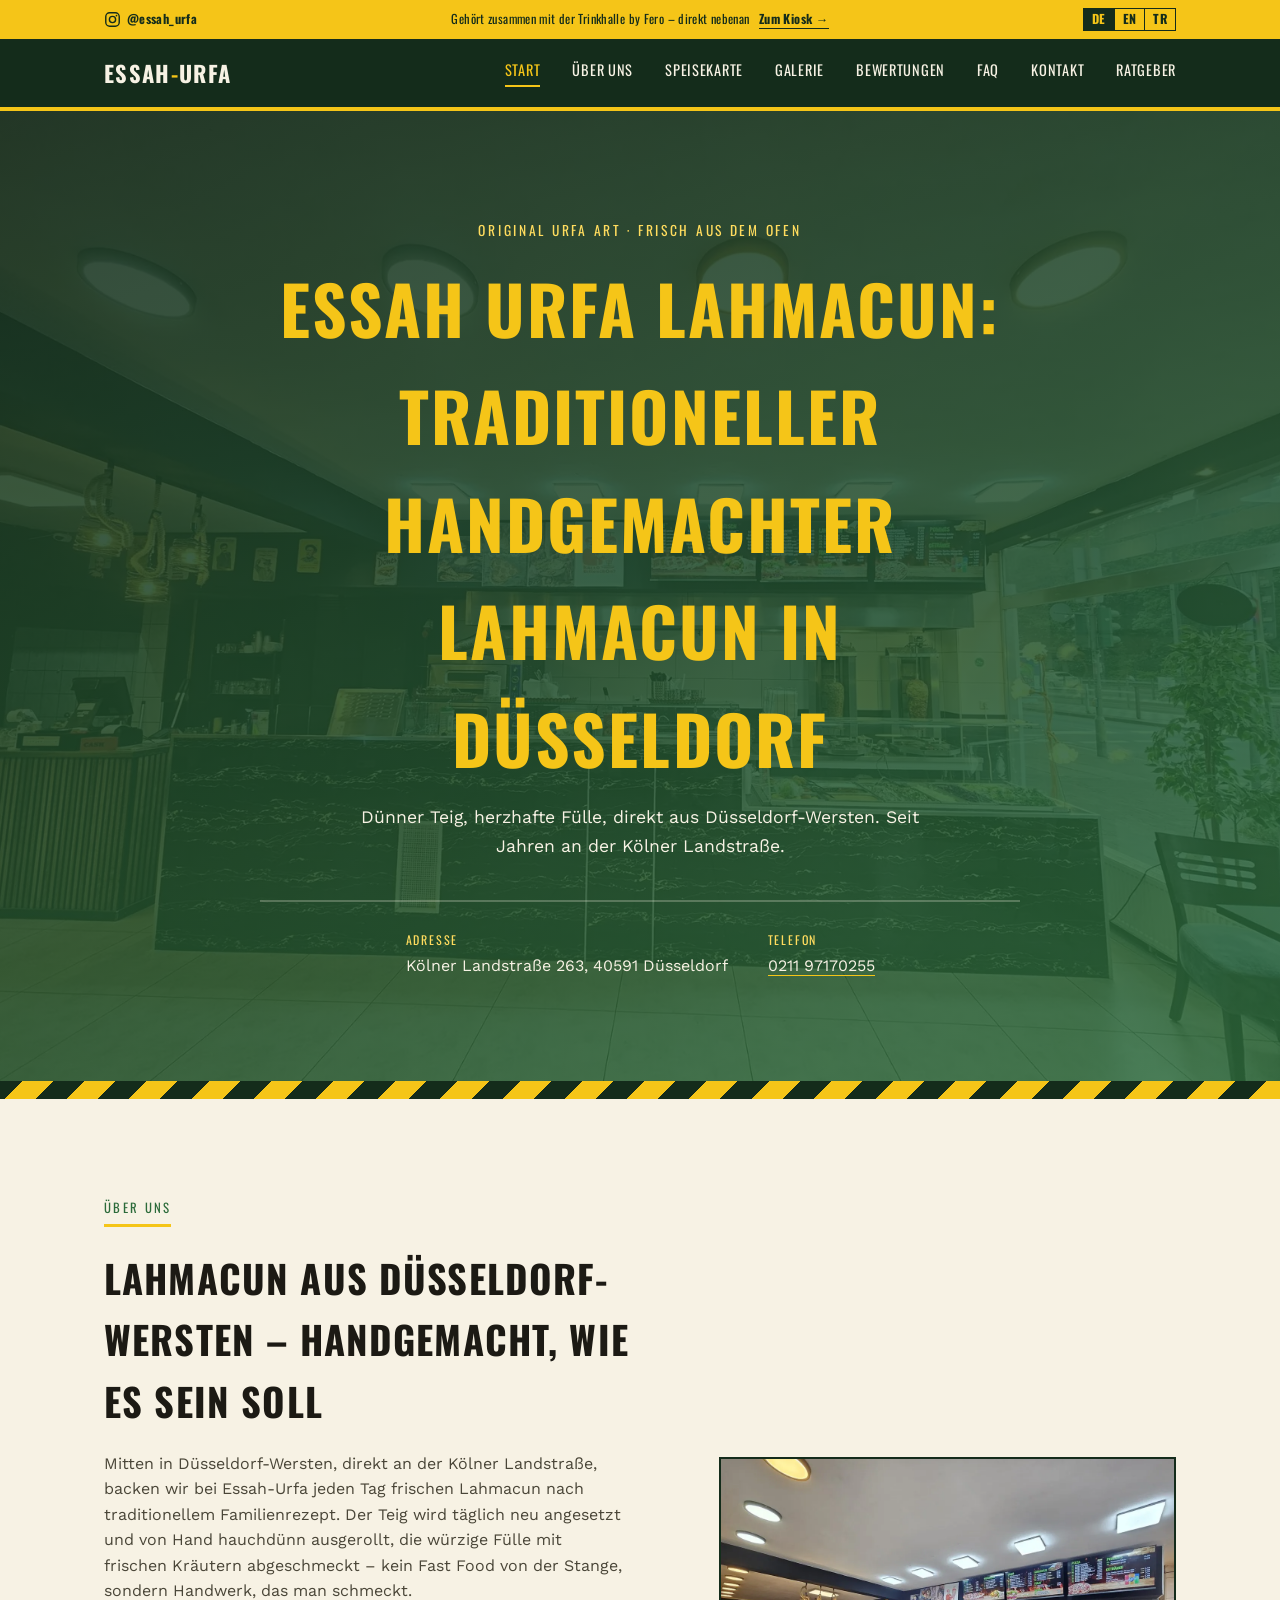
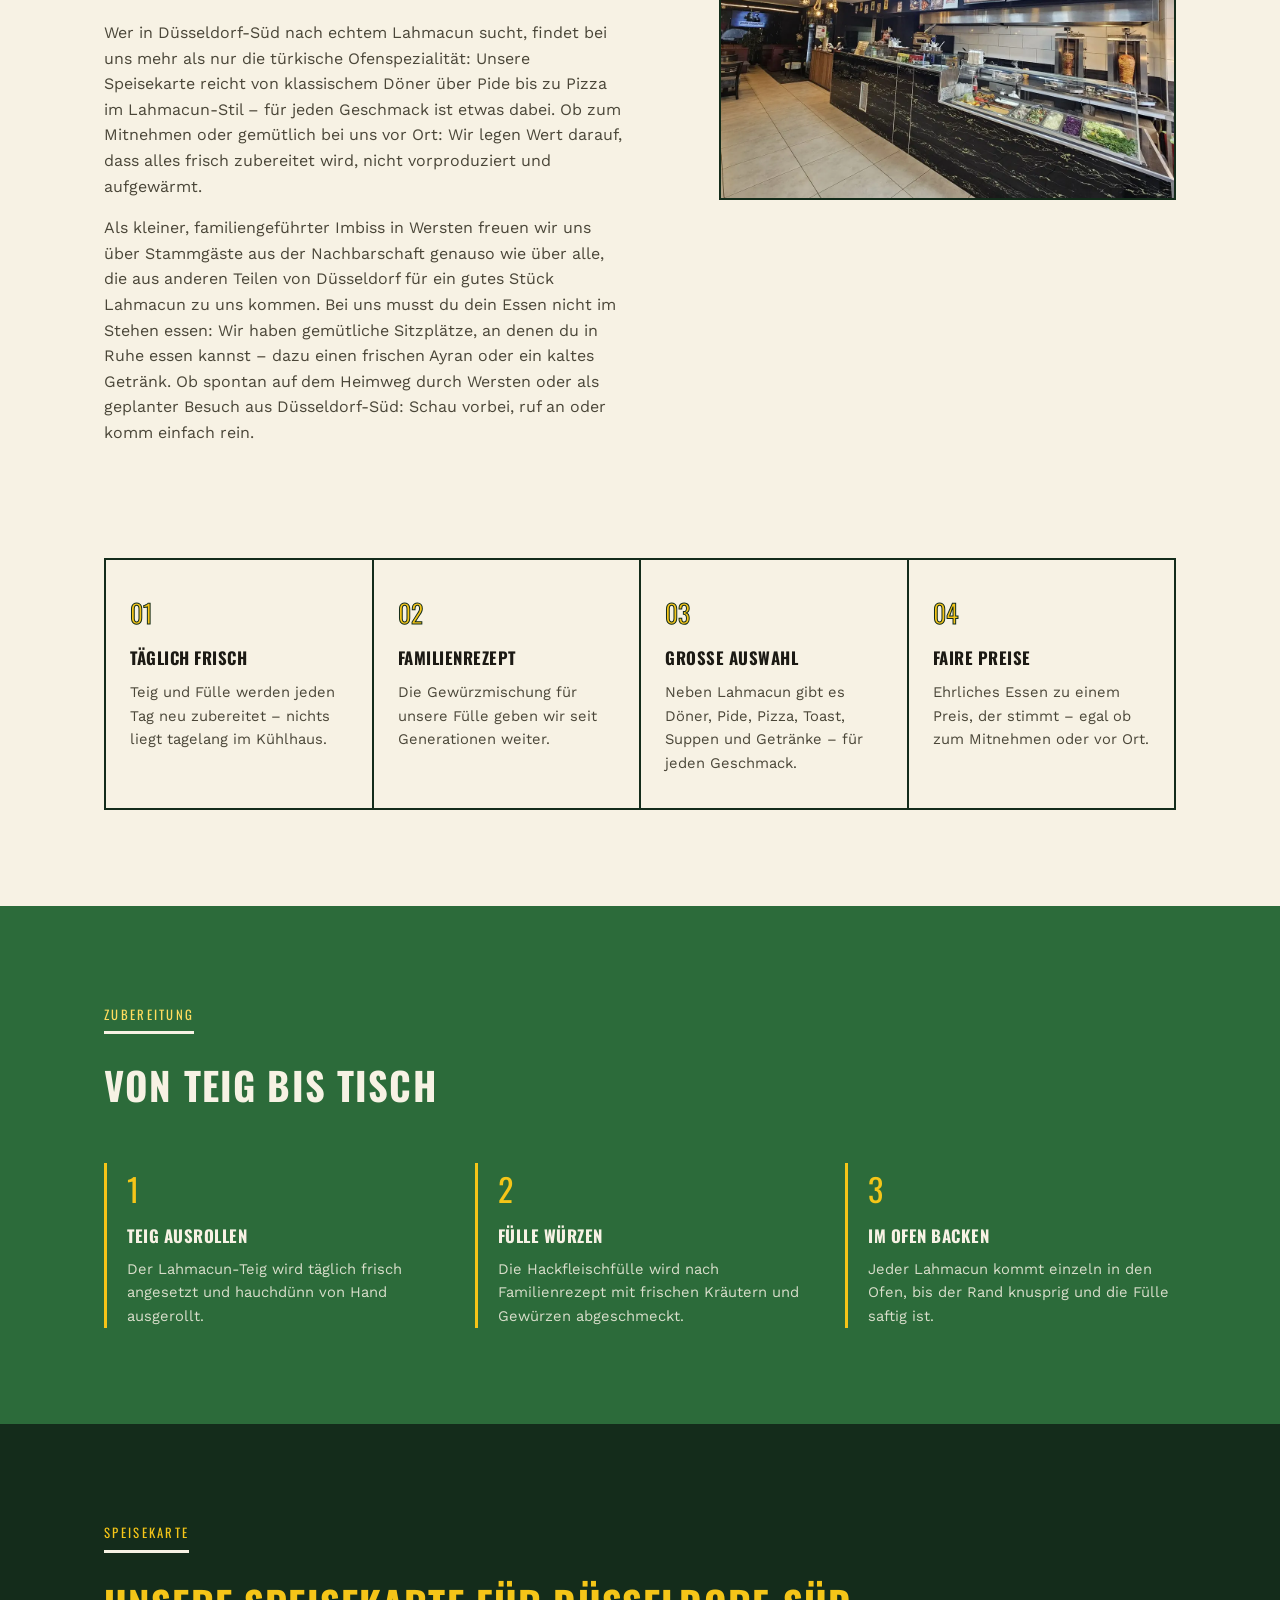
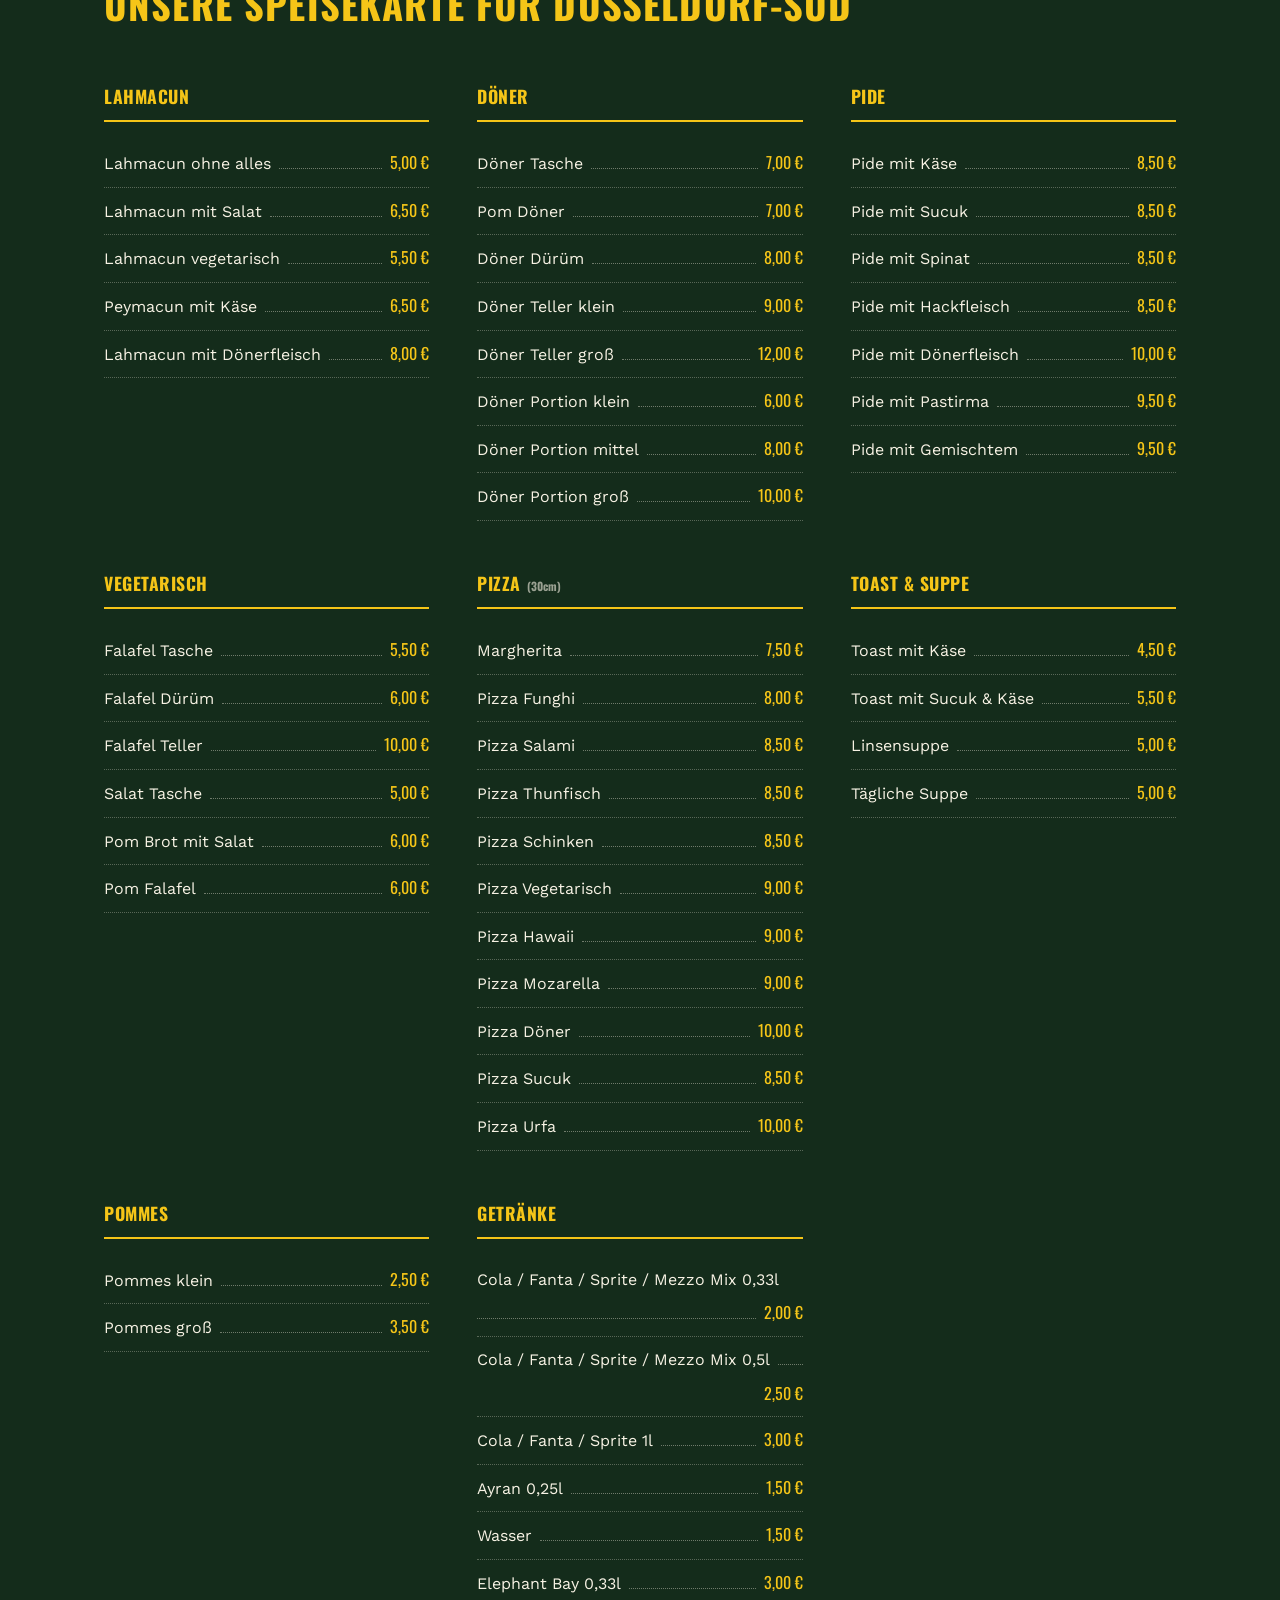
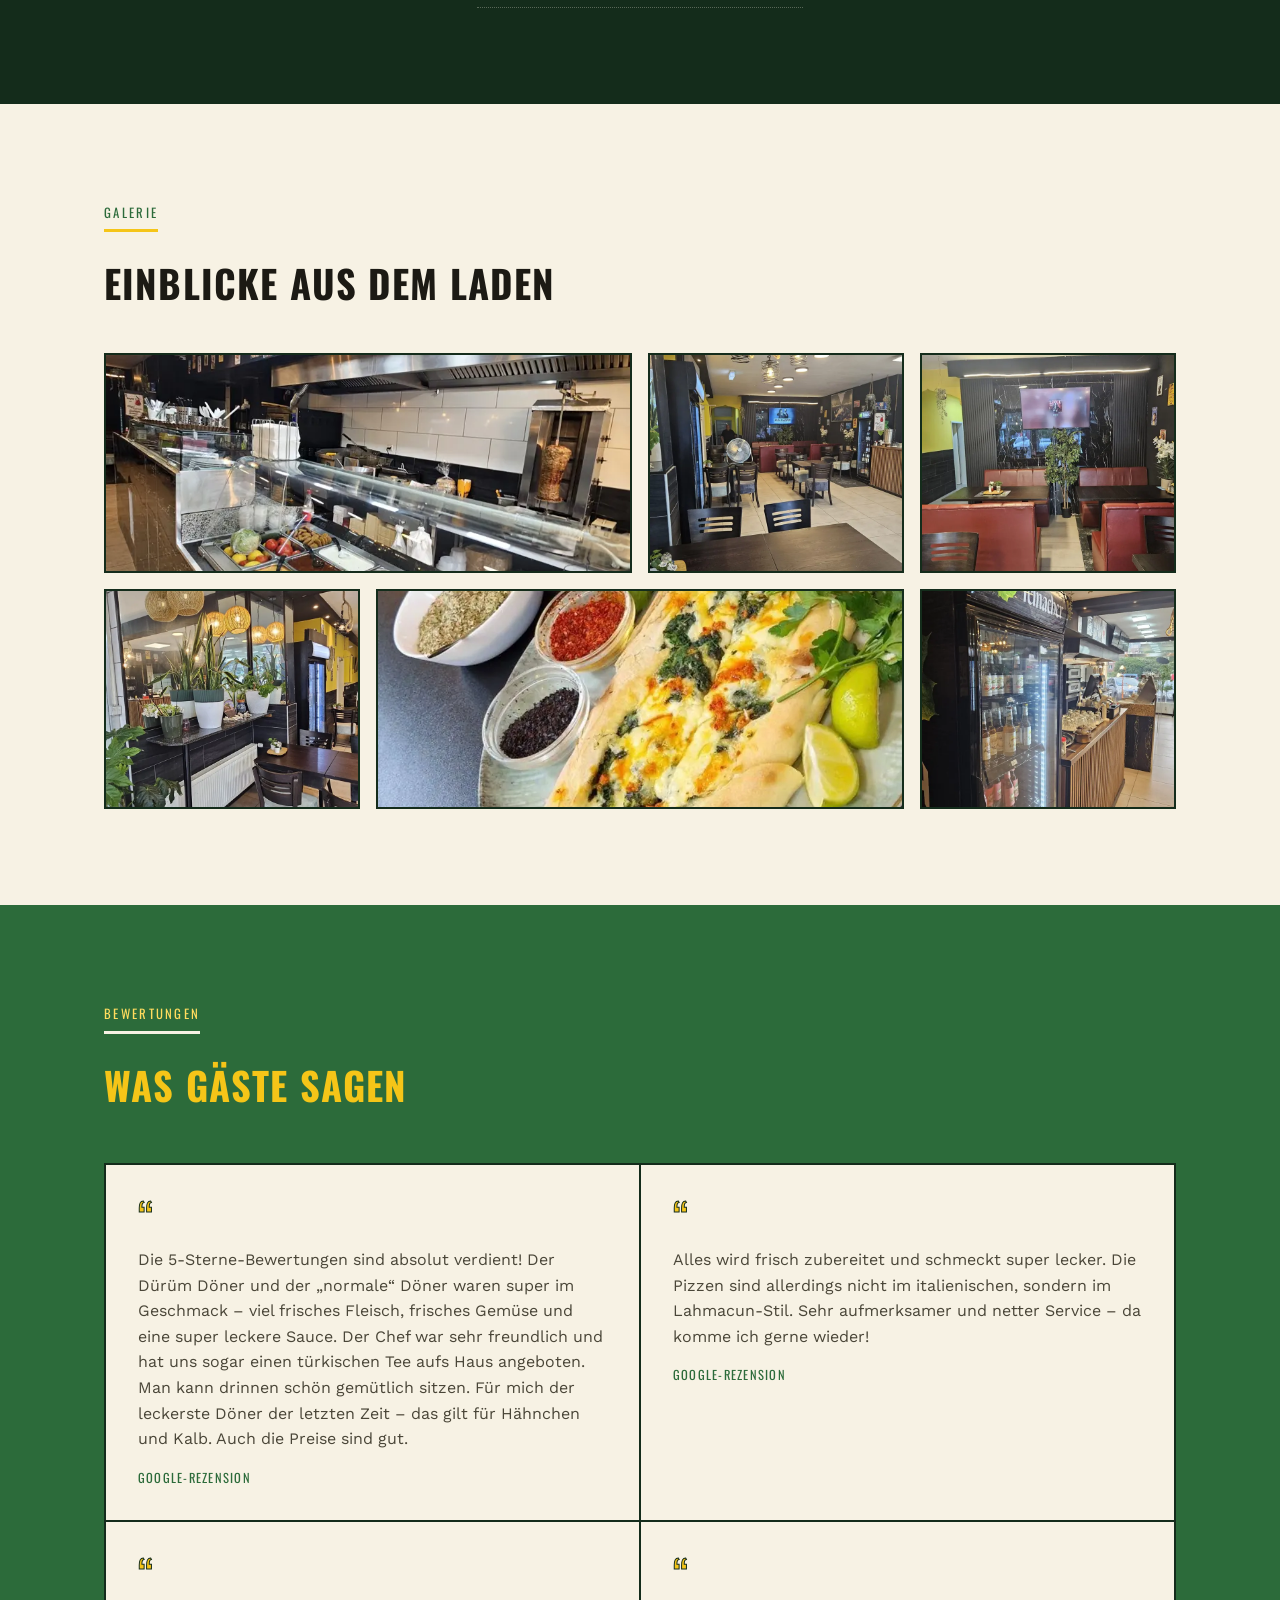
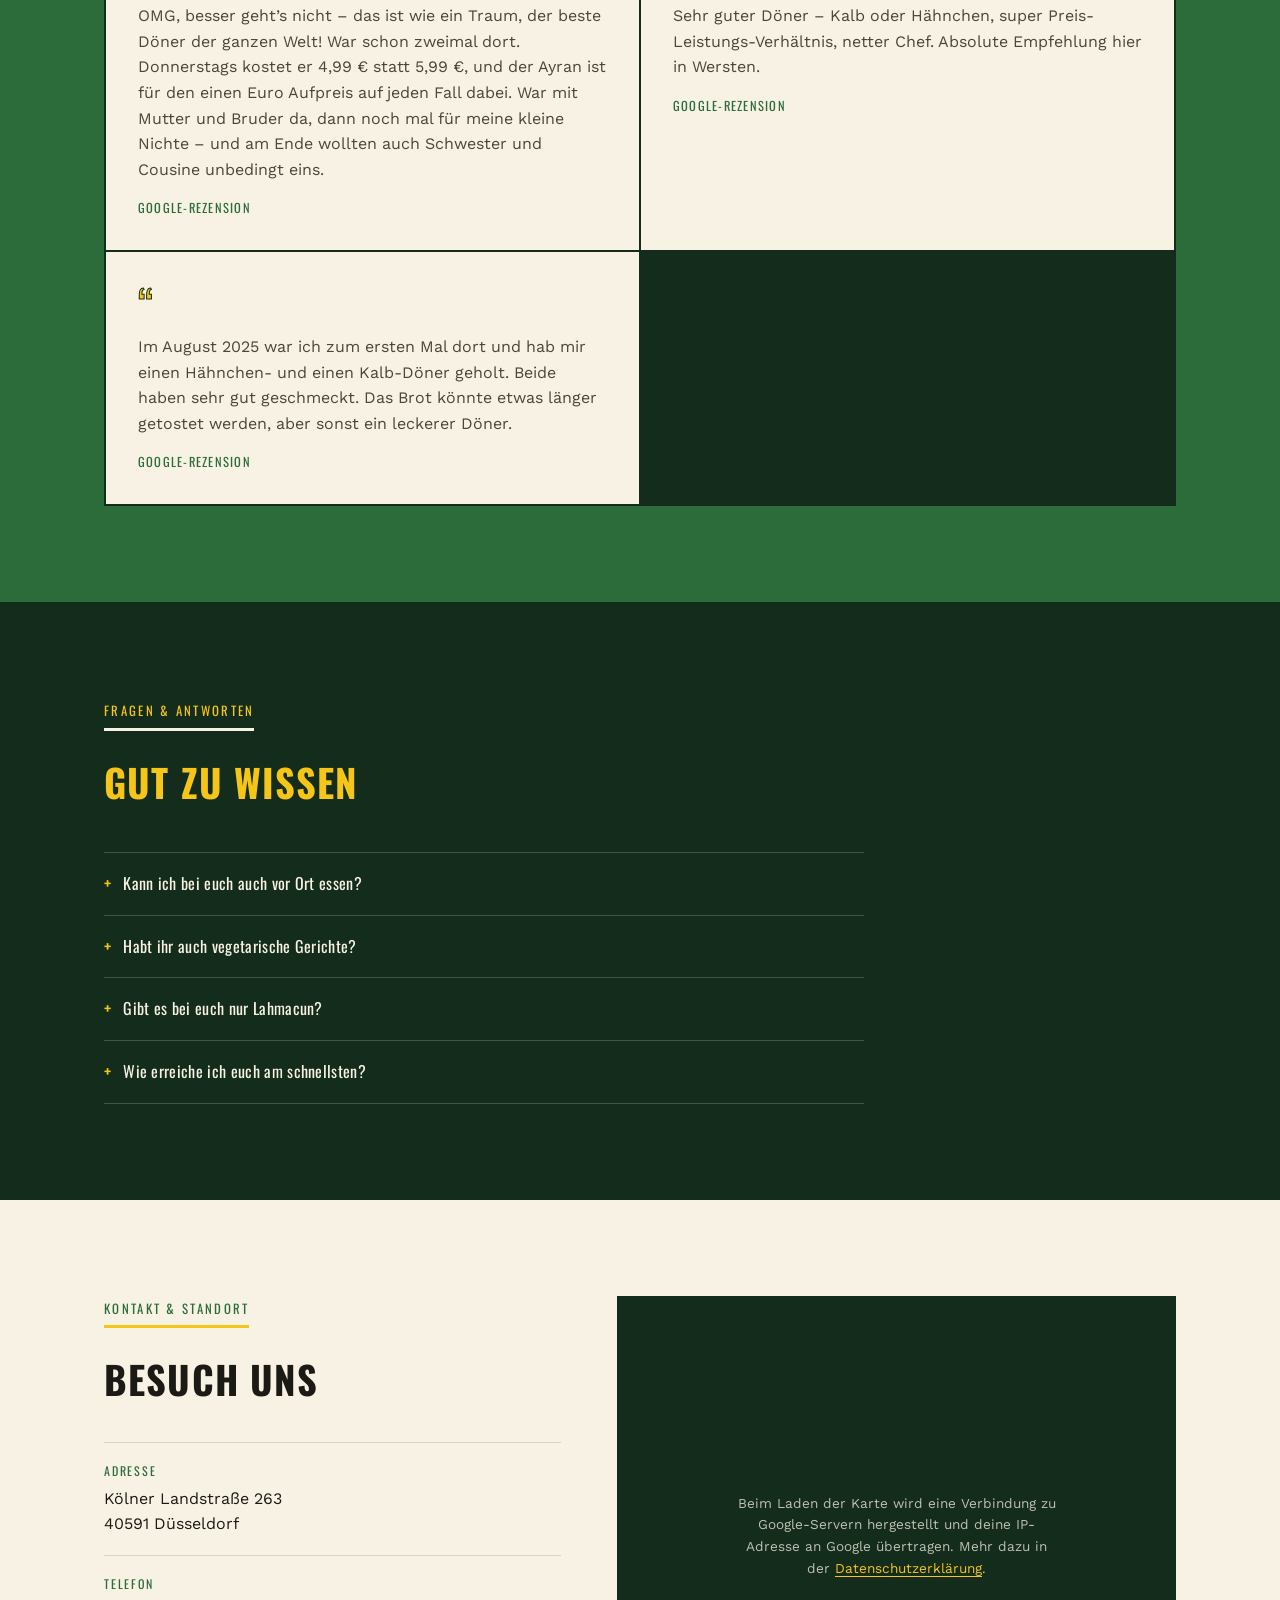
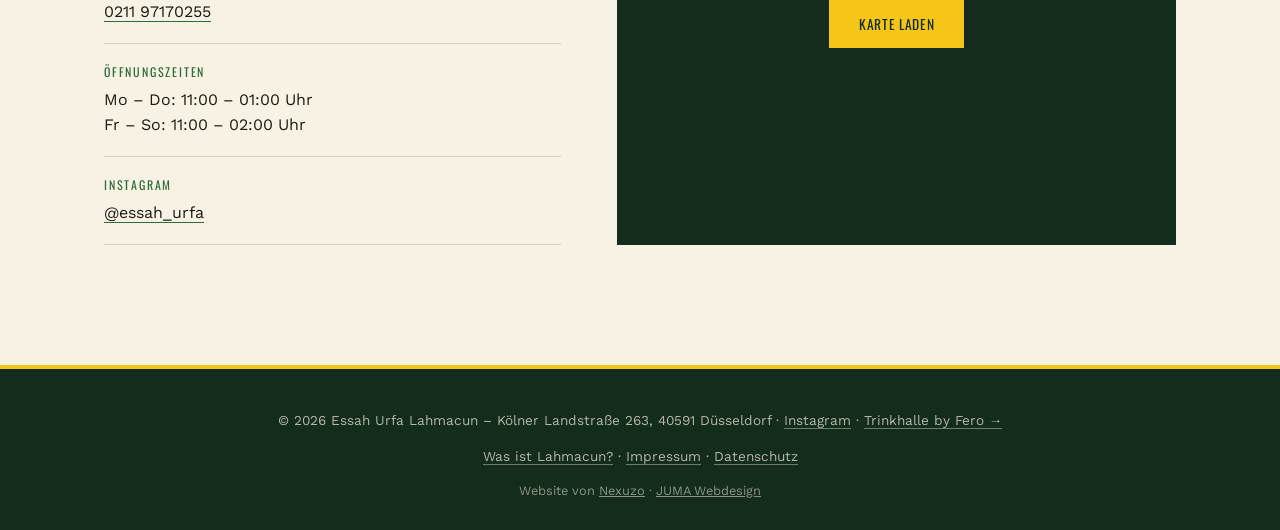
<file: index.html>
<!DOCTYPE html>
<html lang="de">
<head>
<meta charset="UTF-8">
<meta name="viewport" content="width=device-width, initial-scale=1.0">
<title>Lahmacun D&uuml;sseldorf | Essah Urfa Lahmacun in Wersten</title>
<meta name="description" content="Essah Urfa Lahmacun in D&uuml;sseldorf-Wersten: handgemachter Lahmacun nach Familienrezept, frisch aus dem Ofen. Dazu D&ouml;ner, Pide und Pizza &ndash; K&ouml;lner Landstra&szlig;e 263.">
<meta name="google-site-verification" content="DgEEw7iNzkJwMD2DHUj1GJ-_hLQJwN2ZrJ9JctJrmMQ">
<link rel="canonical" href="https://essah-urfa.de/">
<link rel="alternate" hreflang="de" href="https://essah-urfa.de/">
<link rel="alternate" hreflang="en" href="https://essah-urfa.de/en/">
<link rel="alternate" hreflang="tr" href="https://essah-urfa.de/tr/">
<link rel="alternate" hreflang="x-default" href="https://essah-urfa.de/">

<meta property="og:type" content="website">
<meta property="og:site_name" content="Essah Urfa Lahmacun">
<meta property="og:title" content="Essah Urfa Lahmacun | Bester Lahmacun in D&uuml;sseldorf">
<meta property="og:description" content="Handgemachter Lahmacun nach Familienrezept, frisch aus dem Ofen &ndash; in D&uuml;sseldorf-Wersten, K&ouml;lner Landstra&szlig;e 263.">
<meta property="og:url" content="https://essah-urfa.de/">
<meta property="og:image" content="https://essah-urfa.de/images/web/hero.jpg">
<meta property="og:locale" content="de_DE">
<meta name="twitter:card" content="summary_large_image">

<script type="application/ld+json">
{
  "@context": "https://schema.org",
  "@graph": [
    {
      "@type": "FastFoodRestaurant",
      "@id": "https://essah-urfa.de/#restaurant",
      "name": "Essah Urfa Lahmacun",
      "alternateName": [
        "Essah-Urfa",
        "Essah Urfa",
        "essah_urfa"
      ],
      "image": "https://essah-urfa.de/images/web/hero.jpg",
      "telephone": "+49 211 97170255",
      "servesCuisine": [
        "Türkisch",
        "Lahmacun",
        "Döner",
        "Pide",
        "Pizza"
      ],
      "priceRange": "€",
      "areaServed": [
        "Düsseldorf",
        "Düsseldorf-Wersten",
        "Düsseldorf-Süd"
      ],
      "address": {
        "@type": "PostalAddress",
        "streetAddress": "Kölner Landstraße 263",
        "postalCode": "40591",
        "addressLocality": "Düsseldorf",
        "addressRegion": "Nordrhein-Westfalen",
        "addressCountry": "DE"
      },
      "containedInPlace": {
        "@type": "Place",
        "name": "Düsseldorf-Wersten"
      },
      "description": "Lahmacun-Imbiss in Düsseldorf-Wersten: handgemachter Lahmacun nach Familienrezept, dazu Döner, Pide und Pizza.",
      "geo": {
        "@type": "GeoCoordinates",
        "latitude": 51.184088,
        "longitude": 6.820766
      },
      "openingHoursSpecification": [
        {
          "@type": "OpeningHoursSpecification",
          "dayOfWeek": [
            "Monday",
            "Tuesday",
            "Wednesday",
            "Thursday"
          ],
          "opens": "11:00",
          "closes": "01:00"
        },
        {
          "@type": "OpeningHoursSpecification",
          "dayOfWeek": [
            "Friday",
            "Saturday",
            "Sunday"
          ],
          "opens": "11:00",
          "closes": "02:00"
        }
      ],
      "hasMap": "https://www.google.com/maps?q=51.184088,6.820766",
      "hasMenu": {
        "@type": "Menu",
        "url": "https://essah-urfa.de/#speisekarte",
        "hasMenuSection": [
          {
            "@type": "MenuSection",
            "name": "Lahmacun",
            "hasMenuItem": [
              {
                "@type": "MenuItem",
                "name": "Lahmacun ohne alles",
                "offers": {
                  "@type": "Offer",
                  "price": "5.00",
                  "priceCurrency": "EUR"
                }
              },
              {
                "@type": "MenuItem",
                "name": "Lahmacun mit Salat",
                "offers": {
                  "@type": "Offer",
                  "price": "6.50",
                  "priceCurrency": "EUR"
                }
              },
              {
                "@type": "MenuItem",
                "name": "Lahmacun vegetarisch",
                "offers": {
                  "@type": "Offer",
                  "price": "5.50",
                  "priceCurrency": "EUR"
                }
              },
              {
                "@type": "MenuItem",
                "name": "Peymacun mit Käse",
                "offers": {
                  "@type": "Offer",
                  "price": "6.50",
                  "priceCurrency": "EUR"
                }
              },
              {
                "@type": "MenuItem",
                "name": "Lahmacun mit Dönerfleisch",
                "offers": {
                  "@type": "Offer",
                  "price": "8.00",
                  "priceCurrency": "EUR"
                }
              }
            ]
          },
          {
            "@type": "MenuSection",
            "name": "Döner",
            "hasMenuItem": [
              {
                "@type": "MenuItem",
                "name": "Döner Tasche",
                "offers": {
                  "@type": "Offer",
                  "price": "7.00",
                  "priceCurrency": "EUR"
                }
              },
              {
                "@type": "MenuItem",
                "name": "Pom Döner",
                "offers": {
                  "@type": "Offer",
                  "price": "7.00",
                  "priceCurrency": "EUR"
                }
              },
              {
                "@type": "MenuItem",
                "name": "Döner Dürüm",
                "offers": {
                  "@type": "Offer",
                  "price": "8.00",
                  "priceCurrency": "EUR"
                }
              },
              {
                "@type": "MenuItem",
                "name": "Döner Teller klein",
                "offers": {
                  "@type": "Offer",
                  "price": "9.00",
                  "priceCurrency": "EUR"
                }
              },
              {
                "@type": "MenuItem",
                "name": "Döner Teller groß",
                "offers": {
                  "@type": "Offer",
                  "price": "12.00",
                  "priceCurrency": "EUR"
                }
              },
              {
                "@type": "MenuItem",
                "name": "Döner Portion klein",
                "offers": {
                  "@type": "Offer",
                  "price": "6.00",
                  "priceCurrency": "EUR"
                }
              },
              {
                "@type": "MenuItem",
                "name": "Döner Portion mittel",
                "offers": {
                  "@type": "Offer",
                  "price": "8.00",
                  "priceCurrency": "EUR"
                }
              },
              {
                "@type": "MenuItem",
                "name": "Döner Portion groß",
                "offers": {
                  "@type": "Offer",
                  "price": "10.00",
                  "priceCurrency": "EUR"
                }
              }
            ]
          },
          {
            "@type": "MenuSection",
            "name": "Pide",
            "hasMenuItem": [
              {
                "@type": "MenuItem",
                "name": "Pide mit Käse",
                "offers": {
                  "@type": "Offer",
                  "price": "8.50",
                  "priceCurrency": "EUR"
                }
              },
              {
                "@type": "MenuItem",
                "name": "Pide mit Sucuk",
                "offers": {
                  "@type": "Offer",
                  "price": "8.50",
                  "priceCurrency": "EUR"
                }
              },
              {
                "@type": "MenuItem",
                "name": "Pide mit Spinat",
                "offers": {
                  "@type": "Offer",
                  "price": "8.50",
                  "priceCurrency": "EUR"
                }
              },
              {
                "@type": "MenuItem",
                "name": "Pide mit Hackfleisch",
                "offers": {
                  "@type": "Offer",
                  "price": "8.50",
                  "priceCurrency": "EUR"
                }
              },
              {
                "@type": "MenuItem",
                "name": "Pide mit Dönerfleisch",
                "offers": {
                  "@type": "Offer",
                  "price": "10.00",
                  "priceCurrency": "EUR"
                }
              },
              {
                "@type": "MenuItem",
                "name": "Pide mit Pastirma",
                "offers": {
                  "@type": "Offer",
                  "price": "9.50",
                  "priceCurrency": "EUR"
                }
              },
              {
                "@type": "MenuItem",
                "name": "Pide mit Gemischtem",
                "offers": {
                  "@type": "Offer",
                  "price": "9.50",
                  "priceCurrency": "EUR"
                }
              }
            ]
          },
          {
            "@type": "MenuSection",
            "name": "Vegetarisch",
            "hasMenuItem": [
              {
                "@type": "MenuItem",
                "name": "Falafel Tasche",
                "offers": {
                  "@type": "Offer",
                  "price": "5.50",
                  "priceCurrency": "EUR"
                }
              },
              {
                "@type": "MenuItem",
                "name": "Falafel Dürüm",
                "offers": {
                  "@type": "Offer",
                  "price": "6.00",
                  "priceCurrency": "EUR"
                }
              },
              {
                "@type": "MenuItem",
                "name": "Falafel Teller",
                "offers": {
                  "@type": "Offer",
                  "price": "10.00",
                  "priceCurrency": "EUR"
                }
              },
              {
                "@type": "MenuItem",
                "name": "Salat Tasche",
                "offers": {
                  "@type": "Offer",
                  "price": "5.00",
                  "priceCurrency": "EUR"
                }
              },
              {
                "@type": "MenuItem",
                "name": "Pom Brot mit Salat",
                "offers": {
                  "@type": "Offer",
                  "price": "6.00",
                  "priceCurrency": "EUR"
                }
              },
              {
                "@type": "MenuItem",
                "name": "Pom Falafel",
                "offers": {
                  "@type": "Offer",
                  "price": "6.00",
                  "priceCurrency": "EUR"
                }
              }
            ]
          },
          {
            "@type": "MenuSection",
            "name": "Pizza (30cm)",
            "hasMenuItem": [
              {
                "@type": "MenuItem",
                "name": "Margherita",
                "offers": {
                  "@type": "Offer",
                  "price": "7.50",
                  "priceCurrency": "EUR"
                }
              },
              {
                "@type": "MenuItem",
                "name": "Pizza Funghi",
                "offers": {
                  "@type": "Offer",
                  "price": "8.00",
                  "priceCurrency": "EUR"
                }
              },
              {
                "@type": "MenuItem",
                "name": "Pizza Salami",
                "offers": {
                  "@type": "Offer",
                  "price": "8.50",
                  "priceCurrency": "EUR"
                }
              },
              {
                "@type": "MenuItem",
                "name": "Pizza Thunfisch",
                "offers": {
                  "@type": "Offer",
                  "price": "8.50",
                  "priceCurrency": "EUR"
                }
              },
              {
                "@type": "MenuItem",
                "name": "Pizza Schinken",
                "offers": {
                  "@type": "Offer",
                  "price": "8.50",
                  "priceCurrency": "EUR"
                }
              },
              {
                "@type": "MenuItem",
                "name": "Pizza Vegetarisch",
                "offers": {
                  "@type": "Offer",
                  "price": "9.00",
                  "priceCurrency": "EUR"
                }
              },
              {
                "@type": "MenuItem",
                "name": "Pizza Hawaii",
                "offers": {
                  "@type": "Offer",
                  "price": "9.00",
                  "priceCurrency": "EUR"
                }
              },
              {
                "@type": "MenuItem",
                "name": "Pizza Mozarella",
                "offers": {
                  "@type": "Offer",
                  "price": "9.00",
                  "priceCurrency": "EUR"
                }
              },
              {
                "@type": "MenuItem",
                "name": "Pizza Döner",
                "offers": {
                  "@type": "Offer",
                  "price": "10.00",
                  "priceCurrency": "EUR"
                }
              },
              {
                "@type": "MenuItem",
                "name": "Pizza Sucuk",
                "offers": {
                  "@type": "Offer",
                  "price": "8.50",
                  "priceCurrency": "EUR"
                }
              },
              {
                "@type": "MenuItem",
                "name": "Pizza Urfa",
                "offers": {
                  "@type": "Offer",
                  "price": "10.00",
                  "priceCurrency": "EUR"
                }
              }
            ]
          },
          {
            "@type": "MenuSection",
            "name": "Toast & Suppe",
            "hasMenuItem": [
              {
                "@type": "MenuItem",
                "name": "Toast mit Käse",
                "offers": {
                  "@type": "Offer",
                  "price": "4.50",
                  "priceCurrency": "EUR"
                }
              },
              {
                "@type": "MenuItem",
                "name": "Toast mit Sucuk & Käse",
                "offers": {
                  "@type": "Offer",
                  "price": "5.50",
                  "priceCurrency": "EUR"
                }
              },
              {
                "@type": "MenuItem",
                "name": "Linsensuppe",
                "offers": {
                  "@type": "Offer",
                  "price": "5.00",
                  "priceCurrency": "EUR"
                }
              },
              {
                "@type": "MenuItem",
                "name": "Tägliche Suppe",
                "offers": {
                  "@type": "Offer",
                  "price": "5.00",
                  "priceCurrency": "EUR"
                }
              }
            ]
          },
          {
            "@type": "MenuSection",
            "name": "Pommes",
            "hasMenuItem": [
              {
                "@type": "MenuItem",
                "name": "Pommes klein",
                "offers": {
                  "@type": "Offer",
                  "price": "2.50",
                  "priceCurrency": "EUR"
                }
              },
              {
                "@type": "MenuItem",
                "name": "Pommes groß",
                "offers": {
                  "@type": "Offer",
                  "price": "3.50",
                  "priceCurrency": "EUR"
                }
              }
            ]
          },
          {
            "@type": "MenuSection",
            "name": "Getränke",
            "hasMenuItem": [
              {
                "@type": "MenuItem",
                "name": "Cola / Fanta / Sprite / Mezzo Mix 0,33l",
                "offers": {
                  "@type": "Offer",
                  "price": "2.00",
                  "priceCurrency": "EUR"
                }
              },
              {
                "@type": "MenuItem",
                "name": "Cola / Fanta / Sprite / Mezzo Mix 0,5l",
                "offers": {
                  "@type": "Offer",
                  "price": "2.50",
                  "priceCurrency": "EUR"
                }
              },
              {
                "@type": "MenuItem",
                "name": "Cola / Fanta / Sprite 1l",
                "offers": {
                  "@type": "Offer",
                  "price": "3.00",
                  "priceCurrency": "EUR"
                }
              },
              {
                "@type": "MenuItem",
                "name": "Ayran 0,25l",
                "offers": {
                  "@type": "Offer",
                  "price": "1.50",
                  "priceCurrency": "EUR"
                }
              },
              {
                "@type": "MenuItem",
                "name": "Wasser",
                "offers": {
                  "@type": "Offer",
                  "price": "1.50",
                  "priceCurrency": "EUR"
                }
              },
              {
                "@type": "MenuItem",
                "name": "Elephant Bay 0,33l",
                "offers": {
                  "@type": "Offer",
                  "price": "3.00",
                  "priceCurrency": "EUR"
                }
              }
            ]
          }
        ]
      },
      "sameAs": [
        "https://www.instagram.com/essah_urfa/"
      ],
      "url": "https://essah-urfa.de/"
    },
    {
      "@type": "WebSite",
      "@id": "https://essah-urfa.de/#website",
      "name": "Essah Urfa Lahmacun",
      "alternateName": [
        "Essah-Urfa",
        "Essah Urfa"
      ],
      "url": "https://essah-urfa.de/",
      "publisher": {
        "@id": "https://essah-urfa.de/#restaurant"
      }
    }
  ]
}
</script>
<script type="application/ld+json" id="ld-faq">
{
  "@context": "https://schema.org",
  "@type": "FAQPage",
  "mainEntity": [
    {
      "@type": "Question",
      "name": "Kann ich bei euch auch vor Ort essen?",
      "acceptedAnswer": {
        "@type": "Answer",
        "text": "Ja, wir haben gemütliche Sitzplätze – auch direkt am Fenster mit Blick zur Straße."
      }
    },
    {
      "@type": "Question",
      "name": "Habt ihr auch vegetarische Gerichte?",
      "acceptedAnswer": {
        "@type": "Answer",
        "text": "Klar. Zum Beispiel Falafel Tasche, Falafel Dürüm, Falafel Teller oder Lahmacun vegetarisch."
      }
    },
    {
      "@type": "Question",
      "name": "Gibt es bei euch nur Lahmacun?",
      "acceptedAnswer": {
        "@type": "Answer",
        "text": "Nein. Neben Lahmacun findest du bei uns Döner, Pide, Pizza, Toast, Suppen, Pommes und Getränke. Was Lahmacun von Döner und Pide unterscheidet, erklären wir in unserem Lahmacun-Ratgeber."
      }
    },
    {
      "@type": "Question",
      "name": "Wie erreiche ich euch am schnellsten?",
      "acceptedAnswer": {
        "@type": "Answer",
        "text": "Ruf uns einfach an unter 0211 97170255 oder komm direkt vorbei an der Kölner Landstraße 263 in Düsseldorf."
      }
    }
  ]
}
</script>

<link rel="stylesheet" href="css/style.css">
</head>
<body>

<div class="top-banner">
  <div class="section-inner top-banner-inner top-banner-inner--split">
    <a class="top-banner-social" href="https://www.instagram.com/essah_urfa/" target="_blank" rel="noopener" aria-label="Essah Urfa auf Instagram">
      <svg viewBox="0 0 24 24" aria-hidden="true"><rect x="2.5" y="2.5" width="19" height="19" rx="5.5"/><circle cx="12" cy="12" r="4.4"/><circle cx="17.6" cy="6.4" r="1.2" class="dot"/></svg>
      <span>@essah_urfa</span>
    </a>
    <p class="top-banner-cross">Geh&ouml;rt zusammen mit der Trinkhalle by Fero &ndash; direkt nebenan <a href="kiosk.html">Zum Kiosk &rarr;</a></p>
    <nav class="lang-switch" aria-label="Sprache w&auml;hlen">
      <a href="./" hreflang="de" lang="de" aria-current="page">DE</a>
      <a href="en/" hreflang="en" lang="en">EN</a>
      <a href="tr/" hreflang="tr" lang="tr">TR</a>
    </nav>
  </div>
</div>

<header class="site-header" id="top">
  <div class="header-inner">
    <a href="#top" class="logo">ESSAH<span>-</span>URFA</a>
    <button class="nav-toggle" id="navToggle" aria-label="Men&uuml; &ouml;ffnen" aria-expanded="false">
      <span></span><span></span><span></span>
    </button>
    <nav class="main-nav" id="mainNav">
      <a href="#start">Start</a>
      <a href="#ueber-uns">&Uuml;ber uns</a>
      <a href="#speisekarte">Speisekarte</a>
      <a href="#galerie">Galerie</a>
      <a href="#bewertungen">Bewertungen</a>
      <a href="#faq">FAQ</a>
      <a href="#kontakt">Kontakt</a>
      <a href="was-ist-lahmacun.html">Ratgeber</a>
    </nav>
  </div>
</header>

<main>

  <section class="hero" id="start" style="background-image: linear-gradient(160deg, rgba(20,44,27,0.88), rgba(44,107,58,0.82)), url('images/web/hero.webp');">
    <div class="hero-content">
      <p class="hero-eyebrow">Original Urfa Art &middot; frisch aus dem Ofen</p>
      <h1>Essah Urfa Lahmacun: Traditioneller handgemachter Lahmacun in D&uuml;sseldorf</h1>
      <p class="hero-text">D&uuml;nner Teig, herzhafte F&uuml;lle, direkt aus D&uuml;sseldorf-Wersten. Seit Jahren an der K&ouml;lner Landstra&szlig;e.</p>
      <div class="hero-facts">
        <div class="hero-fact">
          <span class="fact-label">Adresse</span>
          <span class="fact-value">K&ouml;lner Landstra&szlig;e 263, 40591 D&uuml;sseldorf</span>
        </div>
        <div class="hero-fact">
          <span class="fact-label">Telefon</span>
          <span class="fact-value"><a href="tel:+4921197170255">0211 97170255</a></span>
        </div>
      </div>
    </div>
    <div class="hero-stripe" aria-hidden="true"></div>
  </section>

  <section class="about" id="ueber-uns">
    <div class="section-inner about-grid">
      <div class="about-text">
        <span class="section-kicker">&Uuml;ber uns</span>
        <h2>Lahmacun aus D&uuml;sseldorf-Wersten &ndash; handgemacht, wie es sein soll</h2>
        <p>Mitten in D&uuml;sseldorf-Wersten, direkt an der K&ouml;lner Landstra&szlig;e, backen wir bei Essah-Urfa jeden Tag frischen Lahmacun nach traditionellem Familienrezept. Der Teig wird t&auml;glich neu angesetzt und von Hand hauchd&uuml;nn ausgerollt, die w&uuml;rzige F&uuml;lle mit frischen Kr&auml;utern abgeschmeckt &ndash; kein Fast Food von der Stange, sondern Handwerk, das man schmeckt.</p>
        <p>Wer in D&uuml;sseldorf-S&uuml;d nach echtem Lahmacun sucht, findet bei uns mehr als nur die t&uuml;rkische Ofenspezialit&auml;t: Unsere Speisekarte reicht von klassischem D&ouml;ner &uuml;ber Pide bis zu Pizza im Lahmacun-Stil &ndash; f&uuml;r jeden Geschmack ist etwas dabei. Ob zum Mitnehmen oder gem&uuml;tlich bei uns vor Ort: Wir legen Wert darauf, dass alles frisch zubereitet wird, nicht vorproduziert und aufgew&auml;rmt.</p>
        <p>Als kleiner, familiengef&uuml;hrter Imbiss in Wersten freuen wir uns &uuml;ber Stammg&auml;ste aus der Nachbarschaft genauso wie &uuml;ber alle, die aus anderen Teilen von D&uuml;sseldorf f&uuml;r ein gutes St&uuml;ck Lahmacun zu uns kommen. Bei uns musst du dein Essen nicht im Stehen essen: Wir haben gem&uuml;tliche Sitzpl&auml;tze, an denen du in Ruhe essen kannst &ndash; dazu einen frischen Ayran oder ein kaltes Getr&auml;nk. Ob spontan auf dem Heimweg durch Wersten oder als geplanter Besuch aus D&uuml;sseldorf-S&uuml;d: Schau vorbei, ruf an oder komm einfach rein.</p>
      </div>
      <div class="about-media">
        <img src="images/web/about.webp" width="1200" height="900" alt="Theke bei Essah Urfa Lahmacun in D&uuml;sseldorf-Wersten mit frischen Zutaten und D&ouml;nerspie&szlig;" loading="lazy">
      </div>
    </div>
  </section>

  <section class="usp">
    <div class="section-inner">
      <h2 class="visually-hidden">Warum Essah Urfa?</h2>
      <div class="usp-grid">
        <div class="usp-card">
          <span class="usp-number">01</span>
          <h3>T&auml;glich frisch</h3>
          <p>Teig und F&uuml;lle werden jeden Tag neu zubereitet &ndash; nichts liegt tagelang im K&uuml;hlhaus.</p>
        </div>
        <div class="usp-card">
          <span class="usp-number">02</span>
          <h3>Familienrezept</h3>
          <p>Die Gew&uuml;rzmischung f&uuml;r unsere F&uuml;lle geben wir seit Generationen weiter.</p>
        </div>
        <div class="usp-card">
          <span class="usp-number">03</span>
          <h3>Gro&szlig;e Auswahl</h3>
          <p>Neben Lahmacun gibt es D&ouml;ner, Pide, Pizza, Toast, Suppen und Getr&auml;nke &ndash; f&uuml;r jeden Geschmack.</p>
        </div>
        <div class="usp-card">
          <span class="usp-number">04</span>
          <h3>Faire Preise</h3>
          <p>Ehrliches Essen zu einem Preis, der stimmt &ndash; egal ob zum Mitnehmen oder vor Ort.</p>
        </div>
      </div>
    </div>
  </section>

  <section class="process" id="zubereitung">
    <div class="section-inner">
      <span class="section-kicker">Zubereitung</span>
      <h2>Von Teig bis Tisch</h2>
      <div class="process-grid">
        <div class="process-step">
          <span class="process-step-number">1</span>
          <h3>Teig ausrollen</h3>
          <p>Der Lahmacun-Teig wird t&auml;glich frisch angesetzt und hauchd&uuml;nn von Hand ausgerollt.</p>
        </div>
        <div class="process-step">
          <span class="process-step-number">2</span>
          <h3>F&uuml;lle w&uuml;rzen</h3>
          <p>Die Hackfleischf&uuml;lle wird nach Familienrezept mit frischen Kr&auml;utern und Gew&uuml;rzen abgeschmeckt.</p>
        </div>
        <div class="process-step">
          <span class="process-step-number">3</span>
          <h3>Im Ofen backen</h3>
          <p>Jeder Lahmacun kommt einzeln in den Ofen, bis der Rand knusprig und die F&uuml;lle saftig ist.</p>
        </div>
      </div>
    </div>
  </section>

  <section class="menu" id="speisekarte">
    <div class="section-inner">
      <span class="section-kicker section-kicker--light">Speisekarte</span>
      <h2 class="menu-heading">Unsere Speisekarte f&uuml;r D&uuml;sseldorf-S&uuml;d</h2>

      <div class="menu-grid">
        <div class="menu-group">
          <h3>Lahmacun</h3>
          <ul class="menu-list">
            <li><span class="menu-item-name">Lahmacun ohne alles</span><span class="menu-item-line"></span><span class="menu-item-price">5,00 &euro;</span></li>
            <li><span class="menu-item-name">Lahmacun mit Salat</span><span class="menu-item-line"></span><span class="menu-item-price">6,50 &euro;</span></li>
            <li><span class="menu-item-name">Lahmacun vegetarisch</span><span class="menu-item-line"></span><span class="menu-item-price">5,50 &euro;</span></li>
            <li><span class="menu-item-name">Peymacun mit K&auml;se</span><span class="menu-item-line"></span><span class="menu-item-price">6,50 &euro;</span></li>
            <li><span class="menu-item-name">Lahmacun mit D&ouml;nerfleisch</span><span class="menu-item-line"></span><span class="menu-item-price">8,00 &euro;</span></li>
          </ul>
        </div>

        <div class="menu-group">
          <h3>D&ouml;ner</h3>
          <ul class="menu-list">
            <li><span class="menu-item-name">D&ouml;ner Tasche</span><span class="menu-item-line"></span><span class="menu-item-price">7,00 &euro;</span></li>
            <li><span class="menu-item-name">Pom D&ouml;ner</span><span class="menu-item-line"></span><span class="menu-item-price">7,00 &euro;</span></li>
            <li><span class="menu-item-name">D&ouml;ner D&uuml;r&uuml;m</span><span class="menu-item-line"></span><span class="menu-item-price">8,00 &euro;</span></li>
            <li><span class="menu-item-name">D&ouml;ner Teller klein</span><span class="menu-item-line"></span><span class="menu-item-price">9,00 &euro;</span></li>
            <li><span class="menu-item-name">D&ouml;ner Teller gro&szlig;</span><span class="menu-item-line"></span><span class="menu-item-price">12,00 &euro;</span></li>
            <li><span class="menu-item-name">D&ouml;ner Portion klein</span><span class="menu-item-line"></span><span class="menu-item-price">6,00 &euro;</span></li>
            <li><span class="menu-item-name">D&ouml;ner Portion mittel</span><span class="menu-item-line"></span><span class="menu-item-price">8,00 &euro;</span></li>
            <li><span class="menu-item-name">D&ouml;ner Portion gro&szlig;</span><span class="menu-item-line"></span><span class="menu-item-price">10,00 &euro;</span></li>
          </ul>
        </div>

        <div class="menu-group">
          <h3>Pide</h3>
          <ul class="menu-list">
            <li><span class="menu-item-name">Pide mit K&auml;se</span><span class="menu-item-line"></span><span class="menu-item-price">8,50 &euro;</span></li>
            <li><span class="menu-item-name">Pide mit Sucuk</span><span class="menu-item-line"></span><span class="menu-item-price">8,50 &euro;</span></li>
            <li><span class="menu-item-name">Pide mit Spinat</span><span class="menu-item-line"></span><span class="menu-item-price">8,50 &euro;</span></li>
            <li><span class="menu-item-name">Pide mit Hackfleisch</span><span class="menu-item-line"></span><span class="menu-item-price">8,50 &euro;</span></li>
            <li><span class="menu-item-name">Pide mit D&ouml;nerfleisch</span><span class="menu-item-line"></span><span class="menu-item-price">10,00 &euro;</span></li>
            <li><span class="menu-item-name">Pide mit Pastirma</span><span class="menu-item-line"></span><span class="menu-item-price">9,50 &euro;</span></li>
            <li><span class="menu-item-name">Pide mit Gemischtem</span><span class="menu-item-line"></span><span class="menu-item-price">9,50 &euro;</span></li>
          </ul>
        </div>

        <div class="menu-group">
          <h3>Vegetarisch</h3>
          <ul class="menu-list">
            <li><span class="menu-item-name">Falafel Tasche</span><span class="menu-item-line"></span><span class="menu-item-price">5,50 &euro;</span></li>
            <li><span class="menu-item-name">Falafel D&uuml;r&uuml;m</span><span class="menu-item-line"></span><span class="menu-item-price">6,00 &euro;</span></li>
            <li><span class="menu-item-name">Falafel Teller</span><span class="menu-item-line"></span><span class="menu-item-price">10,00 &euro;</span></li>
            <li><span class="menu-item-name">Salat Tasche</span><span class="menu-item-line"></span><span class="menu-item-price">5,00 &euro;</span></li>
            <li><span class="menu-item-name">Pom Brot mit Salat</span><span class="menu-item-line"></span><span class="menu-item-price">6,00 &euro;</span></li>
            <li><span class="menu-item-name">Pom Falafel</span><span class="menu-item-line"></span><span class="menu-item-price">6,00 &euro;</span></li>
          </ul>
        </div>

        <div class="menu-group">
          <h3>Pizza <small>(30cm)</small></h3>
          <ul class="menu-list">
            <li><span class="menu-item-name">Margherita</span><span class="menu-item-line"></span><span class="menu-item-price">7,50 &euro;</span></li>
            <li><span class="menu-item-name">Pizza Funghi</span><span class="menu-item-line"></span><span class="menu-item-price">8,00 &euro;</span></li>
            <li><span class="menu-item-name">Pizza Salami</span><span class="menu-item-line"></span><span class="menu-item-price">8,50 &euro;</span></li>
            <li><span class="menu-item-name">Pizza Thunfisch</span><span class="menu-item-line"></span><span class="menu-item-price">8,50 &euro;</span></li>
            <li><span class="menu-item-name">Pizza Schinken</span><span class="menu-item-line"></span><span class="menu-item-price">8,50 &euro;</span></li>
            <li><span class="menu-item-name">Pizza Vegetarisch</span><span class="menu-item-line"></span><span class="menu-item-price">9,00 &euro;</span></li>
            <li><span class="menu-item-name">Pizza Hawaii</span><span class="menu-item-line"></span><span class="menu-item-price">9,00 &euro;</span></li>
            <li><span class="menu-item-name">Pizza Mozarella</span><span class="menu-item-line"></span><span class="menu-item-price">9,00 &euro;</span></li>
            <li><span class="menu-item-name">Pizza D&ouml;ner</span><span class="menu-item-line"></span><span class="menu-item-price">10,00 &euro;</span></li>
            <li><span class="menu-item-name">Pizza Sucuk</span><span class="menu-item-line"></span><span class="menu-item-price">8,50 &euro;</span></li>
            <li><span class="menu-item-name">Pizza Urfa</span><span class="menu-item-line"></span><span class="menu-item-price">10,00 &euro;</span></li>
          </ul>
        </div>

        <div class="menu-group">
          <h3>Toast &amp; Suppe</h3>
          <ul class="menu-list">
            <li><span class="menu-item-name">Toast mit K&auml;se</span><span class="menu-item-line"></span><span class="menu-item-price">4,50 &euro;</span></li>
            <li><span class="menu-item-name">Toast mit Sucuk &amp; K&auml;se</span><span class="menu-item-line"></span><span class="menu-item-price">5,50 &euro;</span></li>
            <li><span class="menu-item-name">Linsensuppe</span><span class="menu-item-line"></span><span class="menu-item-price">5,00 &euro;</span></li>
            <li><span class="menu-item-name">T&auml;gliche Suppe</span><span class="menu-item-line"></span><span class="menu-item-price">5,00 &euro;</span></li>
          </ul>
        </div>

        <div class="menu-group">
          <h3>Pommes</h3>
          <ul class="menu-list">
            <li><span class="menu-item-name">Pommes klein</span><span class="menu-item-line"></span><span class="menu-item-price">2,50 &euro;</span></li>
            <li><span class="menu-item-name">Pommes gro&szlig;</span><span class="menu-item-line"></span><span class="menu-item-price">3,50 &euro;</span></li>
          </ul>
        </div>

        <div class="menu-group">
          <h3>Getr&auml;nke</h3>
          <ul class="menu-list">
            <li><span class="menu-item-name">Cola / Fanta / Sprite / Mezzo Mix 0,33l</span><span class="menu-item-line"></span><span class="menu-item-price">2,00 &euro;</span></li>
            <li><span class="menu-item-name">Cola / Fanta / Sprite / Mezzo Mix 0,5l</span><span class="menu-item-line"></span><span class="menu-item-price">2,50 &euro;</span></li>
            <li><span class="menu-item-name">Cola / Fanta / Sprite 1l</span><span class="menu-item-line"></span><span class="menu-item-price">3,00 &euro;</span></li>
            <li><span class="menu-item-name">Ayran 0,25l</span><span class="menu-item-line"></span><span class="menu-item-price">1,50 &euro;</span></li>
            <li><span class="menu-item-name">Wasser</span><span class="menu-item-line"></span><span class="menu-item-price">1,50 &euro;</span></li>
            <li><span class="menu-item-name">Elephant Bay 0,33l</span><span class="menu-item-line"></span><span class="menu-item-price">3,00 &euro;</span></li>
          </ul>
        </div>
      </div>
    </div>
  </section>

  <section class="gallery" id="galerie">
    <div class="section-inner">
      <span class="section-kicker">Galerie</span>
      <h2>Einblicke aus dem Laden</h2>
      <div class="gallery-grid">
        <div class="gallery-item gallery-item--wide">
          <img src="images/web/gallery-1.webp" width="750" height="1000" alt="Frische Salate und Zutaten f&uuml;r Lahmacun und D&ouml;ner an der Theke von Essah Urfa" loading="lazy">
        </div>
        <div class="gallery-item">
          <img src="images/web/gallery-2.webp" width="750" height="1000" alt="Sitzbereich im Lahmacun-Imbiss Essah Urfa in D&uuml;sseldorf-Wersten" loading="lazy">
        </div>
        <div class="gallery-item">
          <img src="images/web/gallery-3.webp" width="750" height="1000" alt="Gem&uuml;tliche Sitzecke mit Ledersitzen bei Essah Urfa Lahmacun" loading="lazy">
        </div>
        <div class="gallery-item">
          <img src="images/web/gallery-4.webp" width="750" height="1000" alt="Sitzpl&auml;tze am Fenster mit Blick auf die K&ouml;lner Landstra&szlig;e" loading="lazy">
        </div>
        <div class="gallery-item gallery-item--wide">
          <img src="images/web/gallery-5.webp" width="869" height="1000" alt="Frisch gebackene Pide mit Spinat und K&auml;se, dazu Gew&uuml;rze und Limette" loading="lazy">
        </div>
        <div class="gallery-item">
          <img src="images/web/gallery-6.webp" width="750" height="1000" alt="Getr&auml;nkek&uuml;hlschrank mit alkoholfreien Cocktails und Limonaden bei Essah Urfa" loading="lazy">
        </div>
      </div>
    </div>
  </section>

  <section class="reviews" id="bewertungen">
    <div class="section-inner">
      <span class="section-kicker">Bewertungen</span>
      <h2>Was G&auml;ste sagen</h2>
      <div class="reviews-grid">
        <blockquote class="review-card">
          <p>Die 5-Sterne-Bewertungen sind absolut verdient! Der D&uuml;r&uuml;m D&ouml;ner und der &bdquo;normale&ldquo; D&ouml;ner waren super im Geschmack &ndash; viel frisches Fleisch, frisches Gem&uuml;se und eine super leckere Sauce. Der Chef war sehr freundlich und hat uns sogar einen t&uuml;rkischen Tee aufs Haus angeboten. Man kann drinnen sch&ouml;n gem&uuml;tlich sitzen. F&uuml;r mich der leckerste D&ouml;ner der letzten Zeit &ndash; das gilt f&uuml;r H&auml;hnchen und Kalb. Auch die Preise sind gut.</p>
          <footer>Google-Rezension</footer>
        </blockquote>
        <blockquote class="review-card">
          <p>Alles wird frisch zubereitet und schmeckt super lecker. Die Pizzen sind allerdings nicht im italienischen, sondern im Lahmacun-Stil. Sehr aufmerksamer und netter Service &ndash; da komme ich gerne wieder!</p>
          <footer>Google-Rezension</footer>
        </blockquote>
        <blockquote class="review-card">
          <p>OMG, besser geht&rsquo;s nicht &ndash; das ist wie ein Traum, der beste D&ouml;ner der ganzen Welt! War schon zweimal dort. Donnerstags kostet er 4,99&nbsp;&euro; statt 5,99&nbsp;&euro;, und der Ayran ist f&uuml;r den einen Euro Aufpreis auf jeden Fall dabei. War mit Mutter und Bruder da, dann noch mal f&uuml;r meine kleine Nichte &ndash; und am Ende wollten auch Schwester und Cousine unbedingt eins.</p>
          <footer>Google-Rezension</footer>
        </blockquote>
        <blockquote class="review-card">
          <p>Sehr guter D&ouml;ner &ndash; Kalb oder H&auml;hnchen, super Preis-Leistungs-Verh&auml;ltnis, netter Chef. Absolute Empfehlung hier in Wersten.</p>
          <footer>Google-Rezension</footer>
        </blockquote>
        <blockquote class="review-card">
          <p>Im August 2025 war ich zum ersten Mal dort und hab mir einen H&auml;hnchen- und einen Kalb-D&ouml;ner geholt. Beide haben sehr gut geschmeckt. Das Brot k&ouml;nnte etwas l&auml;nger getostet werden, aber sonst ein leckerer D&ouml;ner.</p>
          <footer>Google-Rezension</footer>
        </blockquote>
      </div>
    </div>
  </section>

  <section class="faq" id="faq">
    <div class="section-inner">
      <span class="section-kicker">Fragen &amp; Antworten</span>
      <h2>Gut zu wissen</h2>
      <div class="faq-list">
        <details class="faq-item">
          <summary>Kann ich bei euch auch vor Ort essen?</summary>
          <p>Ja, wir haben gem&uuml;tliche Sitzpl&auml;tze &ndash; auch direkt am Fenster mit Blick zur Stra&szlig;e.</p>
        </details>
        <details class="faq-item">
          <summary>Habt ihr auch vegetarische Gerichte?</summary>
          <p>Klar. Zum Beispiel Falafel Tasche, Falafel D&uuml;r&uuml;m, Falafel Teller oder Lahmacun vegetarisch.</p>
        </details>
        <details class="faq-item">
          <summary>Gibt es bei euch nur Lahmacun?</summary>
          <p>Nein. Neben Lahmacun findest du bei uns D&ouml;ner, Pide, Pizza, Toast, Suppen, Pommes und Getr&auml;nke. Was Lahmacun von D&ouml;ner und Pide unterscheidet, erkl&auml;ren wir in unserem <a href="was-ist-lahmacun.html">Lahmacun-Ratgeber</a>.</p>
        </details>
        <details class="faq-item">
          <summary>Wie erreiche ich euch am schnellsten?</summary>
          <p>Ruf uns einfach an unter <a href="tel:+4921197170255">0211 97170255</a> oder komm direkt vorbei an der K&ouml;lner Landstra&szlig;e 263 in D&uuml;sseldorf.</p>
        </details>
      </div>
    </div>
  </section>

  <section class="contact" id="kontakt">
    <div class="section-inner contact-grid">
      <div class="contact-info">
        <span class="section-kicker">Kontakt &amp; Standort</span>
        <h2>Besuch uns</h2>
        <dl class="contact-list">
          <div class="contact-row">
            <dt>Adresse</dt>
            <dd>K&ouml;lner Landstra&szlig;e 263<br>40591 D&uuml;sseldorf</dd>
          </div>
          <div class="contact-row">
            <dt>Telefon</dt>
            <dd><a href="tel:+4921197170255">0211 97170255</a></dd>
          </div>
          <div class="contact-row">
            <dt>&Ouml;ffnungszeiten</dt>
            <dd id="openingHours">
              Mo &ndash; Do: 11:00 &ndash; 01:00 Uhr<br>
              Fr &ndash; So: 11:00 &ndash; 02:00 Uhr
            </dd>
          </div>
          <div class="contact-row">
            <dt>Instagram</dt>
            <dd><a href="https://www.instagram.com/essah_urfa/" target="_blank" rel="noopener">@essah_urfa</a></dd>
          </div>
        </dl>
      </div>
      <div class="contact-map">
        <div class="map-placeholder"
          data-map-src="https://www.google.com/maps?q=K%C3%B6lner%20Landstra%C3%9Fe%20263%2C%2040591%20D%C3%BCsseldorf&output=embed"
          data-map-title="Standort Essah-Urfa auf der Karte">
          <p>Beim Laden der Karte wird eine Verbindung zu Google-Servern hergestellt und deine IP-Adresse an Google &uuml;bertragen. Mehr dazu in der <a href="datenschutz.html">Datenschutzerkl&auml;rung</a>.</p>
          <button type="button" class="map-load-btn">Karte laden</button>
        </div>
      </div>
    </div>
  </section>

</main>

<footer class="site-footer">
  <div class="section-inner footer-inner">
    <p>&copy; <span id="year"></span> Essah Urfa Lahmacun &ndash; K&ouml;lner Landstra&szlig;e 263, 40591 D&uuml;sseldorf &middot; <a href="https://www.instagram.com/essah_urfa/" target="_blank" rel="noopener">Instagram</a> &middot; <a href="kiosk.html">Trinkhalle by Fero &rarr;</a></p>
    <p><a href="was-ist-lahmacun.html">Was ist Lahmacun?</a> &middot; <a href="impressum.html">Impressum</a> &middot; <a href="datenschutz.html">Datenschutz</a></p>
  </div>
  <p style="text-align:center;font-size:.8rem;opacity:.75;margin:12px 0 0;padding:0 16px">Website von <a href="https://nexuzo.de" rel="noopener" style="color:inherit;text-decoration:underline">Nexuzo</a> &middot; <a href="https://juma-webui.de" rel="noopener" style="color:inherit;text-decoration:underline">JUMA Webdesign</a></p>
</footer>

<script src="js/script.js"></script>
</body>
</html>
</file>
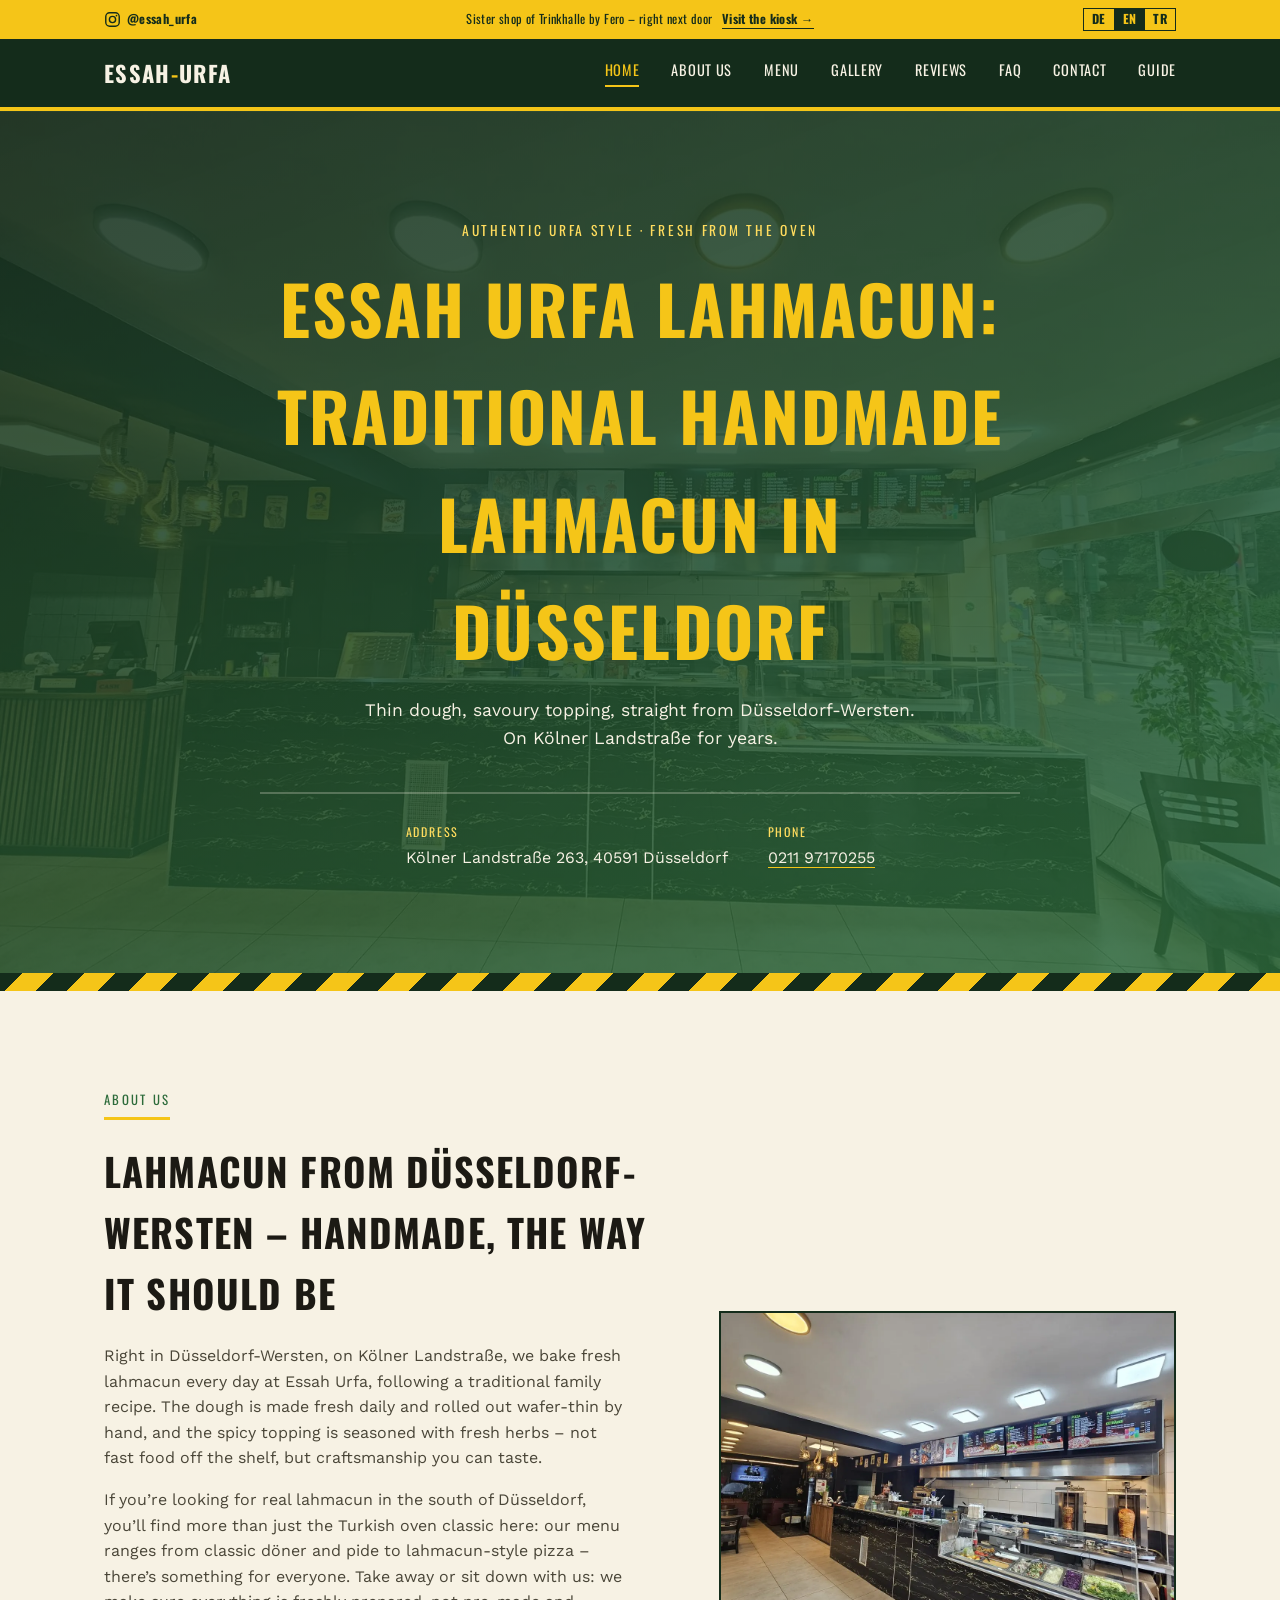
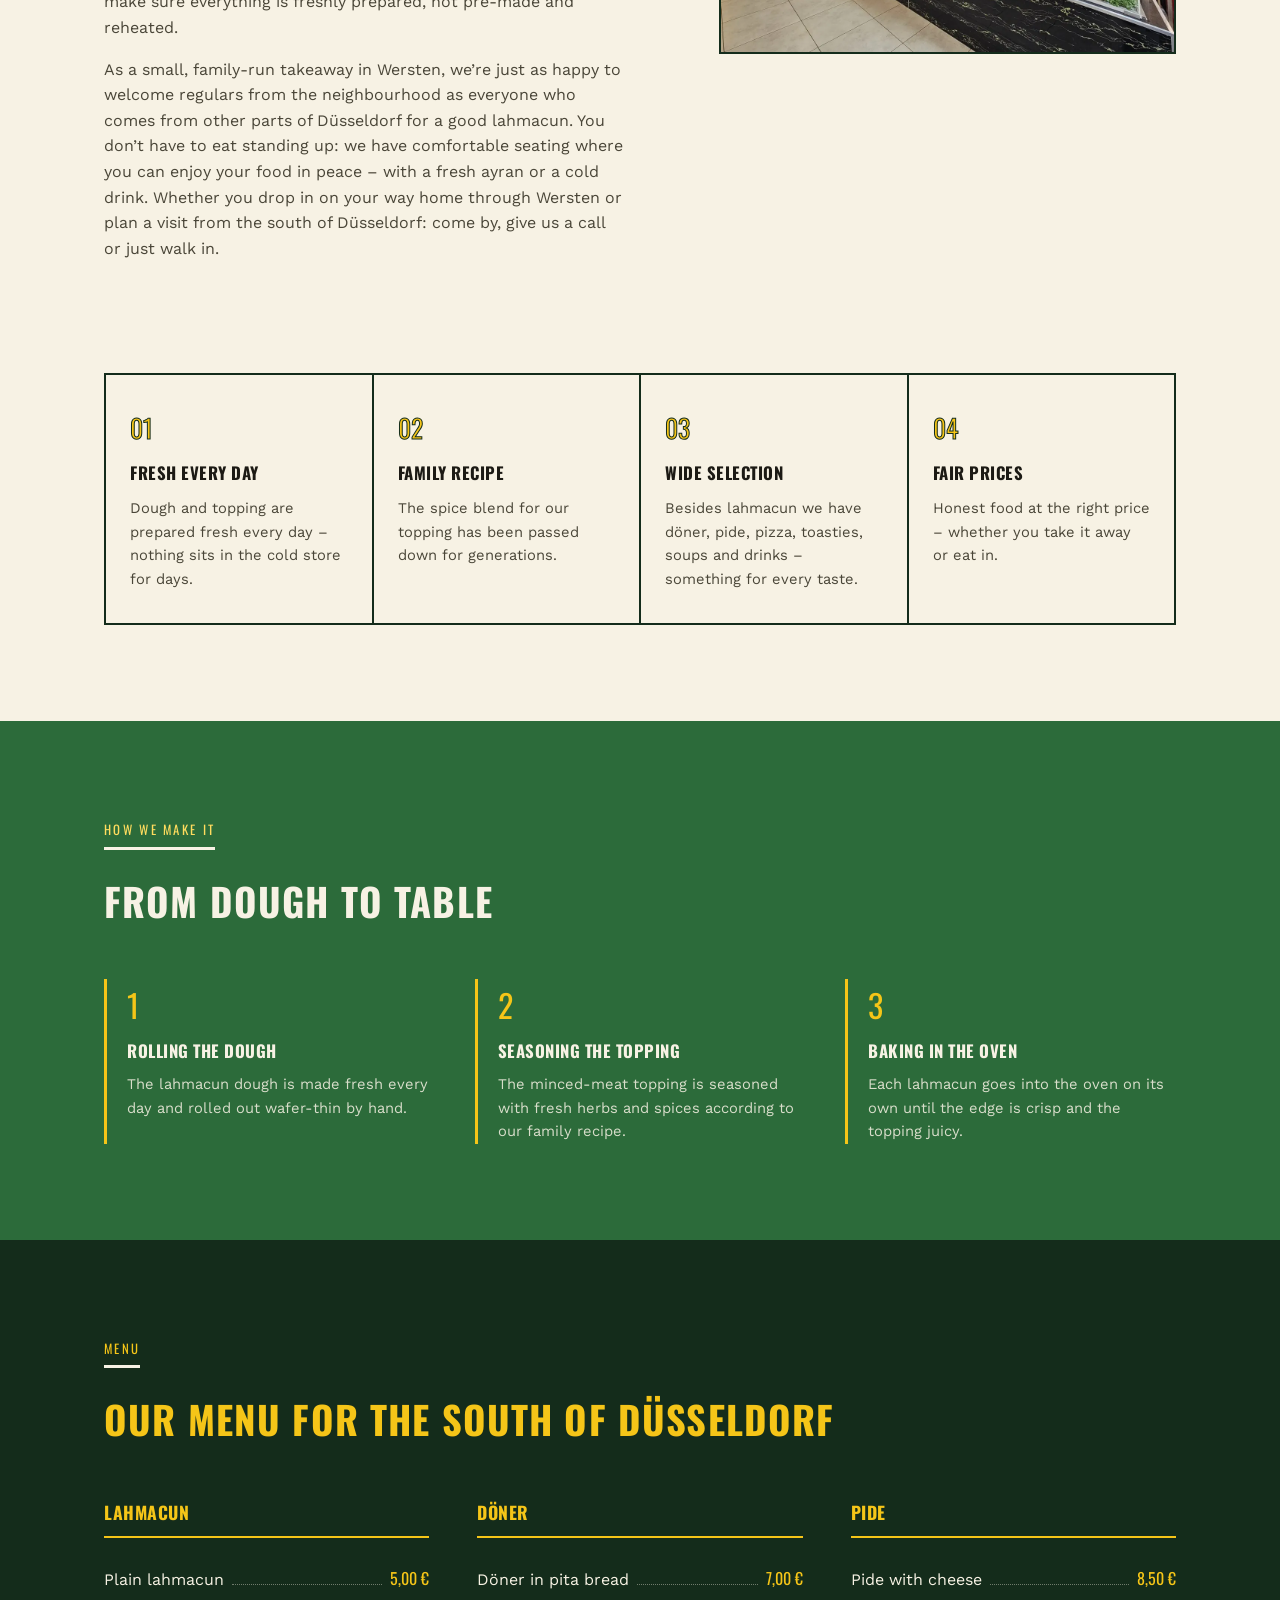
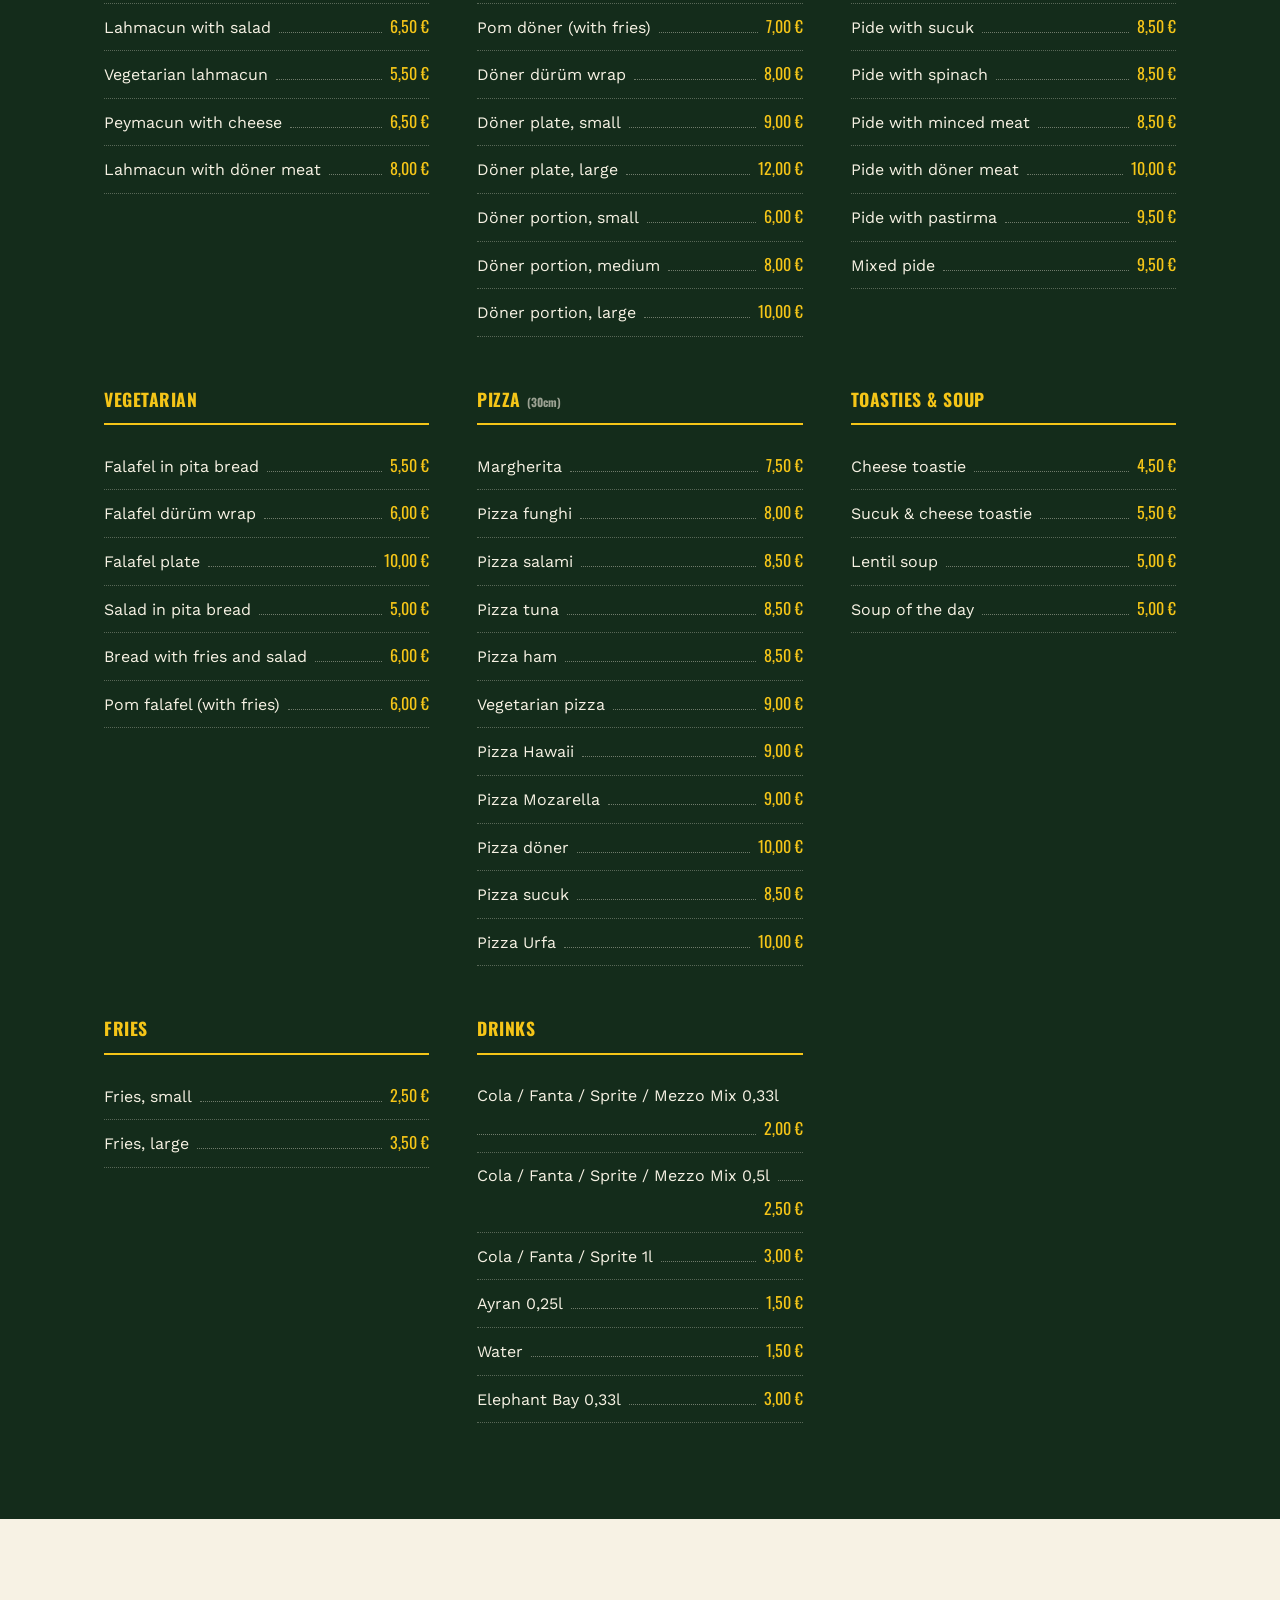
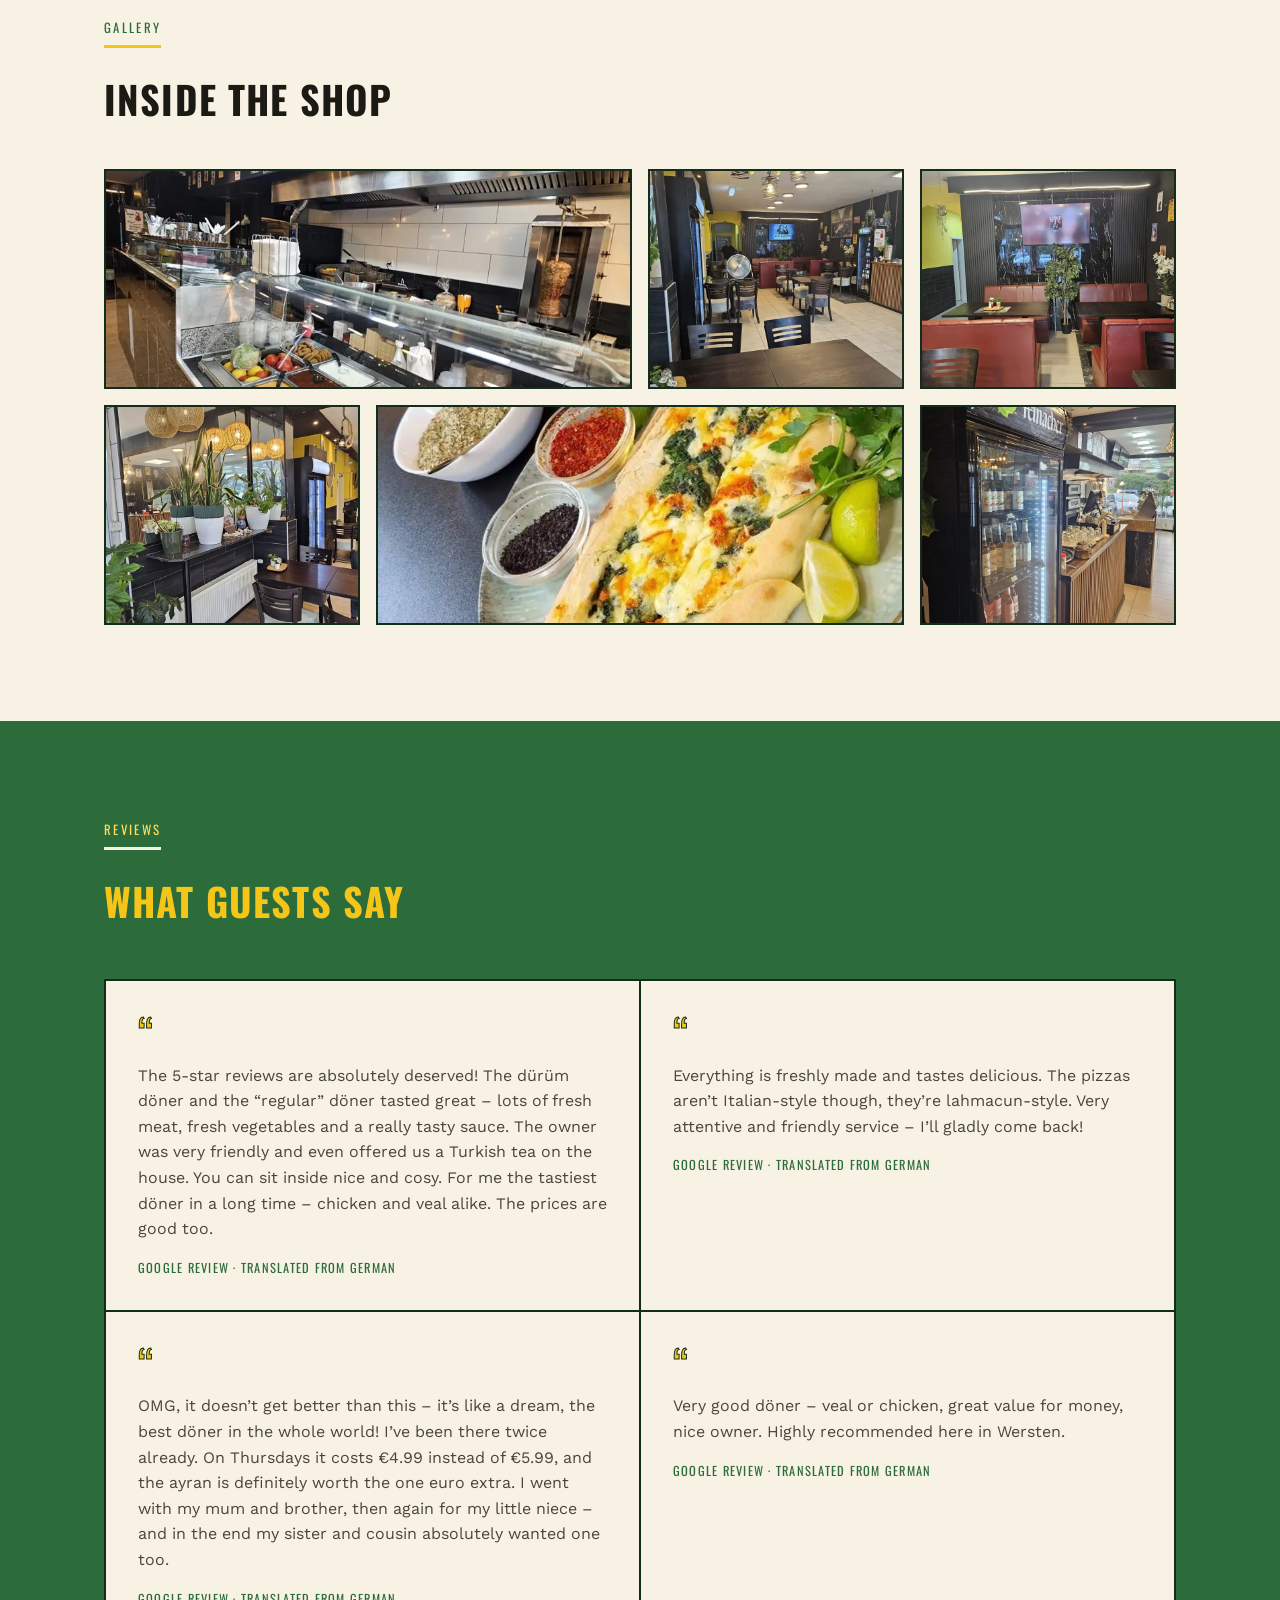
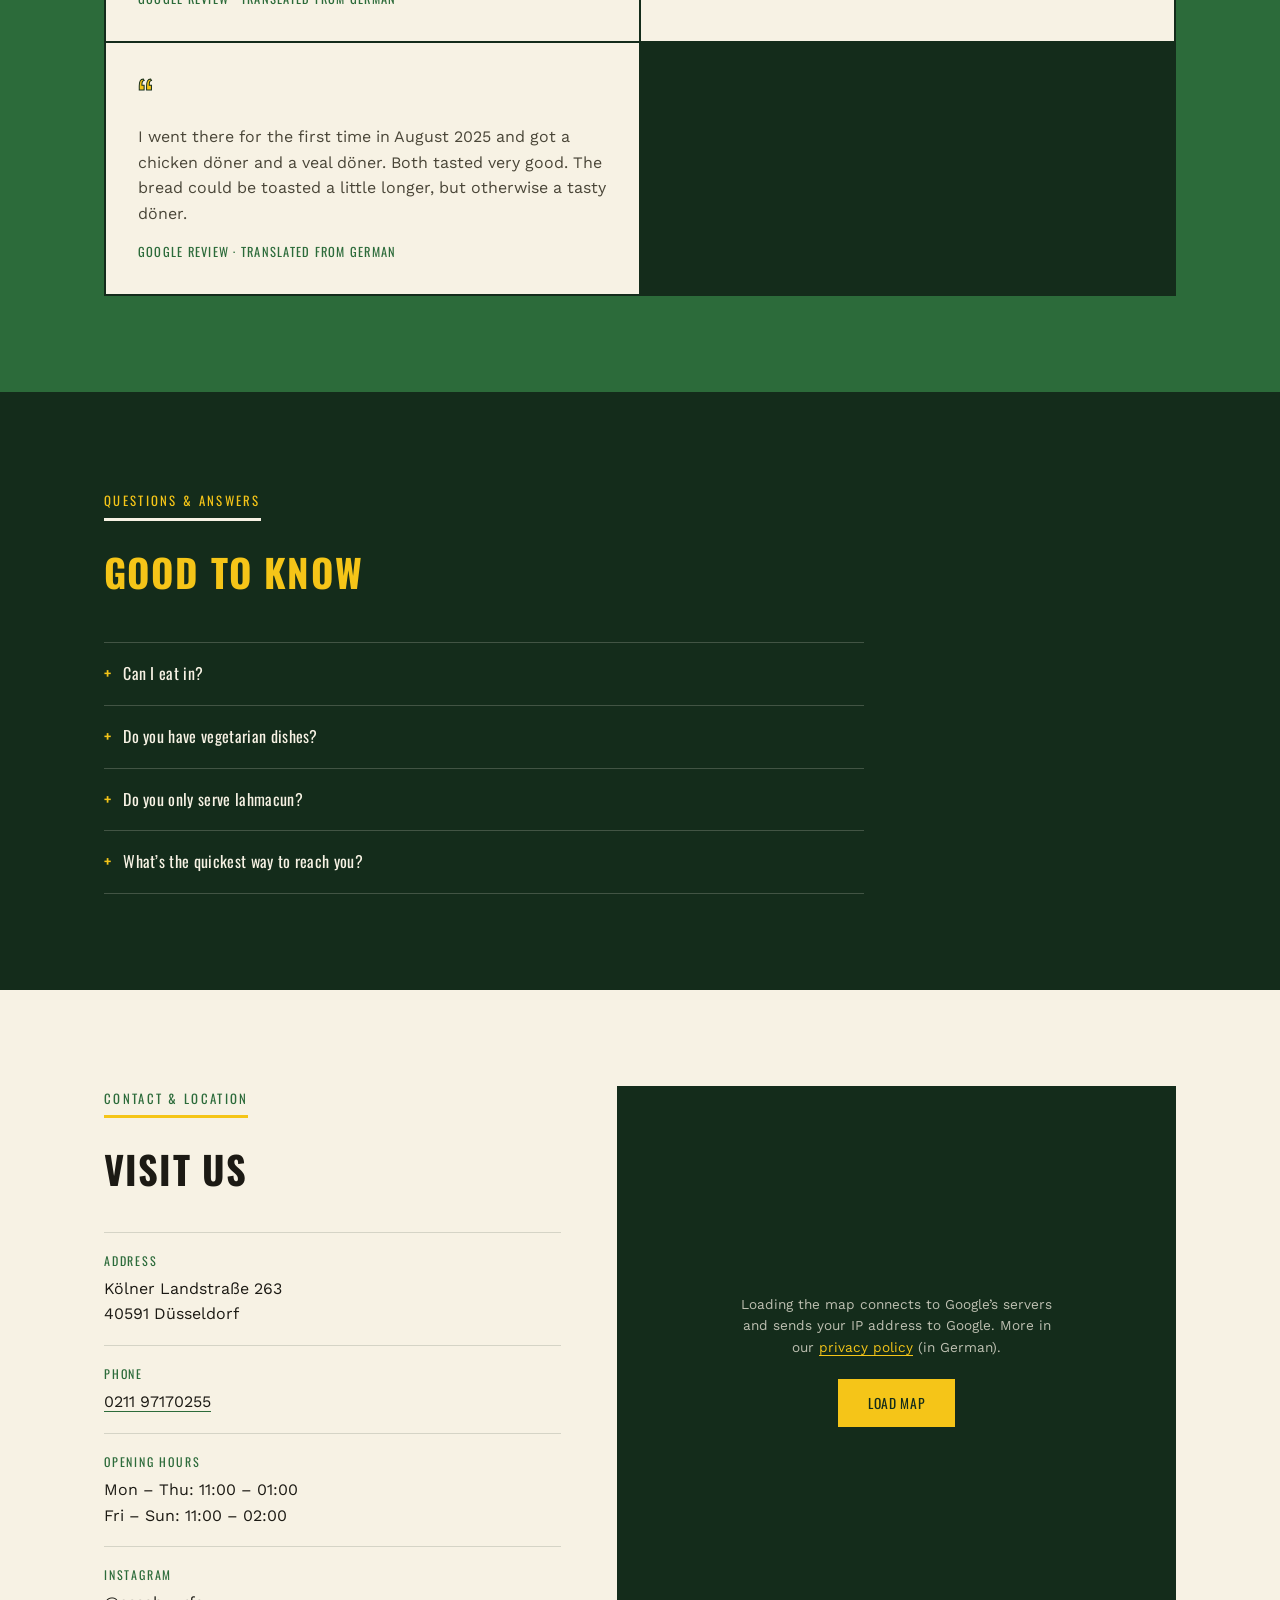
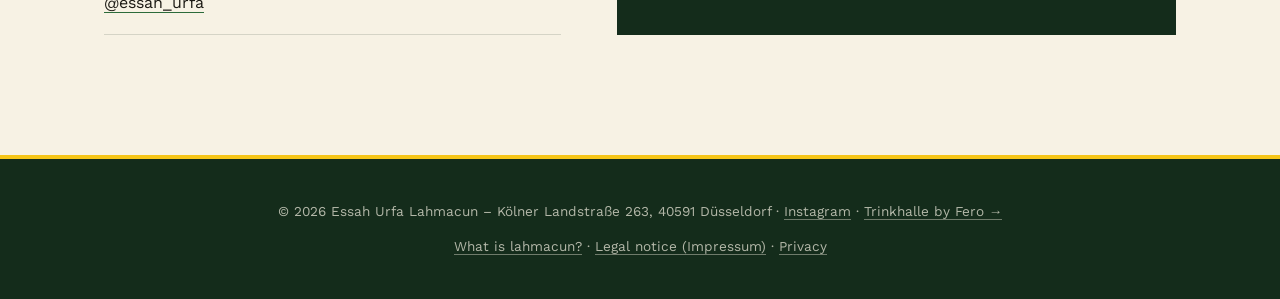
<file: en/index.html>
<!DOCTYPE html>
<html lang="en">
<head>
<meta charset="UTF-8">
<meta name="viewport" content="width=device-width, initial-scale=1.0">
<title>Essah Urfa Lahmacun | Best Lahmacun in Düsseldorf</title>
<meta name="description" content="Essah Urfa Lahmacun in Düsseldorf-Wersten: handmade lahmacun from a family recipe, fresh from the oven. Plus döner, pide and pizza – Kölner Landstraße 263.">
<meta name="google-site-verification" content="DgEEw7iNzkJwMD2DHUj1GJ-_hLQJwN2ZrJ9JctJrmMQ">
<link rel="canonical" href="https://essah-urfa.de/en/">
<link rel="alternate" hreflang="de" href="https://essah-urfa.de/">
<link rel="alternate" hreflang="en" href="https://essah-urfa.de/en/">
<link rel="alternate" hreflang="tr" href="https://essah-urfa.de/tr/">
<link rel="alternate" hreflang="x-default" href="https://essah-urfa.de/">

<meta property="og:type" content="website">
<meta property="og:site_name" content="Essah Urfa Lahmacun">
<meta property="og:title" content="Essah Urfa Lahmacun | Best Lahmacun in Düsseldorf">
<meta property="og:description" content="Handmade lahmacun from a family recipe, fresh from the oven – in Düsseldorf-Wersten, Kölner Landstraße 263.">
<meta property="og:url" content="https://essah-urfa.de/en/">
<meta property="og:image" content="https://essah-urfa.de/images/web/hero.jpg">
<meta property="og:locale" content="en_GB">
<meta name="twitter:card" content="summary_large_image">

<script type="application/ld+json">
{
  "@context": "https://schema.org",
  "@graph": [
    {
      "@type": "FastFoodRestaurant",
      "@id": "https://essah-urfa.de/#restaurant",
      "name": "Essah Urfa Lahmacun",
      "alternateName": [
        "Essah-Urfa",
        "Essah Urfa",
        "essah_urfa"
      ],
      "image": "https://essah-urfa.de/images/web/hero.jpg",
      "telephone": "+49 211 97170255",
      "servesCuisine": [
        "Turkish",
        "Lahmacun",
        "Döner",
        "Pide",
        "Pizza"
      ],
      "priceRange": "€",
      "areaServed": [
        "Düsseldorf",
        "Düsseldorf-Wersten",
        "Düsseldorf-Süd"
      ],
      "address": {
        "@type": "PostalAddress",
        "streetAddress": "Kölner Landstraße 263",
        "postalCode": "40591",
        "addressLocality": "Düsseldorf",
        "addressRegion": "Nordrhein-Westfalen",
        "addressCountry": "DE"
      },
      "containedInPlace": {
        "@type": "Place",
        "name": "Düsseldorf-Wersten"
      },
      "description": "Lahmacun restaurant in Düsseldorf-Wersten: handmade lahmacun from a family recipe, plus döner, pide and pizza.",
      "geo": {
        "@type": "GeoCoordinates",
        "latitude": 51.184088,
        "longitude": 6.820766
      },
      "openingHoursSpecification": [
        {
          "@type": "OpeningHoursSpecification",
          "dayOfWeek": [
            "Monday",
            "Tuesday",
            "Wednesday",
            "Thursday"
          ],
          "opens": "11:00",
          "closes": "01:00"
        },
        {
          "@type": "OpeningHoursSpecification",
          "dayOfWeek": [
            "Friday",
            "Saturday",
            "Sunday"
          ],
          "opens": "11:00",
          "closes": "02:00"
        }
      ],
      "hasMap": "https://www.google.com/maps?q=51.184088,6.820766",
      "hasMenu": {
        "@type": "Menu",
        "url": "https://essah-urfa.de/en/#speisekarte",
        "hasMenuSection": [
          {
            "@type": "MenuSection",
            "name": "Lahmacun",
            "hasMenuItem": [
              {
                "@type": "MenuItem",
                "name": "Plain lahmacun",
                "offers": {
                  "@type": "Offer",
                  "price": "5.00",
                  "priceCurrency": "EUR"
                }
              },
              {
                "@type": "MenuItem",
                "name": "Lahmacun with salad",
                "offers": {
                  "@type": "Offer",
                  "price": "6.50",
                  "priceCurrency": "EUR"
                }
              },
              {
                "@type": "MenuItem",
                "name": "Vegetarian lahmacun",
                "offers": {
                  "@type": "Offer",
                  "price": "5.50",
                  "priceCurrency": "EUR"
                }
              },
              {
                "@type": "MenuItem",
                "name": "Peymacun with cheese",
                "offers": {
                  "@type": "Offer",
                  "price": "6.50",
                  "priceCurrency": "EUR"
                }
              },
              {
                "@type": "MenuItem",
                "name": "Lahmacun with döner meat",
                "offers": {
                  "@type": "Offer",
                  "price": "8.00",
                  "priceCurrency": "EUR"
                }
              }
            ]
          },
          {
            "@type": "MenuSection",
            "name": "Döner",
            "hasMenuItem": [
              {
                "@type": "MenuItem",
                "name": "Döner in pita bread",
                "offers": {
                  "@type": "Offer",
                  "price": "7.00",
                  "priceCurrency": "EUR"
                }
              },
              {
                "@type": "MenuItem",
                "name": "Pom döner (with fries)",
                "offers": {
                  "@type": "Offer",
                  "price": "7.00",
                  "priceCurrency": "EUR"
                }
              },
              {
                "@type": "MenuItem",
                "name": "Döner dürüm wrap",
                "offers": {
                  "@type": "Offer",
                  "price": "8.00",
                  "priceCurrency": "EUR"
                }
              },
              {
                "@type": "MenuItem",
                "name": "Döner plate, small",
                "offers": {
                  "@type": "Offer",
                  "price": "9.00",
                  "priceCurrency": "EUR"
                }
              },
              {
                "@type": "MenuItem",
                "name": "Döner plate, large",
                "offers": {
                  "@type": "Offer",
                  "price": "12.00",
                  "priceCurrency": "EUR"
                }
              },
              {
                "@type": "MenuItem",
                "name": "Döner portion, small",
                "offers": {
                  "@type": "Offer",
                  "price": "6.00",
                  "priceCurrency": "EUR"
                }
              },
              {
                "@type": "MenuItem",
                "name": "Döner portion, medium",
                "offers": {
                  "@type": "Offer",
                  "price": "8.00",
                  "priceCurrency": "EUR"
                }
              },
              {
                "@type": "MenuItem",
                "name": "Döner portion, large",
                "offers": {
                  "@type": "Offer",
                  "price": "10.00",
                  "priceCurrency": "EUR"
                }
              }
            ]
          },
          {
            "@type": "MenuSection",
            "name": "Pide",
            "hasMenuItem": [
              {
                "@type": "MenuItem",
                "name": "Pide with cheese",
                "offers": {
                  "@type": "Offer",
                  "price": "8.50",
                  "priceCurrency": "EUR"
                }
              },
              {
                "@type": "MenuItem",
                "name": "Pide with sucuk",
                "offers": {
                  "@type": "Offer",
                  "price": "8.50",
                  "priceCurrency": "EUR"
                }
              },
              {
                "@type": "MenuItem",
                "name": "Pide with spinach",
                "offers": {
                  "@type": "Offer",
                  "price": "8.50",
                  "priceCurrency": "EUR"
                }
              },
              {
                "@type": "MenuItem",
                "name": "Pide with minced meat",
                "offers": {
                  "@type": "Offer",
                  "price": "8.50",
                  "priceCurrency": "EUR"
                }
              },
              {
                "@type": "MenuItem",
                "name": "Pide with döner meat",
                "offers": {
                  "@type": "Offer",
                  "price": "10.00",
                  "priceCurrency": "EUR"
                }
              },
              {
                "@type": "MenuItem",
                "name": "Pide with pastirma",
                "offers": {
                  "@type": "Offer",
                  "price": "9.50",
                  "priceCurrency": "EUR"
                }
              },
              {
                "@type": "MenuItem",
                "name": "Mixed pide",
                "offers": {
                  "@type": "Offer",
                  "price": "9.50",
                  "priceCurrency": "EUR"
                }
              }
            ]
          },
          {
            "@type": "MenuSection",
            "name": "Vegetarian",
            "hasMenuItem": [
              {
                "@type": "MenuItem",
                "name": "Falafel in pita bread",
                "offers": {
                  "@type": "Offer",
                  "price": "5.50",
                  "priceCurrency": "EUR"
                }
              },
              {
                "@type": "MenuItem",
                "name": "Falafel dürüm wrap",
                "offers": {
                  "@type": "Offer",
                  "price": "6.00",
                  "priceCurrency": "EUR"
                }
              },
              {
                "@type": "MenuItem",
                "name": "Falafel plate",
                "offers": {
                  "@type": "Offer",
                  "price": "10.00",
                  "priceCurrency": "EUR"
                }
              },
              {
                "@type": "MenuItem",
                "name": "Salad in pita bread",
                "offers": {
                  "@type": "Offer",
                  "price": "5.00",
                  "priceCurrency": "EUR"
                }
              },
              {
                "@type": "MenuItem",
                "name": "Bread with fries and salad",
                "offers": {
                  "@type": "Offer",
                  "price": "6.00",
                  "priceCurrency": "EUR"
                }
              },
              {
                "@type": "MenuItem",
                "name": "Pom falafel (with fries)",
                "offers": {
                  "@type": "Offer",
                  "price": "6.00",
                  "priceCurrency": "EUR"
                }
              }
            ]
          },
          {
            "@type": "MenuSection",
            "name": "Pizza (30cm)",
            "hasMenuItem": [
              {
                "@type": "MenuItem",
                "name": "Margherita",
                "offers": {
                  "@type": "Offer",
                  "price": "7.50",
                  "priceCurrency": "EUR"
                }
              },
              {
                "@type": "MenuItem",
                "name": "Pizza funghi",
                "offers": {
                  "@type": "Offer",
                  "price": "8.00",
                  "priceCurrency": "EUR"
                }
              },
              {
                "@type": "MenuItem",
                "name": "Pizza salami",
                "offers": {
                  "@type": "Offer",
                  "price": "8.50",
                  "priceCurrency": "EUR"
                }
              },
              {
                "@type": "MenuItem",
                "name": "Pizza tuna",
                "offers": {
                  "@type": "Offer",
                  "price": "8.50",
                  "priceCurrency": "EUR"
                }
              },
              {
                "@type": "MenuItem",
                "name": "Pizza ham",
                "offers": {
                  "@type": "Offer",
                  "price": "8.50",
                  "priceCurrency": "EUR"
                }
              },
              {
                "@type": "MenuItem",
                "name": "Vegetarian pizza",
                "offers": {
                  "@type": "Offer",
                  "price": "9.00",
                  "priceCurrency": "EUR"
                }
              },
              {
                "@type": "MenuItem",
                "name": "Pizza Hawaii",
                "offers": {
                  "@type": "Offer",
                  "price": "9.00",
                  "priceCurrency": "EUR"
                }
              },
              {
                "@type": "MenuItem",
                "name": "Pizza Mozarella",
                "offers": {
                  "@type": "Offer",
                  "price": "9.00",
                  "priceCurrency": "EUR"
                }
              },
              {
                "@type": "MenuItem",
                "name": "Pizza döner",
                "offers": {
                  "@type": "Offer",
                  "price": "10.00",
                  "priceCurrency": "EUR"
                }
              },
              {
                "@type": "MenuItem",
                "name": "Pizza sucuk",
                "offers": {
                  "@type": "Offer",
                  "price": "8.50",
                  "priceCurrency": "EUR"
                }
              },
              {
                "@type": "MenuItem",
                "name": "Pizza Urfa",
                "offers": {
                  "@type": "Offer",
                  "price": "10.00",
                  "priceCurrency": "EUR"
                }
              }
            ]
          },
          {
            "@type": "MenuSection",
            "name": "Toasties & soup",
            "hasMenuItem": [
              {
                "@type": "MenuItem",
                "name": "Cheese toastie",
                "offers": {
                  "@type": "Offer",
                  "price": "4.50",
                  "priceCurrency": "EUR"
                }
              },
              {
                "@type": "MenuItem",
                "name": "Sucuk & cheese toastie",
                "offers": {
                  "@type": "Offer",
                  "price": "5.50",
                  "priceCurrency": "EUR"
                }
              },
              {
                "@type": "MenuItem",
                "name": "Lentil soup",
                "offers": {
                  "@type": "Offer",
                  "price": "5.00",
                  "priceCurrency": "EUR"
                }
              },
              {
                "@type": "MenuItem",
                "name": "Soup of the day",
                "offers": {
                  "@type": "Offer",
                  "price": "5.00",
                  "priceCurrency": "EUR"
                }
              }
            ]
          },
          {
            "@type": "MenuSection",
            "name": "Fries",
            "hasMenuItem": [
              {
                "@type": "MenuItem",
                "name": "Fries, small",
                "offers": {
                  "@type": "Offer",
                  "price": "2.50",
                  "priceCurrency": "EUR"
                }
              },
              {
                "@type": "MenuItem",
                "name": "Fries, large",
                "offers": {
                  "@type": "Offer",
                  "price": "3.50",
                  "priceCurrency": "EUR"
                }
              }
            ]
          },
          {
            "@type": "MenuSection",
            "name": "Drinks",
            "hasMenuItem": [
              {
                "@type": "MenuItem",
                "name": "Cola / Fanta / Sprite / Mezzo Mix 0,33l",
                "offers": {
                  "@type": "Offer",
                  "price": "2.00",
                  "priceCurrency": "EUR"
                }
              },
              {
                "@type": "MenuItem",
                "name": "Cola / Fanta / Sprite / Mezzo Mix 0,5l",
                "offers": {
                  "@type": "Offer",
                  "price": "2.50",
                  "priceCurrency": "EUR"
                }
              },
              {
                "@type": "MenuItem",
                "name": "Cola / Fanta / Sprite 1l",
                "offers": {
                  "@type": "Offer",
                  "price": "3.00",
                  "priceCurrency": "EUR"
                }
              },
              {
                "@type": "MenuItem",
                "name": "Ayran 0,25l",
                "offers": {
                  "@type": "Offer",
                  "price": "1.50",
                  "priceCurrency": "EUR"
                }
              },
              {
                "@type": "MenuItem",
                "name": "Water",
                "offers": {
                  "@type": "Offer",
                  "price": "1.50",
                  "priceCurrency": "EUR"
                }
              },
              {
                "@type": "MenuItem",
                "name": "Elephant Bay 0,33l",
                "offers": {
                  "@type": "Offer",
                  "price": "3.00",
                  "priceCurrency": "EUR"
                }
              }
            ]
          }
        ]
      },
      "sameAs": [
        "https://www.instagram.com/essah_urfa/"
      ],
      "url": "https://essah-urfa.de/"
    },
    {
      "@type": "WebSite",
      "@id": "https://essah-urfa.de/#website",
      "name": "Essah Urfa Lahmacun",
      "alternateName": [
        "Essah-Urfa",
        "Essah Urfa"
      ],
      "url": "https://essah-urfa.de/",
      "publisher": {
        "@id": "https://essah-urfa.de/#restaurant"
      }
    }
  ]
}
</script>
<script type="application/ld+json" id="ld-faq">
{
  "@context": "https://schema.org",
  "@type": "FAQPage",
  "mainEntity": [
    {
      "@type": "Question",
      "name": "Can I eat in?",
      "acceptedAnswer": {
        "@type": "Answer",
        "text": "Yes, we have comfortable seating – including window seats looking out onto the street."
      }
    },
    {
      "@type": "Question",
      "name": "Do you have vegetarian dishes?",
      "acceptedAnswer": {
        "@type": "Answer",
        "text": "Of course. For example falafel in pita bread, falafel dürüm, a falafel plate or vegetarian lahmacun."
      }
    },
    {
      "@type": "Question",
      "name": "Do you only serve lahmacun?",
      "acceptedAnswer": {
        "@type": "Answer",
        "text": "No. Besides lahmacun you’ll find döner, pide, pizza, toasties, soups, fries and drinks. What makes lahmacun different from döner and pide is explained in our lahmacun guide."
      }
    },
    {
      "@type": "Question",
      "name": "What’s the quickest way to reach you?",
      "acceptedAnswer": {
        "@type": "Answer",
        "text": "Just call us on 0211 97170255 or drop by at Kölner Landstraße 263 in Düsseldorf."
      }
    }
  ]
}
</script>

<link rel="stylesheet" href="../css/style.css">
</head>
<body>

<div class="top-banner">
  <div class="section-inner top-banner-inner top-banner-inner--split">
    <a class="top-banner-social" href="https://www.instagram.com/essah_urfa/" target="_blank" rel="noopener" aria-label="Essah Urfa on Instagram">
      <svg viewBox="0 0 24 24" aria-hidden="true"><rect x="2.5" y="2.5" width="19" height="19" rx="5.5"/><circle cx="12" cy="12" r="4.4"/><circle cx="17.6" cy="6.4" r="1.2" class="dot"/></svg>
      <span>@essah_urfa</span>
    </a>
    <p class="top-banner-cross">Sister shop of Trinkhalle by Fero – right next door <a href="kiosk.html">Visit the kiosk →</a></p>
    <nav class="lang-switch" aria-label="Choose language">
      <a href="../" hreflang="de" lang="de">DE</a>
      <a href="./" hreflang="en" lang="en" aria-current="page">EN</a>
      <a href="../tr/" hreflang="tr" lang="tr">TR</a>
    </nav>
  </div>
</div>

<header class="site-header" id="top">
  <div class="header-inner">
    <a href="#top" class="logo">ESSAH<span>-</span>URFA</a>
    <button class="nav-toggle" id="navToggle" aria-label="Open menu" aria-expanded="false">
      <span></span><span></span><span></span>
    </button>
    <nav class="main-nav" id="mainNav">
      <a href="#start">Home</a>
      <a href="#ueber-uns">About us</a>
      <a href="#speisekarte">Menu</a>
      <a href="#galerie">Gallery</a>
      <a href="#bewertungen">Reviews</a>
      <a href="#faq">FAQ</a>
      <a href="#kontakt">Contact</a>
      <a href="was-ist-lahmacun.html">Guide</a>
    </nav>
  </div>
</header>

<main>

  <section class="hero" id="start" style="background-image: linear-gradient(160deg, rgba(20,44,27,0.88), rgba(44,107,58,0.82)), url('../images/web/hero.webp');">
    <div class="hero-content">
      <p class="hero-eyebrow">Authentic Urfa style · fresh from the oven</p>
      <h1>Essah Urfa Lahmacun: Traditional handmade lahmacun in Düsseldorf</h1>
      <p class="hero-text">Thin dough, savoury topping, straight from Düsseldorf-Wersten. On Kölner Landstraße for years.</p>
      <div class="hero-facts">
        <div class="hero-fact">
          <span class="fact-label">Address</span>
          <span class="fact-value">Kölner Landstraße 263, 40591 Düsseldorf</span>
        </div>
        <div class="hero-fact">
          <span class="fact-label">Phone</span>
          <span class="fact-value"><a href="tel:+4921197170255">0211 97170255</a></span>
        </div>
      </div>
    </div>
    <div class="hero-stripe" aria-hidden="true"></div>
  </section>

  <section class="about" id="ueber-uns">
    <div class="section-inner about-grid">
      <div class="about-text">
        <span class="section-kicker">About us</span>
        <h2>Lahmacun from Düsseldorf-Wersten – handmade, the way it should be</h2>
        <p>Right in Düsseldorf-Wersten, on Kölner Landstraße, we bake fresh lahmacun every day at Essah Urfa, following a traditional family recipe. The dough is made fresh daily and rolled out wafer-thin by hand, and the spicy topping is seasoned with fresh herbs – not fast food off the shelf, but craftsmanship you can taste.</p>
        <p>If you’re looking for real lahmacun in the south of Düsseldorf, you’ll find more than just the Turkish oven classic here: our menu ranges from classic döner and pide to lahmacun-style pizza – there’s something for everyone. Take away or sit down with us: we make sure everything is freshly prepared, not pre-made and reheated.</p>
        <p>As a small, family-run takeaway in Wersten, we’re just as happy to welcome regulars from the neighbourhood as everyone who comes from other parts of Düsseldorf for a good lahmacun. You don’t have to eat standing up: we have comfortable seating where you can enjoy your food in peace – with a fresh ayran or a cold drink. Whether you drop in on your way home through Wersten or plan a visit from the south of Düsseldorf: come by, give us a call or just walk in.</p>
      </div>
      <div class="about-media">
        <img src="../images/web/about.webp" width="1200" height="900" alt="Counter at Essah Urfa Lahmacun in Düsseldorf-Wersten with fresh ingredients and döner spit" loading="lazy">
      </div>
    </div>
  </section>

  <section class="usp">
    <div class="section-inner">
      <h2 class="visually-hidden">Why Essah Urfa?</h2>
      <div class="usp-grid">
        <div class="usp-card">
          <span class="usp-number">01</span>
          <h3>Fresh every day</h3>
          <p>Dough and topping are prepared fresh every day – nothing sits in the cold store for days.</p>
        </div>
        <div class="usp-card">
          <span class="usp-number">02</span>
          <h3>Family recipe</h3>
          <p>The spice blend for our topping has been passed down for generations.</p>
        </div>
        <div class="usp-card">
          <span class="usp-number">03</span>
          <h3>Wide selection</h3>
          <p>Besides lahmacun we have döner, pide, pizza, toasties, soups and drinks – something for every taste.</p>
        </div>
        <div class="usp-card">
          <span class="usp-number">04</span>
          <h3>Fair prices</h3>
          <p>Honest food at the right price – whether you take it away or eat in.</p>
        </div>
      </div>
    </div>
  </section>

  <section class="process" id="zubereitung">
    <div class="section-inner">
      <span class="section-kicker">How we make it</span>
      <h2>From dough to table</h2>
      <div class="process-grid">
        <div class="process-step">
          <span class="process-step-number">1</span>
          <h3>Rolling the dough</h3>
          <p>The lahmacun dough is made fresh every day and rolled out wafer-thin by hand.</p>
        </div>
        <div class="process-step">
          <span class="process-step-number">2</span>
          <h3>Seasoning the topping</h3>
          <p>The minced-meat topping is seasoned with fresh herbs and spices according to our family recipe.</p>
        </div>
        <div class="process-step">
          <span class="process-step-number">3</span>
          <h3>Baking in the oven</h3>
          <p>Each lahmacun goes into the oven on its own until the edge is crisp and the topping juicy.</p>
        </div>
      </div>
    </div>
  </section>

  <section class="menu" id="speisekarte">
    <div class="section-inner">
      <span class="section-kicker section-kicker--light">Menu</span>
      <h2 class="menu-heading">Our menu for the south of Düsseldorf</h2>

      <div class="menu-grid">
        <div class="menu-group">
          <h3>Lahmacun</h3>
          <ul class="menu-list">
            <li><span class="menu-item-name">Plain lahmacun</span><span class="menu-item-line"></span><span class="menu-item-price">5,00 €</span></li>
            <li><span class="menu-item-name">Lahmacun with salad</span><span class="menu-item-line"></span><span class="menu-item-price">6,50 €</span></li>
            <li><span class="menu-item-name">Vegetarian lahmacun</span><span class="menu-item-line"></span><span class="menu-item-price">5,50 €</span></li>
            <li><span class="menu-item-name">Peymacun with cheese</span><span class="menu-item-line"></span><span class="menu-item-price">6,50 €</span></li>
            <li><span class="menu-item-name">Lahmacun with döner meat</span><span class="menu-item-line"></span><span class="menu-item-price">8,00 €</span></li>
          </ul>
        </div>

        <div class="menu-group">
          <h3>Döner</h3>
          <ul class="menu-list">
            <li><span class="menu-item-name">Döner in pita bread</span><span class="menu-item-line"></span><span class="menu-item-price">7,00 €</span></li>
            <li><span class="menu-item-name">Pom döner (with fries)</span><span class="menu-item-line"></span><span class="menu-item-price">7,00 €</span></li>
            <li><span class="menu-item-name">Döner dürüm wrap</span><span class="menu-item-line"></span><span class="menu-item-price">8,00 €</span></li>
            <li><span class="menu-item-name">Döner plate, small</span><span class="menu-item-line"></span><span class="menu-item-price">9,00 €</span></li>
            <li><span class="menu-item-name">Döner plate, large</span><span class="menu-item-line"></span><span class="menu-item-price">12,00 €</span></li>
            <li><span class="menu-item-name">Döner portion, small</span><span class="menu-item-line"></span><span class="menu-item-price">6,00 €</span></li>
            <li><span class="menu-item-name">Döner portion, medium</span><span class="menu-item-line"></span><span class="menu-item-price">8,00 €</span></li>
            <li><span class="menu-item-name">Döner portion, large</span><span class="menu-item-line"></span><span class="menu-item-price">10,00 €</span></li>
          </ul>
        </div>

        <div class="menu-group">
          <h3>Pide</h3>
          <ul class="menu-list">
            <li><span class="menu-item-name">Pide with cheese</span><span class="menu-item-line"></span><span class="menu-item-price">8,50 €</span></li>
            <li><span class="menu-item-name">Pide with sucuk</span><span class="menu-item-line"></span><span class="menu-item-price">8,50 €</span></li>
            <li><span class="menu-item-name">Pide with spinach</span><span class="menu-item-line"></span><span class="menu-item-price">8,50 €</span></li>
            <li><span class="menu-item-name">Pide with minced meat</span><span class="menu-item-line"></span><span class="menu-item-price">8,50 €</span></li>
            <li><span class="menu-item-name">Pide with döner meat</span><span class="menu-item-line"></span><span class="menu-item-price">10,00 €</span></li>
            <li><span class="menu-item-name">Pide with pastirma</span><span class="menu-item-line"></span><span class="menu-item-price">9,50 €</span></li>
            <li><span class="menu-item-name">Mixed pide</span><span class="menu-item-line"></span><span class="menu-item-price">9,50 €</span></li>
          </ul>
        </div>

        <div class="menu-group">
          <h3>Vegetarian</h3>
          <ul class="menu-list">
            <li><span class="menu-item-name">Falafel in pita bread</span><span class="menu-item-line"></span><span class="menu-item-price">5,50 €</span></li>
            <li><span class="menu-item-name">Falafel dürüm wrap</span><span class="menu-item-line"></span><span class="menu-item-price">6,00 €</span></li>
            <li><span class="menu-item-name">Falafel plate</span><span class="menu-item-line"></span><span class="menu-item-price">10,00 €</span></li>
            <li><span class="menu-item-name">Salad in pita bread</span><span class="menu-item-line"></span><span class="menu-item-price">5,00 €</span></li>
            <li><span class="menu-item-name">Bread with fries and salad</span><span class="menu-item-line"></span><span class="menu-item-price">6,00 €</span></li>
            <li><span class="menu-item-name">Pom falafel (with fries)</span><span class="menu-item-line"></span><span class="menu-item-price">6,00 €</span></li>
          </ul>
        </div>

        <div class="menu-group">
          <h3>Pizza <small>(30cm)</small></h3>
          <ul class="menu-list">
            <li><span class="menu-item-name">Margherita</span><span class="menu-item-line"></span><span class="menu-item-price">7,50 €</span></li>
            <li><span class="menu-item-name">Pizza funghi</span><span class="menu-item-line"></span><span class="menu-item-price">8,00 €</span></li>
            <li><span class="menu-item-name">Pizza salami</span><span class="menu-item-line"></span><span class="menu-item-price">8,50 €</span></li>
            <li><span class="menu-item-name">Pizza tuna</span><span class="menu-item-line"></span><span class="menu-item-price">8,50 €</span></li>
            <li><span class="menu-item-name">Pizza ham</span><span class="menu-item-line"></span><span class="menu-item-price">8,50 €</span></li>
            <li><span class="menu-item-name">Vegetarian pizza</span><span class="menu-item-line"></span><span class="menu-item-price">9,00 €</span></li>
            <li><span class="menu-item-name">Pizza Hawaii</span><span class="menu-item-line"></span><span class="menu-item-price">9,00 €</span></li>
            <li><span class="menu-item-name">Pizza Mozarella</span><span class="menu-item-line"></span><span class="menu-item-price">9,00 €</span></li>
            <li><span class="menu-item-name">Pizza döner</span><span class="menu-item-line"></span><span class="menu-item-price">10,00 €</span></li>
            <li><span class="menu-item-name">Pizza sucuk</span><span class="menu-item-line"></span><span class="menu-item-price">8,50 €</span></li>
            <li><span class="menu-item-name">Pizza Urfa</span><span class="menu-item-line"></span><span class="menu-item-price">10,00 €</span></li>
          </ul>
        </div>

        <div class="menu-group">
          <h3>Toasties &amp; soup</h3>
          <ul class="menu-list">
            <li><span class="menu-item-name">Cheese toastie</span><span class="menu-item-line"></span><span class="menu-item-price">4,50 €</span></li>
            <li><span class="menu-item-name">Sucuk &amp; cheese toastie</span><span class="menu-item-line"></span><span class="menu-item-price">5,50 €</span></li>
            <li><span class="menu-item-name">Lentil soup</span><span class="menu-item-line"></span><span class="menu-item-price">5,00 €</span></li>
            <li><span class="menu-item-name">Soup of the day</span><span class="menu-item-line"></span><span class="menu-item-price">5,00 €</span></li>
          </ul>
        </div>

        <div class="menu-group">
          <h3>Fries</h3>
          <ul class="menu-list">
            <li><span class="menu-item-name">Fries, small</span><span class="menu-item-line"></span><span class="menu-item-price">2,50 €</span></li>
            <li><span class="menu-item-name">Fries, large</span><span class="menu-item-line"></span><span class="menu-item-price">3,50 €</span></li>
          </ul>
        </div>

        <div class="menu-group">
          <h3>Drinks</h3>
          <ul class="menu-list">
            <li><span class="menu-item-name">Cola / Fanta / Sprite / Mezzo Mix 0,33l</span><span class="menu-item-line"></span><span class="menu-item-price">2,00 €</span></li>
            <li><span class="menu-item-name">Cola / Fanta / Sprite / Mezzo Mix 0,5l</span><span class="menu-item-line"></span><span class="menu-item-price">2,50 €</span></li>
            <li><span class="menu-item-name">Cola / Fanta / Sprite 1l</span><span class="menu-item-line"></span><span class="menu-item-price">3,00 €</span></li>
            <li><span class="menu-item-name">Ayran 0,25l</span><span class="menu-item-line"></span><span class="menu-item-price">1,50 €</span></li>
            <li><span class="menu-item-name">Water</span><span class="menu-item-line"></span><span class="menu-item-price">1,50 €</span></li>
            <li><span class="menu-item-name">Elephant Bay 0,33l</span><span class="menu-item-line"></span><span class="menu-item-price">3,00 €</span></li>
          </ul>
        </div>
      </div>
    </div>
  </section>

  <section class="gallery" id="galerie">
    <div class="section-inner">
      <span class="section-kicker">Gallery</span>
      <h2>Inside the shop</h2>
      <div class="gallery-grid">
        <div class="gallery-item gallery-item--wide">
          <img src="../images/web/gallery-1.webp" width="750" height="1000" alt="Fresh salads and ingredients for lahmacun and döner at the Essah Urfa counter" loading="lazy">
        </div>
        <div class="gallery-item">
          <img src="../images/web/gallery-2.webp" width="750" height="1000" alt="Seating area at the Essah Urfa lahmacun restaurant in Düsseldorf-Wersten" loading="lazy">
        </div>
        <div class="gallery-item">
          <img src="../images/web/gallery-3.webp" width="750" height="1000" alt="Cosy corner with leather seats at Essah Urfa Lahmacun" loading="lazy">
        </div>
        <div class="gallery-item">
          <img src="../images/web/gallery-4.webp" width="750" height="1000" alt="Window seats overlooking Kölner Landstraße" loading="lazy">
        </div>
        <div class="gallery-item gallery-item--wide">
          <img src="../images/web/gallery-5.webp" width="869" height="1000" alt="Freshly baked spinach and cheese pide with spices and lime" loading="lazy">
        </div>
        <div class="gallery-item">
          <img src="../images/web/gallery-6.webp" width="750" height="1000" alt="Drinks fridge with alcohol-free cocktails and lemonades at Essah Urfa" loading="lazy">
        </div>
      </div>
    </div>
  </section>

  <section class="reviews" id="bewertungen">
    <div class="section-inner">
      <span class="section-kicker">Reviews</span>
      <h2>What guests say</h2>
      <div class="reviews-grid">
        <blockquote class="review-card">
          <p>The 5-star reviews are absolutely deserved! The dürüm döner and the “regular” döner tasted great – lots of fresh meat, fresh vegetables and a really tasty sauce. The owner was very friendly and even offered us a Turkish tea on the house. You can sit inside nice and cosy. For me the tastiest döner in a long time – chicken and veal alike. The prices are good too.</p>
          <footer>Google review · translated from German</footer>
        </blockquote>
        <blockquote class="review-card">
          <p>Everything is freshly made and tastes delicious. The pizzas aren’t Italian-style though, they’re lahmacun-style. Very attentive and friendly service – I’ll gladly come back!</p>
          <footer>Google review · translated from German</footer>
        </blockquote>
        <blockquote class="review-card">
          <p>OMG, it doesn’t get better than this – it’s like a dream, the best döner in the whole world! I’ve been there twice already. On Thursdays it costs €4.99 instead of €5.99, and the ayran is definitely worth the one euro extra. I went with my mum and brother, then again for my little niece – and in the end my sister and cousin absolutely wanted one too.</p>
          <footer>Google review · translated from German</footer>
        </blockquote>
        <blockquote class="review-card">
          <p>Very good döner – veal or chicken, great value for money, nice owner. Highly recommended here in Wersten.</p>
          <footer>Google review · translated from German</footer>
        </blockquote>
        <blockquote class="review-card">
          <p>I went there for the first time in August 2025 and got a chicken döner and a veal döner. Both tasted very good. The bread could be toasted a little longer, but otherwise a tasty döner.</p>
          <footer>Google review · translated from German</footer>
        </blockquote>
      </div>
    </div>
  </section>

  <section class="faq" id="faq">
    <div class="section-inner">
      <span class="section-kicker">Questions &amp; answers</span>
      <h2>Good to know</h2>
      <div class="faq-list">
        <details class="faq-item">
          <summary>Can I eat in?</summary>
          <p>Yes, we have comfortable seating – including window seats looking out onto the street.</p>
        </details>
        <details class="faq-item">
          <summary>Do you have vegetarian dishes?</summary>
          <p>Of course. For example falafel in pita bread, falafel dürüm, a falafel plate or vegetarian lahmacun.</p>
        </details>
        <details class="faq-item">
          <summary>Do you only serve lahmacun?</summary>
          <p>No. Besides lahmacun you’ll find döner, pide, pizza, toasties, soups, fries and drinks. What makes lahmacun different from döner and pide is explained in our <a href="was-ist-lahmacun.html">lahmacun guide</a>.</p>
        </details>
        <details class="faq-item">
          <summary>What’s the quickest way to reach you?</summary>
          <p>Just call us on <a href="tel:+4921197170255">0211 97170255</a> or drop by at Kölner Landstraße 263 in Düsseldorf.</p>
        </details>
      </div>
    </div>
  </section>

  <section class="contact" id="kontakt">
    <div class="section-inner contact-grid">
      <div class="contact-info">
        <span class="section-kicker">Contact &amp; location</span>
        <h2>Visit us</h2>
        <dl class="contact-list">
          <div class="contact-row">
            <dt>Address</dt>
            <dd>Kölner Landstraße 263<br>40591 Düsseldorf</dd>
          </div>
          <div class="contact-row">
            <dt>Phone</dt>
            <dd><a href="tel:+4921197170255">0211 97170255</a></dd>
          </div>
          <div class="contact-row">
            <dt>Opening hours</dt>
            <dd id="openingHours">
              Mon – Thu: 11:00 – 01:00<br>
              Fri – Sun: 11:00 – 02:00
            </dd>
          </div>
          <div class="contact-row">
            <dt>Instagram</dt>
            <dd><a href="https://www.instagram.com/essah_urfa/" target="_blank" rel="noopener">@essah_urfa</a></dd>
          </div>
        </dl>
      </div>
      <div class="contact-map">
        <div class="map-placeholder"
          data-map-src="https://www.google.com/maps?q=K%C3%B6lner%20Landstra%C3%9Fe%20263%2C%2040591%20D%C3%BCsseldorf&output=embed"
          data-map-title="Essah Urfa location on the map">
          <p>Loading the map connects to Google’s servers and sends your IP address to Google. More in our <a href="../datenschutz.html">privacy policy</a> (in German).</p>
          <button type="button" class="map-load-btn">Load map</button>
        </div>
      </div>
    </div>
  </section>

</main>

<footer class="site-footer">
  <div class="section-inner footer-inner">
    <p>&copy; <span id="year"></span> Essah Urfa Lahmacun – Kölner Landstraße 263, 40591 Düsseldorf · <a href="https://www.instagram.com/essah_urfa/" target="_blank" rel="noopener">Instagram</a> · <a href="kiosk.html">Trinkhalle by Fero →</a></p>
    <p><a href="was-ist-lahmacun.html">What is lahmacun?</a> · <a href="../impressum.html">Legal notice (Impressum)</a> · <a href="../datenschutz.html">Privacy</a></p>
  </div>
</footer>

<script src="../js/script.js"></script>
</body>
</html>
</file>
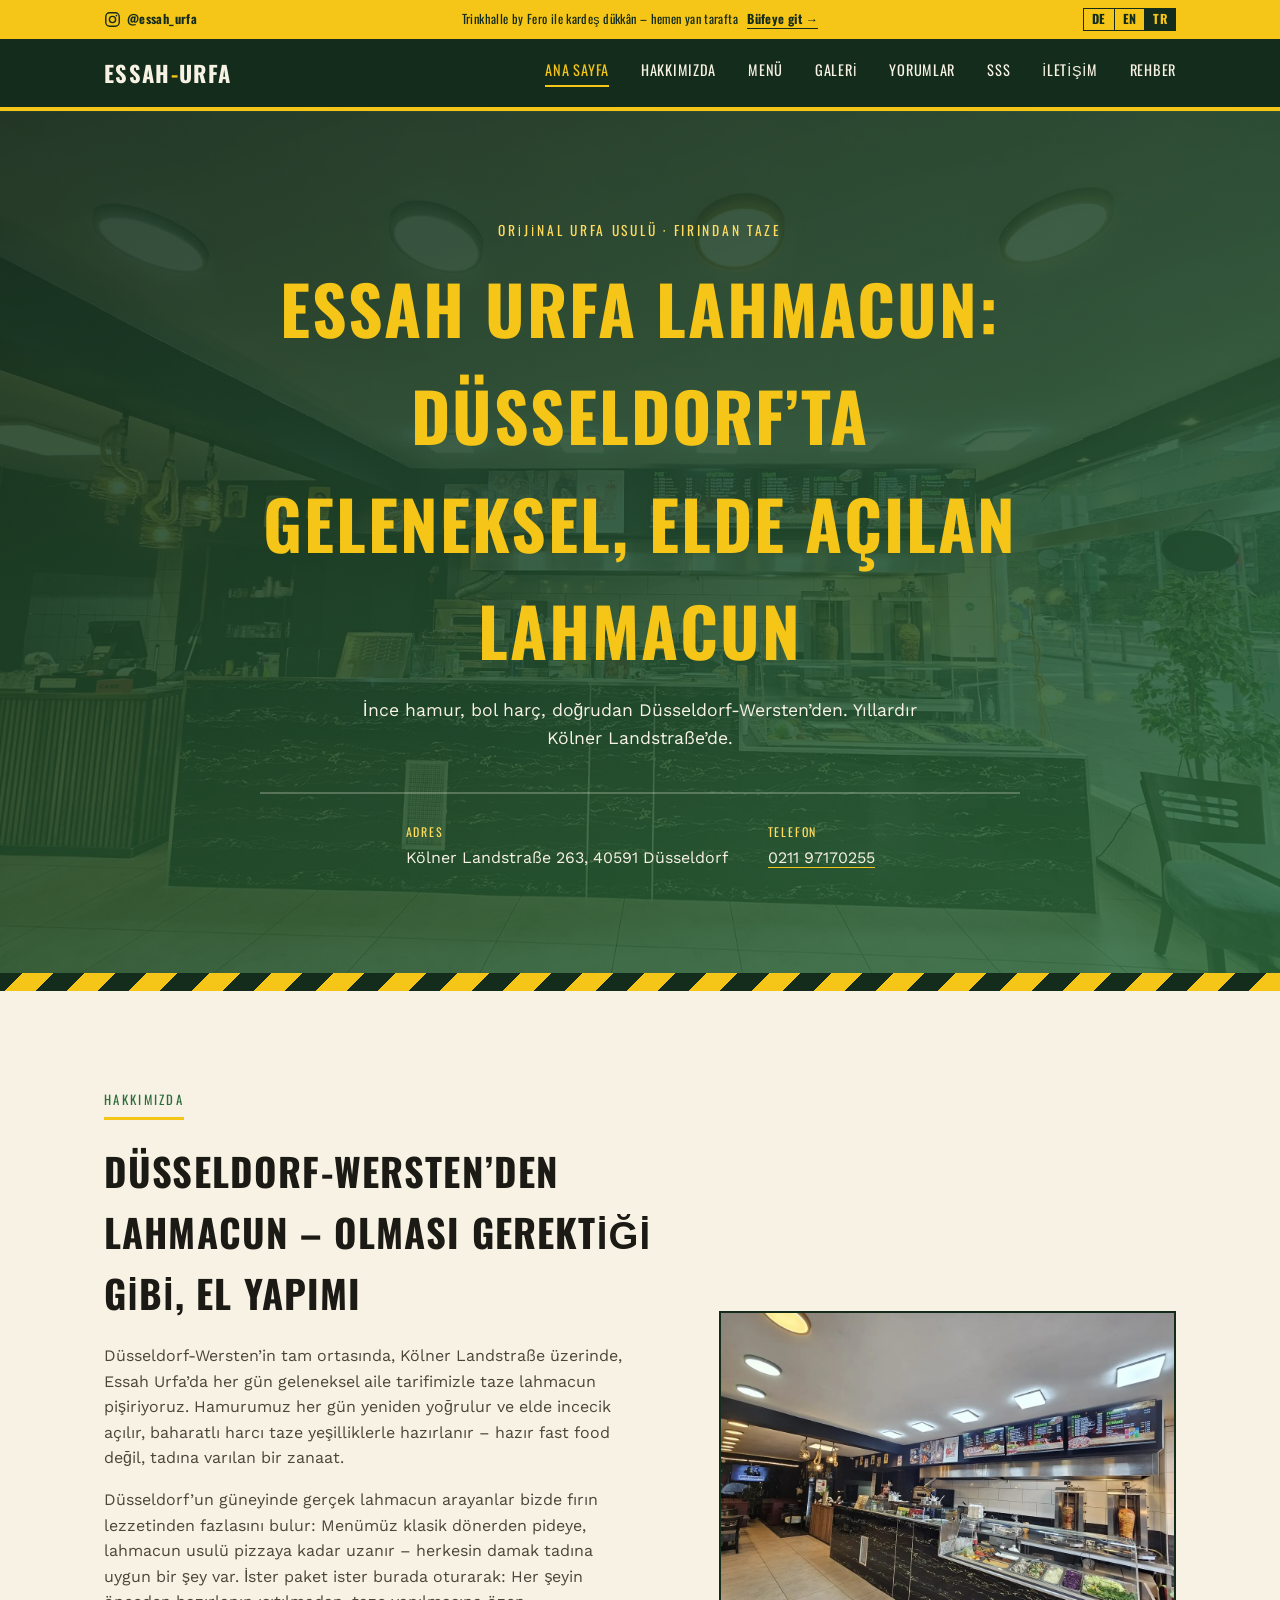
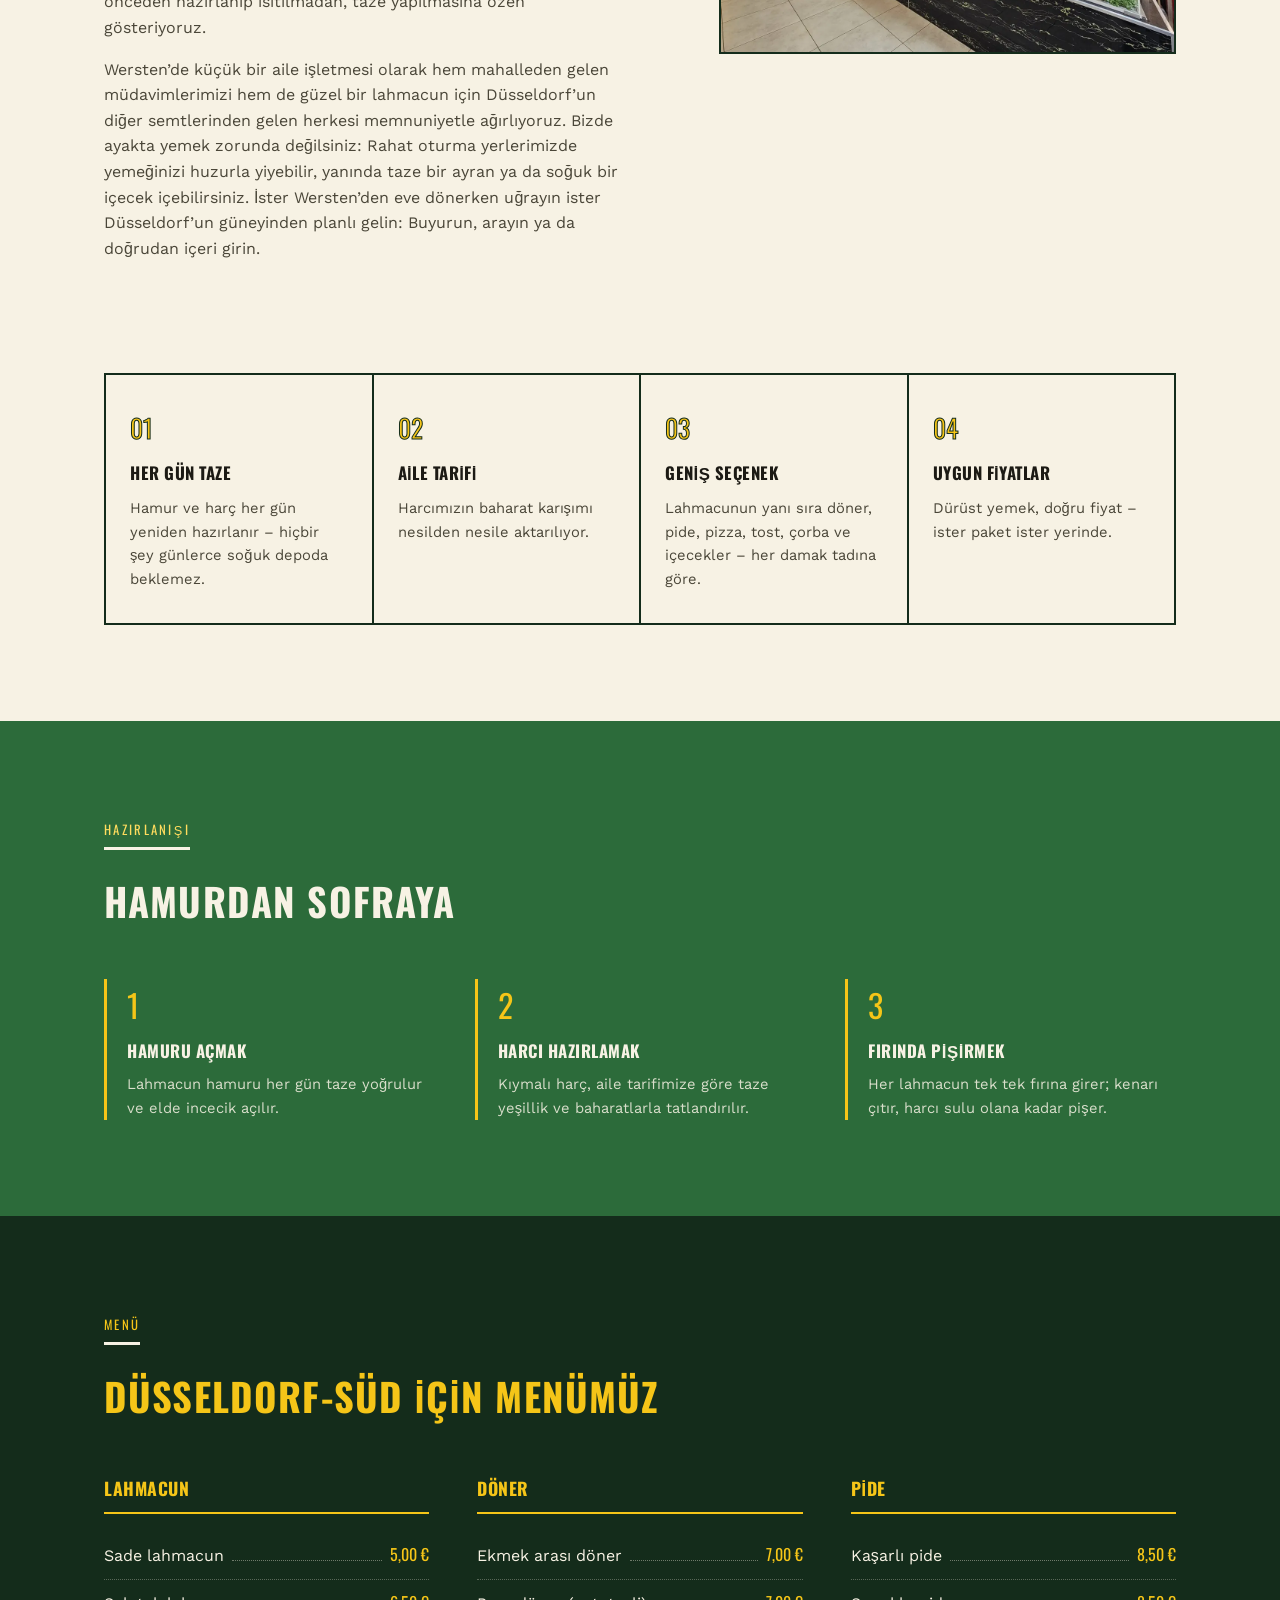
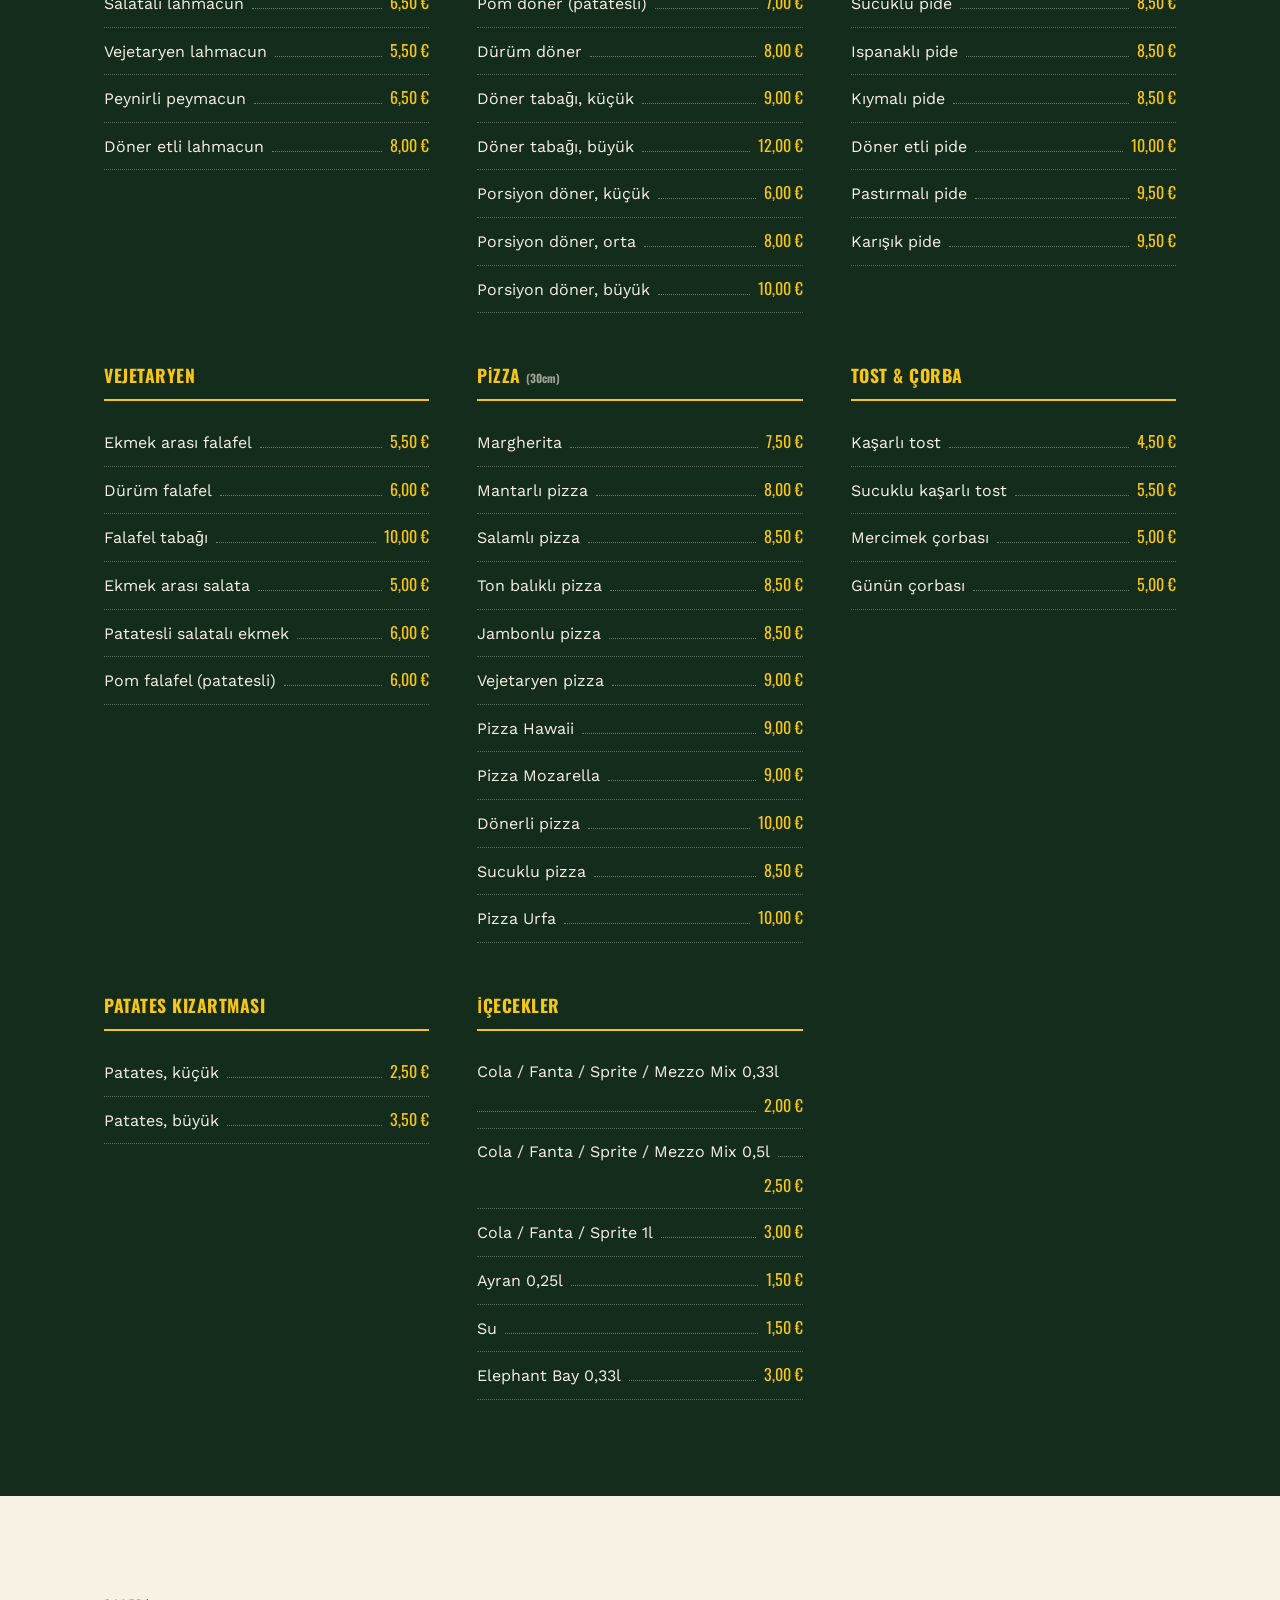
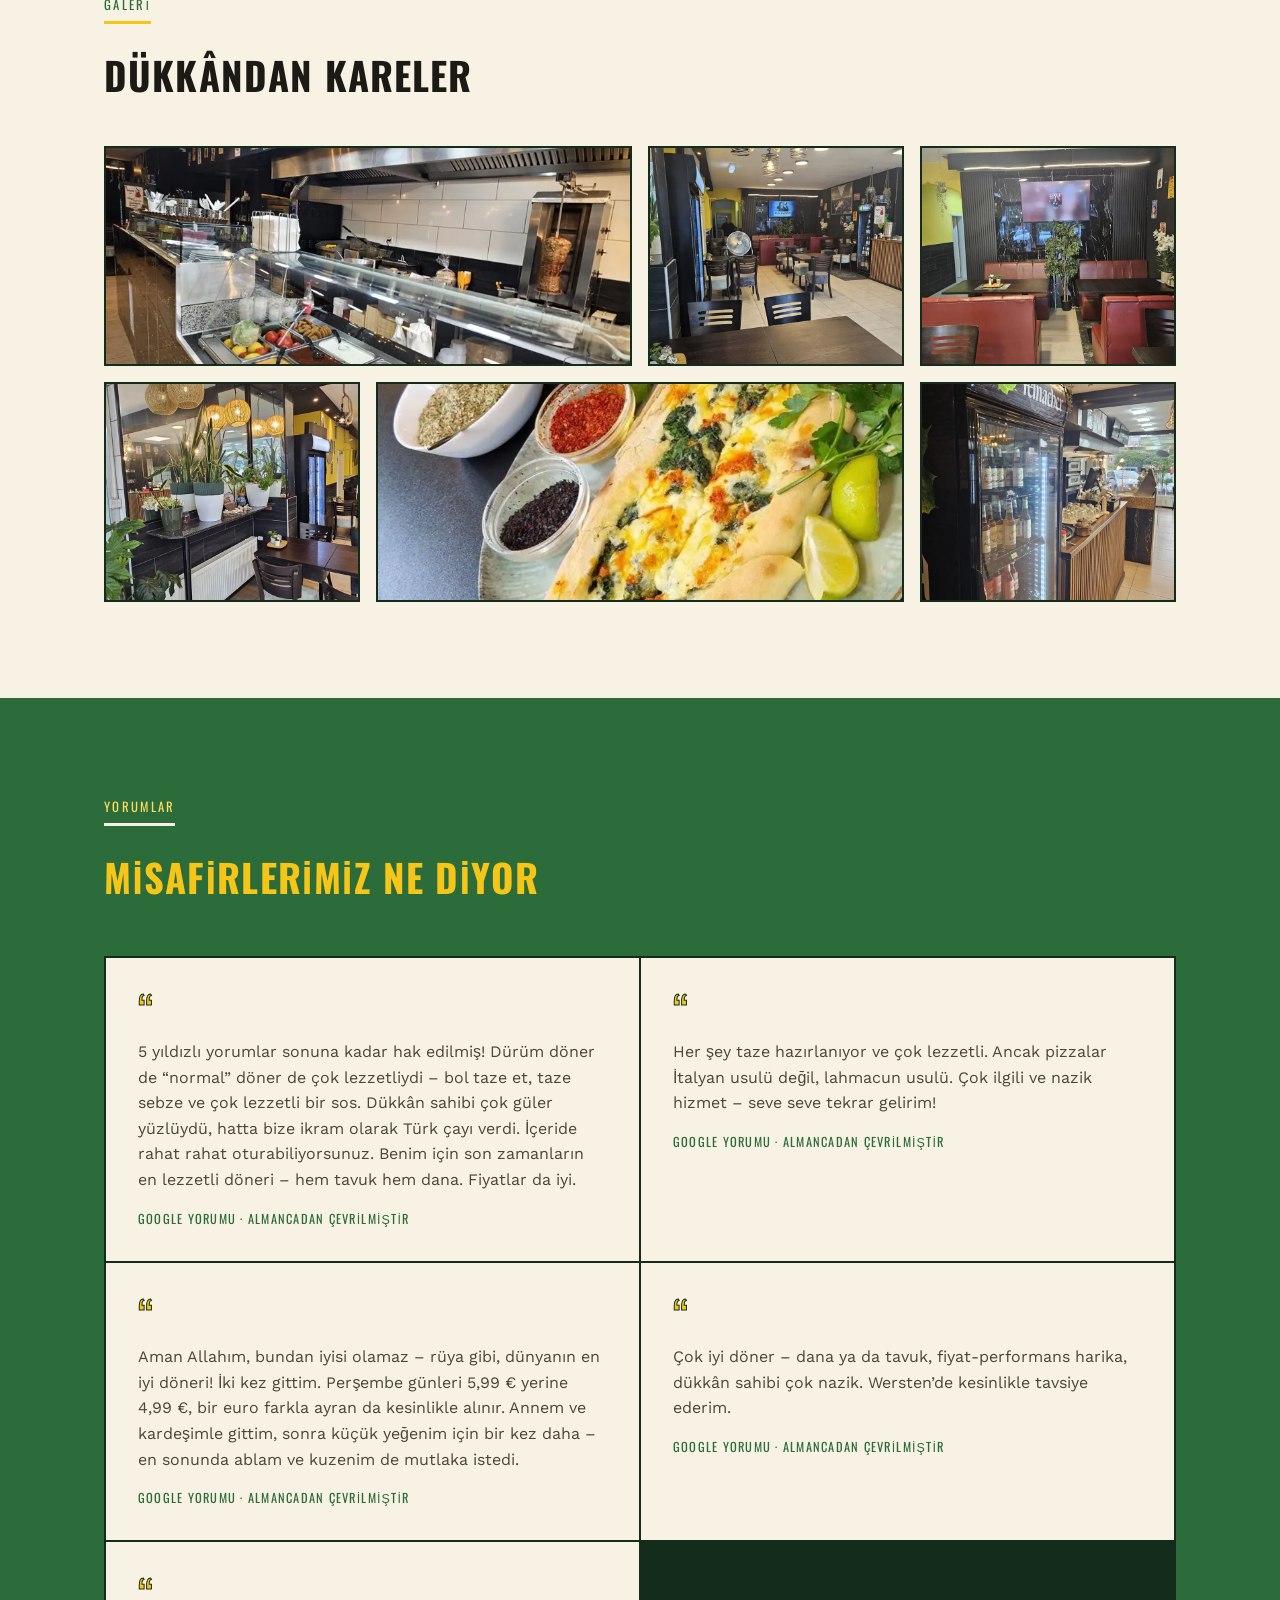
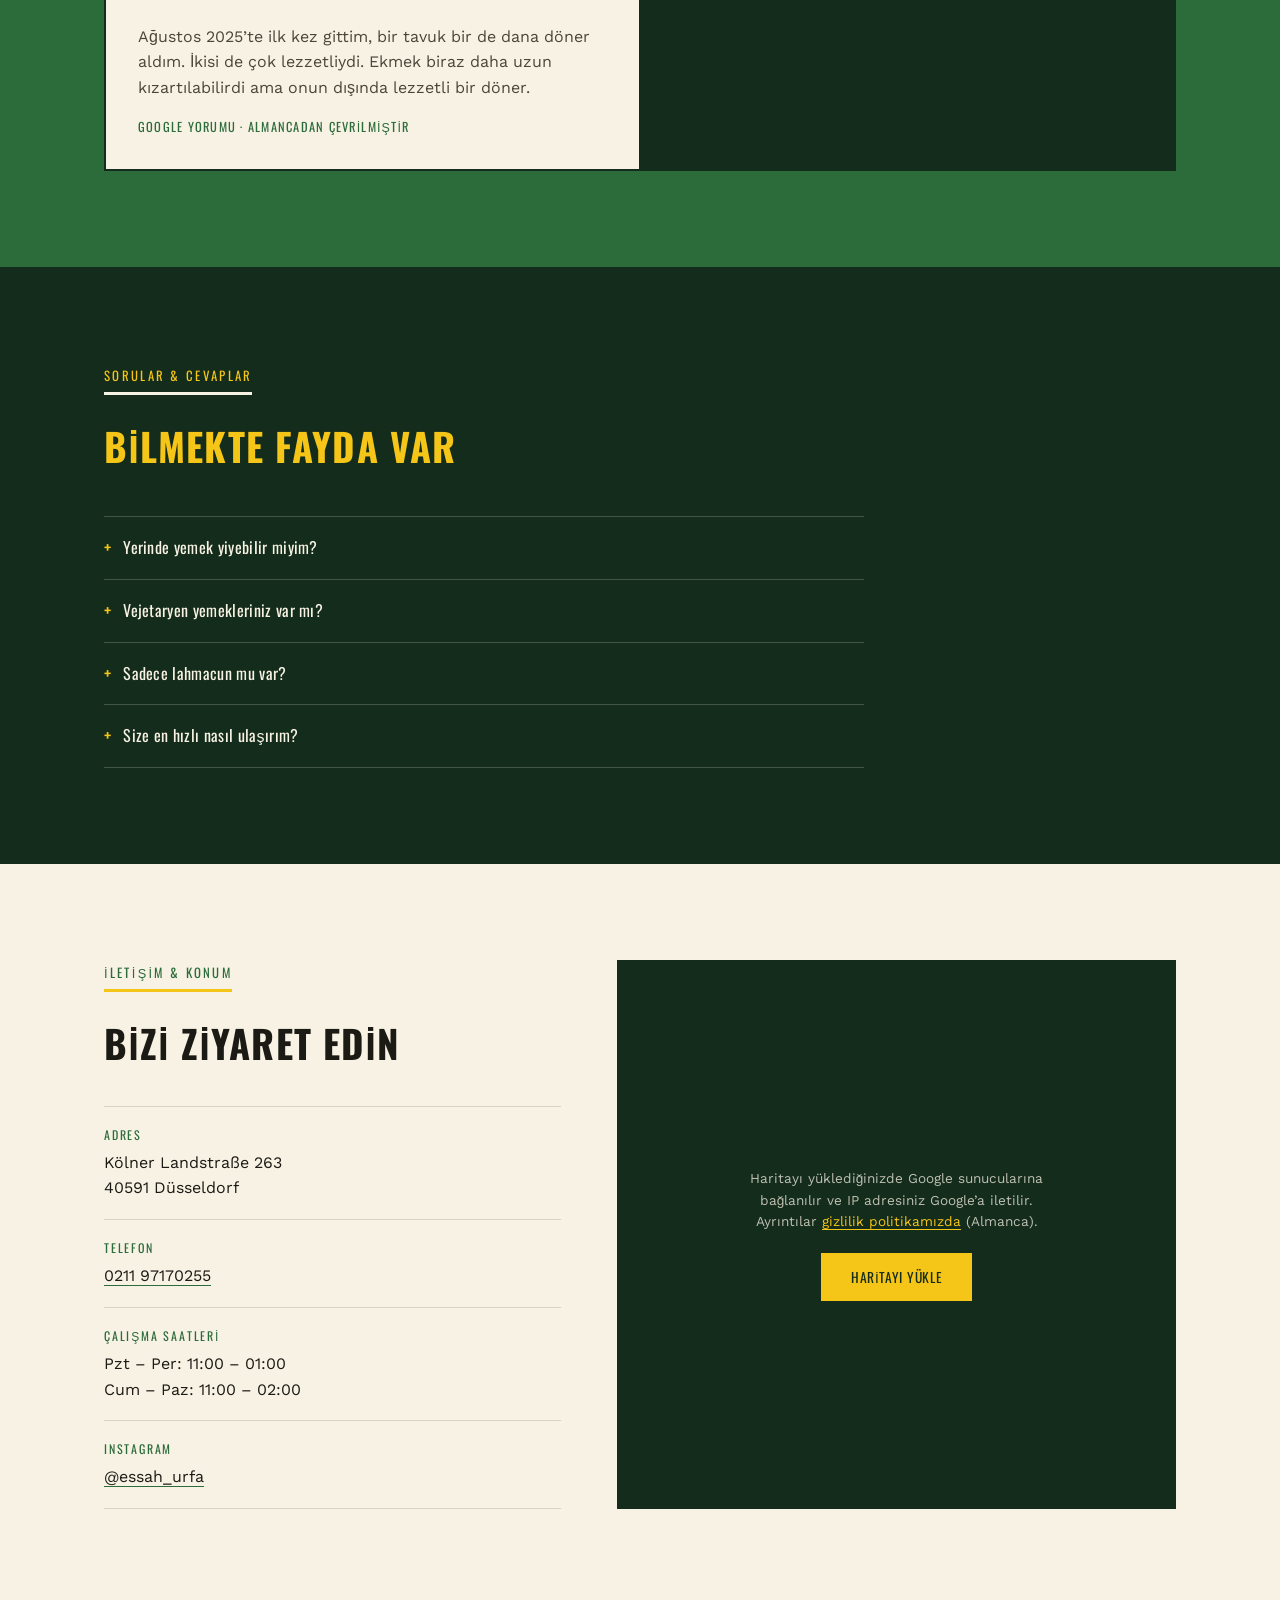
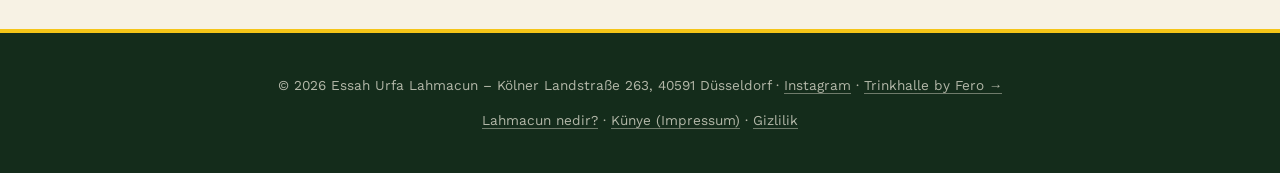
<file: tr/index.html>
<!DOCTYPE html>
<html lang="tr">
<head>
<meta charset="UTF-8">
<meta name="viewport" content="width=device-width, initial-scale=1.0">
<title>Essah Urfa Lahmacun | Düsseldorf’ta En İyi Lahmacun</title>
<meta name="description" content="Essah Urfa Lahmacun, Düsseldorf-Wersten: aile tarifiyle elde açılan, fırından taze lahmacun. Döner, pide ve pizza da var – Kölner Landstraße 263.">
<meta name="google-site-verification" content="DgEEw7iNzkJwMD2DHUj1GJ-_hLQJwN2ZrJ9JctJrmMQ">
<link rel="canonical" href="https://essah-urfa.de/tr/">
<link rel="alternate" hreflang="de" href="https://essah-urfa.de/">
<link rel="alternate" hreflang="en" href="https://essah-urfa.de/en/">
<link rel="alternate" hreflang="tr" href="https://essah-urfa.de/tr/">
<link rel="alternate" hreflang="x-default" href="https://essah-urfa.de/">

<meta property="og:type" content="website">
<meta property="og:site_name" content="Essah Urfa Lahmacun">
<meta property="og:title" content="Essah Urfa Lahmacun | Düsseldorf’ta En İyi Lahmacun">
<meta property="og:description" content="Aile tarifiyle elde açılan, fırından taze lahmacun – Düsseldorf-Wersten, Kölner Landstraße 263.">
<meta property="og:url" content="https://essah-urfa.de/tr/">
<meta property="og:image" content="https://essah-urfa.de/images/web/hero.jpg">
<meta property="og:locale" content="tr_TR">
<meta name="twitter:card" content="summary_large_image">

<script type="application/ld+json">
{
  "@context": "https://schema.org",
  "@graph": [
    {
      "@type": "FastFoodRestaurant",
      "@id": "https://essah-urfa.de/#restaurant",
      "name": "Essah Urfa Lahmacun",
      "alternateName": [
        "Essah-Urfa",
        "Essah Urfa",
        "essah_urfa"
      ],
      "image": "https://essah-urfa.de/images/web/hero.jpg",
      "telephone": "+49 211 97170255",
      "servesCuisine": [
        "Türk mutfağı",
        "Lahmacun",
        "Döner",
        "Pide",
        "Pizza"
      ],
      "priceRange": "€",
      "areaServed": [
        "Düsseldorf",
        "Düsseldorf-Wersten",
        "Düsseldorf-Süd"
      ],
      "address": {
        "@type": "PostalAddress",
        "streetAddress": "Kölner Landstraße 263",
        "postalCode": "40591",
        "addressLocality": "Düsseldorf",
        "addressRegion": "Nordrhein-Westfalen",
        "addressCountry": "DE"
      },
      "containedInPlace": {
        "@type": "Place",
        "name": "Düsseldorf-Wersten"
      },
      "description": "Düsseldorf-Wersten’de lahmacun salonu: aile tarifiyle elde açılan lahmacun, ayrıca döner, pide ve pizza.",
      "geo": {
        "@type": "GeoCoordinates",
        "latitude": 51.184088,
        "longitude": 6.820766
      },
      "openingHoursSpecification": [
        {
          "@type": "OpeningHoursSpecification",
          "dayOfWeek": [
            "Monday",
            "Tuesday",
            "Wednesday",
            "Thursday"
          ],
          "opens": "11:00",
          "closes": "01:00"
        },
        {
          "@type": "OpeningHoursSpecification",
          "dayOfWeek": [
            "Friday",
            "Saturday",
            "Sunday"
          ],
          "opens": "11:00",
          "closes": "02:00"
        }
      ],
      "hasMap": "https://www.google.com/maps?q=51.184088,6.820766",
      "hasMenu": {
        "@type": "Menu",
        "url": "https://essah-urfa.de/tr/#speisekarte",
        "hasMenuSection": [
          {
            "@type": "MenuSection",
            "name": "Lahmacun",
            "hasMenuItem": [
              {
                "@type": "MenuItem",
                "name": "Sade lahmacun",
                "offers": {
                  "@type": "Offer",
                  "price": "5.00",
                  "priceCurrency": "EUR"
                }
              },
              {
                "@type": "MenuItem",
                "name": "Salatalı lahmacun",
                "offers": {
                  "@type": "Offer",
                  "price": "6.50",
                  "priceCurrency": "EUR"
                }
              },
              {
                "@type": "MenuItem",
                "name": "Vejetaryen lahmacun",
                "offers": {
                  "@type": "Offer",
                  "price": "5.50",
                  "priceCurrency": "EUR"
                }
              },
              {
                "@type": "MenuItem",
                "name": "Peynirli peymacun",
                "offers": {
                  "@type": "Offer",
                  "price": "6.50",
                  "priceCurrency": "EUR"
                }
              },
              {
                "@type": "MenuItem",
                "name": "Döner etli lahmacun",
                "offers": {
                  "@type": "Offer",
                  "price": "8.00",
                  "priceCurrency": "EUR"
                }
              }
            ]
          },
          {
            "@type": "MenuSection",
            "name": "Döner",
            "hasMenuItem": [
              {
                "@type": "MenuItem",
                "name": "Ekmek arası döner",
                "offers": {
                  "@type": "Offer",
                  "price": "7.00",
                  "priceCurrency": "EUR"
                }
              },
              {
                "@type": "MenuItem",
                "name": "Pom döner (patatesli)",
                "offers": {
                  "@type": "Offer",
                  "price": "7.00",
                  "priceCurrency": "EUR"
                }
              },
              {
                "@type": "MenuItem",
                "name": "Dürüm döner",
                "offers": {
                  "@type": "Offer",
                  "price": "8.00",
                  "priceCurrency": "EUR"
                }
              },
              {
                "@type": "MenuItem",
                "name": "Döner tabağı, küçük",
                "offers": {
                  "@type": "Offer",
                  "price": "9.00",
                  "priceCurrency": "EUR"
                }
              },
              {
                "@type": "MenuItem",
                "name": "Döner tabağı, büyük",
                "offers": {
                  "@type": "Offer",
                  "price": "12.00",
                  "priceCurrency": "EUR"
                }
              },
              {
                "@type": "MenuItem",
                "name": "Porsiyon döner, küçük",
                "offers": {
                  "@type": "Offer",
                  "price": "6.00",
                  "priceCurrency": "EUR"
                }
              },
              {
                "@type": "MenuItem",
                "name": "Porsiyon döner, orta",
                "offers": {
                  "@type": "Offer",
                  "price": "8.00",
                  "priceCurrency": "EUR"
                }
              },
              {
                "@type": "MenuItem",
                "name": "Porsiyon döner, büyük",
                "offers": {
                  "@type": "Offer",
                  "price": "10.00",
                  "priceCurrency": "EUR"
                }
              }
            ]
          },
          {
            "@type": "MenuSection",
            "name": "Pide",
            "hasMenuItem": [
              {
                "@type": "MenuItem",
                "name": "Kaşarlı pide",
                "offers": {
                  "@type": "Offer",
                  "price": "8.50",
                  "priceCurrency": "EUR"
                }
              },
              {
                "@type": "MenuItem",
                "name": "Sucuklu pide",
                "offers": {
                  "@type": "Offer",
                  "price": "8.50",
                  "priceCurrency": "EUR"
                }
              },
              {
                "@type": "MenuItem",
                "name": "Ispanaklı pide",
                "offers": {
                  "@type": "Offer",
                  "price": "8.50",
                  "priceCurrency": "EUR"
                }
              },
              {
                "@type": "MenuItem",
                "name": "Kıymalı pide",
                "offers": {
                  "@type": "Offer",
                  "price": "8.50",
                  "priceCurrency": "EUR"
                }
              },
              {
                "@type": "MenuItem",
                "name": "Döner etli pide",
                "offers": {
                  "@type": "Offer",
                  "price": "10.00",
                  "priceCurrency": "EUR"
                }
              },
              {
                "@type": "MenuItem",
                "name": "Pastırmalı pide",
                "offers": {
                  "@type": "Offer",
                  "price": "9.50",
                  "priceCurrency": "EUR"
                }
              },
              {
                "@type": "MenuItem",
                "name": "Karışık pide",
                "offers": {
                  "@type": "Offer",
                  "price": "9.50",
                  "priceCurrency": "EUR"
                }
              }
            ]
          },
          {
            "@type": "MenuSection",
            "name": "Vejetaryen",
            "hasMenuItem": [
              {
                "@type": "MenuItem",
                "name": "Ekmek arası falafel",
                "offers": {
                  "@type": "Offer",
                  "price": "5.50",
                  "priceCurrency": "EUR"
                }
              },
              {
                "@type": "MenuItem",
                "name": "Dürüm falafel",
                "offers": {
                  "@type": "Offer",
                  "price": "6.00",
                  "priceCurrency": "EUR"
                }
              },
              {
                "@type": "MenuItem",
                "name": "Falafel tabağı",
                "offers": {
                  "@type": "Offer",
                  "price": "10.00",
                  "priceCurrency": "EUR"
                }
              },
              {
                "@type": "MenuItem",
                "name": "Ekmek arası salata",
                "offers": {
                  "@type": "Offer",
                  "price": "5.00",
                  "priceCurrency": "EUR"
                }
              },
              {
                "@type": "MenuItem",
                "name": "Patatesli salatalı ekmek",
                "offers": {
                  "@type": "Offer",
                  "price": "6.00",
                  "priceCurrency": "EUR"
                }
              },
              {
                "@type": "MenuItem",
                "name": "Pom falafel (patatesli)",
                "offers": {
                  "@type": "Offer",
                  "price": "6.00",
                  "priceCurrency": "EUR"
                }
              }
            ]
          },
          {
            "@type": "MenuSection",
            "name": "Pizza (30cm)",
            "hasMenuItem": [
              {
                "@type": "MenuItem",
                "name": "Margherita",
                "offers": {
                  "@type": "Offer",
                  "price": "7.50",
                  "priceCurrency": "EUR"
                }
              },
              {
                "@type": "MenuItem",
                "name": "Mantarlı pizza",
                "offers": {
                  "@type": "Offer",
                  "price": "8.00",
                  "priceCurrency": "EUR"
                }
              },
              {
                "@type": "MenuItem",
                "name": "Salamlı pizza",
                "offers": {
                  "@type": "Offer",
                  "price": "8.50",
                  "priceCurrency": "EUR"
                }
              },
              {
                "@type": "MenuItem",
                "name": "Ton balıklı pizza",
                "offers": {
                  "@type": "Offer",
                  "price": "8.50",
                  "priceCurrency": "EUR"
                }
              },
              {
                "@type": "MenuItem",
                "name": "Jambonlu pizza",
                "offers": {
                  "@type": "Offer",
                  "price": "8.50",
                  "priceCurrency": "EUR"
                }
              },
              {
                "@type": "MenuItem",
                "name": "Vejetaryen pizza",
                "offers": {
                  "@type": "Offer",
                  "price": "9.00",
                  "priceCurrency": "EUR"
                }
              },
              {
                "@type": "MenuItem",
                "name": "Pizza Hawaii",
                "offers": {
                  "@type": "Offer",
                  "price": "9.00",
                  "priceCurrency": "EUR"
                }
              },
              {
                "@type": "MenuItem",
                "name": "Pizza Mozarella",
                "offers": {
                  "@type": "Offer",
                  "price": "9.00",
                  "priceCurrency": "EUR"
                }
              },
              {
                "@type": "MenuItem",
                "name": "Dönerli pizza",
                "offers": {
                  "@type": "Offer",
                  "price": "10.00",
                  "priceCurrency": "EUR"
                }
              },
              {
                "@type": "MenuItem",
                "name": "Sucuklu pizza",
                "offers": {
                  "@type": "Offer",
                  "price": "8.50",
                  "priceCurrency": "EUR"
                }
              },
              {
                "@type": "MenuItem",
                "name": "Pizza Urfa",
                "offers": {
                  "@type": "Offer",
                  "price": "10.00",
                  "priceCurrency": "EUR"
                }
              }
            ]
          },
          {
            "@type": "MenuSection",
            "name": "Tost & çorba",
            "hasMenuItem": [
              {
                "@type": "MenuItem",
                "name": "Kaşarlı tost",
                "offers": {
                  "@type": "Offer",
                  "price": "4.50",
                  "priceCurrency": "EUR"
                }
              },
              {
                "@type": "MenuItem",
                "name": "Sucuklu kaşarlı tost",
                "offers": {
                  "@type": "Offer",
                  "price": "5.50",
                  "priceCurrency": "EUR"
                }
              },
              {
                "@type": "MenuItem",
                "name": "Mercimek çorbası",
                "offers": {
                  "@type": "Offer",
                  "price": "5.00",
                  "priceCurrency": "EUR"
                }
              },
              {
                "@type": "MenuItem",
                "name": "Günün çorbası",
                "offers": {
                  "@type": "Offer",
                  "price": "5.00",
                  "priceCurrency": "EUR"
                }
              }
            ]
          },
          {
            "@type": "MenuSection",
            "name": "Patates kızartması",
            "hasMenuItem": [
              {
                "@type": "MenuItem",
                "name": "Patates, küçük",
                "offers": {
                  "@type": "Offer",
                  "price": "2.50",
                  "priceCurrency": "EUR"
                }
              },
              {
                "@type": "MenuItem",
                "name": "Patates, büyük",
                "offers": {
                  "@type": "Offer",
                  "price": "3.50",
                  "priceCurrency": "EUR"
                }
              }
            ]
          },
          {
            "@type": "MenuSection",
            "name": "İçecekler",
            "hasMenuItem": [
              {
                "@type": "MenuItem",
                "name": "Cola / Fanta / Sprite / Mezzo Mix 0,33l",
                "offers": {
                  "@type": "Offer",
                  "price": "2.00",
                  "priceCurrency": "EUR"
                }
              },
              {
                "@type": "MenuItem",
                "name": "Cola / Fanta / Sprite / Mezzo Mix 0,5l",
                "offers": {
                  "@type": "Offer",
                  "price": "2.50",
                  "priceCurrency": "EUR"
                }
              },
              {
                "@type": "MenuItem",
                "name": "Cola / Fanta / Sprite 1l",
                "offers": {
                  "@type": "Offer",
                  "price": "3.00",
                  "priceCurrency": "EUR"
                }
              },
              {
                "@type": "MenuItem",
                "name": "Ayran 0,25l",
                "offers": {
                  "@type": "Offer",
                  "price": "1.50",
                  "priceCurrency": "EUR"
                }
              },
              {
                "@type": "MenuItem",
                "name": "Su",
                "offers": {
                  "@type": "Offer",
                  "price": "1.50",
                  "priceCurrency": "EUR"
                }
              },
              {
                "@type": "MenuItem",
                "name": "Elephant Bay 0,33l",
                "offers": {
                  "@type": "Offer",
                  "price": "3.00",
                  "priceCurrency": "EUR"
                }
              }
            ]
          }
        ]
      },
      "sameAs": [
        "https://www.instagram.com/essah_urfa/"
      ],
      "url": "https://essah-urfa.de/"
    },
    {
      "@type": "WebSite",
      "@id": "https://essah-urfa.de/#website",
      "name": "Essah Urfa Lahmacun",
      "alternateName": [
        "Essah-Urfa",
        "Essah Urfa"
      ],
      "url": "https://essah-urfa.de/",
      "publisher": {
        "@id": "https://essah-urfa.de/#restaurant"
      }
    }
  ]
}
</script>
<script type="application/ld+json" id="ld-faq">
{
  "@context": "https://schema.org",
  "@type": "FAQPage",
  "mainEntity": [
    {
      "@type": "Question",
      "name": "Yerinde yemek yiyebilir miyim?",
      "acceptedAnswer": {
        "@type": "Answer",
        "text": "Evet, rahat oturma yerlerimiz var – sokağa bakan pencere kenarında da."
      }
    },
    {
      "@type": "Question",
      "name": "Vejetaryen yemekleriniz var mı?",
      "acceptedAnswer": {
        "@type": "Answer",
        "text": "Tabii. Örneğin ekmek arası falafel, dürüm falafel, falafel tabağı ya da vejetaryen lahmacun."
      }
    },
    {
      "@type": "Question",
      "name": "Sadece lahmacun mu var?",
      "acceptedAnswer": {
        "@type": "Answer",
        "text": "Hayır. Lahmacunun yanı sıra döner, pide, pizza, tost, çorba, patates kızartması ve içecekler de var. Lahmacunu döner ve pideden ayıran şeyi lahmacun rehberimizde anlatıyoruz."
      }
    },
    {
      "@type": "Question",
      "name": "Size en hızlı nasıl ulaşırım?",
      "acceptedAnswer": {
        "@type": "Answer",
        "text": "Bizi 0211 97170255 numarasından arayın ya da doğrudan Düsseldorf’taki Kölner Landstraße 263 adresine uğrayın."
      }
    }
  ]
}
</script>

<link rel="stylesheet" href="../css/style.css">
</head>
<body>

<div class="top-banner">
  <div class="section-inner top-banner-inner top-banner-inner--split">
    <a class="top-banner-social" href="https://www.instagram.com/essah_urfa/" target="_blank" rel="noopener" aria-label="Instagram’da Essah Urfa">
      <svg viewBox="0 0 24 24" aria-hidden="true"><rect x="2.5" y="2.5" width="19" height="19" rx="5.5"/><circle cx="12" cy="12" r="4.4"/><circle cx="17.6" cy="6.4" r="1.2" class="dot"/></svg>
      <span>@essah_urfa</span>
    </a>
    <p class="top-banner-cross">Trinkhalle by Fero ile kardeş dükkân – hemen yan tarafta <a href="kiosk.html">Büfeye git →</a></p>
    <nav class="lang-switch" aria-label="Dil seçin">
      <a href="../" hreflang="de" lang="de">DE</a>
      <a href="../en/" hreflang="en" lang="en">EN</a>
      <a href="./" hreflang="tr" lang="tr" aria-current="page">TR</a>
    </nav>
  </div>
</div>

<header class="site-header" id="top">
  <div class="header-inner">
    <a href="#top" class="logo">ESSAH<span>-</span>URFA</a>
    <button class="nav-toggle" id="navToggle" aria-label="Menüyü aç" aria-expanded="false">
      <span></span><span></span><span></span>
    </button>
    <nav class="main-nav" id="mainNav">
      <a href="#start">Ana Sayfa</a>
      <a href="#ueber-uns">Hakkımızda</a>
      <a href="#speisekarte">Menü</a>
      <a href="#galerie">Galeri</a>
      <a href="#bewertungen">Yorumlar</a>
      <a href="#faq">SSS</a>
      <a href="#kontakt">İletişim</a>
      <a href="was-ist-lahmacun.html">Rehber</a>
    </nav>
  </div>
</header>

<main>

  <section class="hero" id="start" style="background-image: linear-gradient(160deg, rgba(20,44,27,0.88), rgba(44,107,58,0.82)), url('../images/web/hero.webp');">
    <div class="hero-content">
      <p class="hero-eyebrow">Orijinal Urfa usulü · fırından taze</p>
      <h1>Essah Urfa Lahmacun: Düsseldorf’ta geleneksel, elde açılan lahmacun</h1>
      <p class="hero-text">İnce hamur, bol harç, doğrudan Düsseldorf-Wersten’den. Yıllardır Kölner Landstraße’de.</p>
      <div class="hero-facts">
        <div class="hero-fact">
          <span class="fact-label">Adres</span>
          <span class="fact-value">Kölner Landstraße 263, 40591 Düsseldorf</span>
        </div>
        <div class="hero-fact">
          <span class="fact-label">Telefon</span>
          <span class="fact-value"><a href="tel:+4921197170255">0211 97170255</a></span>
        </div>
      </div>
    </div>
    <div class="hero-stripe" aria-hidden="true"></div>
  </section>

  <section class="about" id="ueber-uns">
    <div class="section-inner about-grid">
      <div class="about-text">
        <span class="section-kicker">Hakkımızda</span>
        <h2>Düsseldorf-Wersten’den lahmacun – olması gerektiği gibi, el yapımı</h2>
        <p>Düsseldorf-Wersten’in tam ortasında, Kölner Landstraße üzerinde, Essah Urfa’da her gün geleneksel aile tarifimizle taze lahmacun pişiriyoruz. Hamurumuz her gün yeniden yoğrulur ve elde incecik açılır, baharatlı harcı taze yeşilliklerle hazırlanır – hazır fast food değil, tadına varılan bir zanaat.</p>
        <p>Düsseldorf’un güneyinde gerçek lahmacun arayanlar bizde fırın lezzetinden fazlasını bulur: Menümüz klasik dönerden pideye, lahmacun usulü pizzaya kadar uzanır – herkesin damak tadına uygun bir şey var. İster paket ister burada oturarak: Her şeyin önceden hazırlanıp ısıtılmadan, taze yapılmasına özen gösteriyoruz.</p>
        <p>Wersten’de küçük bir aile işletmesi olarak hem mahalleden gelen müdavimlerimizi hem de güzel bir lahmacun için Düsseldorf’un diğer semtlerinden gelen herkesi memnuniyetle ağırlıyoruz. Bizde ayakta yemek zorunda değilsiniz: Rahat oturma yerlerimizde yemeğinizi huzurla yiyebilir, yanında taze bir ayran ya da soğuk bir içecek içebilirsiniz. İster Wersten’den eve dönerken uğrayın ister Düsseldorf’un güneyinden planlı gelin: Buyurun, arayın ya da doğrudan içeri girin.</p>
      </div>
      <div class="about-media">
        <img src="../images/web/about.webp" width="1200" height="900" alt="Düsseldorf-Wersten’deki Essah Urfa Lahmacun’da taze malzemeler ve döner şişiyle tezgâh" loading="lazy">
      </div>
    </div>
  </section>

  <section class="usp">
    <div class="section-inner">
      <h2 class="visually-hidden">Neden Essah Urfa?</h2>
      <div class="usp-grid">
        <div class="usp-card">
          <span class="usp-number">01</span>
          <h3>Her gün taze</h3>
          <p>Hamur ve harç her gün yeniden hazırlanır – hiçbir şey günlerce soğuk depoda beklemez.</p>
        </div>
        <div class="usp-card">
          <span class="usp-number">02</span>
          <h3>Aile tarifi</h3>
          <p>Harcımızın baharat karışımı nesilden nesile aktarılıyor.</p>
        </div>
        <div class="usp-card">
          <span class="usp-number">03</span>
          <h3>Geniş seçenek</h3>
          <p>Lahmacunun yanı sıra döner, pide, pizza, tost, çorba ve içecekler – her damak tadına göre.</p>
        </div>
        <div class="usp-card">
          <span class="usp-number">04</span>
          <h3>Uygun fiyatlar</h3>
          <p>Dürüst yemek, doğru fiyat – ister paket ister yerinde.</p>
        </div>
      </div>
    </div>
  </section>

  <section class="process" id="zubereitung">
    <div class="section-inner">
      <span class="section-kicker">Hazırlanışı</span>
      <h2>Hamurdan sofraya</h2>
      <div class="process-grid">
        <div class="process-step">
          <span class="process-step-number">1</span>
          <h3>Hamuru açmak</h3>
          <p>Lahmacun hamuru her gün taze yoğrulur ve elde incecik açılır.</p>
        </div>
        <div class="process-step">
          <span class="process-step-number">2</span>
          <h3>Harcı hazırlamak</h3>
          <p>Kıymalı harç, aile tarifimize göre taze yeşillik ve baharatlarla tatlandırılır.</p>
        </div>
        <div class="process-step">
          <span class="process-step-number">3</span>
          <h3>Fırında pişirmek</h3>
          <p>Her lahmacun tek tek fırına girer; kenarı çıtır, harcı sulu olana kadar pişer.</p>
        </div>
      </div>
    </div>
  </section>

  <section class="menu" id="speisekarte">
    <div class="section-inner">
      <span class="section-kicker section-kicker--light">Menü</span>
      <h2 class="menu-heading">Düsseldorf-Süd için menümüz</h2>

      <div class="menu-grid">
        <div class="menu-group">
          <h3>Lahmacun</h3>
          <ul class="menu-list">
            <li><span class="menu-item-name">Sade lahmacun</span><span class="menu-item-line"></span><span class="menu-item-price">5,00 €</span></li>
            <li><span class="menu-item-name">Salatalı lahmacun</span><span class="menu-item-line"></span><span class="menu-item-price">6,50 €</span></li>
            <li><span class="menu-item-name">Vejetaryen lahmacun</span><span class="menu-item-line"></span><span class="menu-item-price">5,50 €</span></li>
            <li><span class="menu-item-name">Peynirli peymacun</span><span class="menu-item-line"></span><span class="menu-item-price">6,50 €</span></li>
            <li><span class="menu-item-name">Döner etli lahmacun</span><span class="menu-item-line"></span><span class="menu-item-price">8,00 €</span></li>
          </ul>
        </div>

        <div class="menu-group">
          <h3>Döner</h3>
          <ul class="menu-list">
            <li><span class="menu-item-name">Ekmek arası döner</span><span class="menu-item-line"></span><span class="menu-item-price">7,00 €</span></li>
            <li><span class="menu-item-name">Pom döner (patatesli)</span><span class="menu-item-line"></span><span class="menu-item-price">7,00 €</span></li>
            <li><span class="menu-item-name">Dürüm döner</span><span class="menu-item-line"></span><span class="menu-item-price">8,00 €</span></li>
            <li><span class="menu-item-name">Döner tabağı, küçük</span><span class="menu-item-line"></span><span class="menu-item-price">9,00 €</span></li>
            <li><span class="menu-item-name">Döner tabağı, büyük</span><span class="menu-item-line"></span><span class="menu-item-price">12,00 €</span></li>
            <li><span class="menu-item-name">Porsiyon döner, küçük</span><span class="menu-item-line"></span><span class="menu-item-price">6,00 €</span></li>
            <li><span class="menu-item-name">Porsiyon döner, orta</span><span class="menu-item-line"></span><span class="menu-item-price">8,00 €</span></li>
            <li><span class="menu-item-name">Porsiyon döner, büyük</span><span class="menu-item-line"></span><span class="menu-item-price">10,00 €</span></li>
          </ul>
        </div>

        <div class="menu-group">
          <h3>Pide</h3>
          <ul class="menu-list">
            <li><span class="menu-item-name">Kaşarlı pide</span><span class="menu-item-line"></span><span class="menu-item-price">8,50 €</span></li>
            <li><span class="menu-item-name">Sucuklu pide</span><span class="menu-item-line"></span><span class="menu-item-price">8,50 €</span></li>
            <li><span class="menu-item-name">Ispanaklı pide</span><span class="menu-item-line"></span><span class="menu-item-price">8,50 €</span></li>
            <li><span class="menu-item-name">Kıymalı pide</span><span class="menu-item-line"></span><span class="menu-item-price">8,50 €</span></li>
            <li><span class="menu-item-name">Döner etli pide</span><span class="menu-item-line"></span><span class="menu-item-price">10,00 €</span></li>
            <li><span class="menu-item-name">Pastırmalı pide</span><span class="menu-item-line"></span><span class="menu-item-price">9,50 €</span></li>
            <li><span class="menu-item-name">Karışık pide</span><span class="menu-item-line"></span><span class="menu-item-price">9,50 €</span></li>
          </ul>
        </div>

        <div class="menu-group">
          <h3>Vejetaryen</h3>
          <ul class="menu-list">
            <li><span class="menu-item-name">Ekmek arası falafel</span><span class="menu-item-line"></span><span class="menu-item-price">5,50 €</span></li>
            <li><span class="menu-item-name">Dürüm falafel</span><span class="menu-item-line"></span><span class="menu-item-price">6,00 €</span></li>
            <li><span class="menu-item-name">Falafel tabağı</span><span class="menu-item-line"></span><span class="menu-item-price">10,00 €</span></li>
            <li><span class="menu-item-name">Ekmek arası salata</span><span class="menu-item-line"></span><span class="menu-item-price">5,00 €</span></li>
            <li><span class="menu-item-name">Patatesli salatalı ekmek</span><span class="menu-item-line"></span><span class="menu-item-price">6,00 €</span></li>
            <li><span class="menu-item-name">Pom falafel (patatesli)</span><span class="menu-item-line"></span><span class="menu-item-price">6,00 €</span></li>
          </ul>
        </div>

        <div class="menu-group">
          <h3>Pizza <small>(30cm)</small></h3>
          <ul class="menu-list">
            <li><span class="menu-item-name">Margherita</span><span class="menu-item-line"></span><span class="menu-item-price">7,50 €</span></li>
            <li><span class="menu-item-name">Mantarlı pizza</span><span class="menu-item-line"></span><span class="menu-item-price">8,00 €</span></li>
            <li><span class="menu-item-name">Salamlı pizza</span><span class="menu-item-line"></span><span class="menu-item-price">8,50 €</span></li>
            <li><span class="menu-item-name">Ton balıklı pizza</span><span class="menu-item-line"></span><span class="menu-item-price">8,50 €</span></li>
            <li><span class="menu-item-name">Jambonlu pizza</span><span class="menu-item-line"></span><span class="menu-item-price">8,50 €</span></li>
            <li><span class="menu-item-name">Vejetaryen pizza</span><span class="menu-item-line"></span><span class="menu-item-price">9,00 €</span></li>
            <li><span class="menu-item-name">Pizza Hawaii</span><span class="menu-item-line"></span><span class="menu-item-price">9,00 €</span></li>
            <li><span class="menu-item-name">Pizza Mozarella</span><span class="menu-item-line"></span><span class="menu-item-price">9,00 €</span></li>
            <li><span class="menu-item-name">Dönerli pizza</span><span class="menu-item-line"></span><span class="menu-item-price">10,00 €</span></li>
            <li><span class="menu-item-name">Sucuklu pizza</span><span class="menu-item-line"></span><span class="menu-item-price">8,50 €</span></li>
            <li><span class="menu-item-name">Pizza Urfa</span><span class="menu-item-line"></span><span class="menu-item-price">10,00 €</span></li>
          </ul>
        </div>

        <div class="menu-group">
          <h3>Tost &amp; çorba</h3>
          <ul class="menu-list">
            <li><span class="menu-item-name">Kaşarlı tost</span><span class="menu-item-line"></span><span class="menu-item-price">4,50 €</span></li>
            <li><span class="menu-item-name">Sucuklu kaşarlı tost</span><span class="menu-item-line"></span><span class="menu-item-price">5,50 €</span></li>
            <li><span class="menu-item-name">Mercimek çorbası</span><span class="menu-item-line"></span><span class="menu-item-price">5,00 €</span></li>
            <li><span class="menu-item-name">Günün çorbası</span><span class="menu-item-line"></span><span class="menu-item-price">5,00 €</span></li>
          </ul>
        </div>

        <div class="menu-group">
          <h3>Patates kızartması</h3>
          <ul class="menu-list">
            <li><span class="menu-item-name">Patates, küçük</span><span class="menu-item-line"></span><span class="menu-item-price">2,50 €</span></li>
            <li><span class="menu-item-name">Patates, büyük</span><span class="menu-item-line"></span><span class="menu-item-price">3,50 €</span></li>
          </ul>
        </div>

        <div class="menu-group">
          <h3>İçecekler</h3>
          <ul class="menu-list">
            <li><span class="menu-item-name">Cola / Fanta / Sprite / Mezzo Mix 0,33l</span><span class="menu-item-line"></span><span class="menu-item-price">2,00 €</span></li>
            <li><span class="menu-item-name">Cola / Fanta / Sprite / Mezzo Mix 0,5l</span><span class="menu-item-line"></span><span class="menu-item-price">2,50 €</span></li>
            <li><span class="menu-item-name">Cola / Fanta / Sprite 1l</span><span class="menu-item-line"></span><span class="menu-item-price">3,00 €</span></li>
            <li><span class="menu-item-name">Ayran 0,25l</span><span class="menu-item-line"></span><span class="menu-item-price">1,50 €</span></li>
            <li><span class="menu-item-name">Su</span><span class="menu-item-line"></span><span class="menu-item-price">1,50 €</span></li>
            <li><span class="menu-item-name">Elephant Bay 0,33l</span><span class="menu-item-line"></span><span class="menu-item-price">3,00 €</span></li>
          </ul>
        </div>
      </div>
    </div>
  </section>

  <section class="gallery" id="galerie">
    <div class="section-inner">
      <span class="section-kicker">Galeri</span>
      <h2>Dükkândan kareler</h2>
      <div class="gallery-grid">
        <div class="gallery-item gallery-item--wide">
          <img src="../images/web/gallery-1.webp" width="750" height="1000" alt="Essah Urfa tezgâhında lahmacun ve döner için taze salatalar ve malzemeler" loading="lazy">
        </div>
        <div class="gallery-item">
          <img src="../images/web/gallery-2.webp" width="750" height="1000" alt="Düsseldorf-Wersten’deki Essah Urfa lahmacun salonunda oturma alanı" loading="lazy">
        </div>
        <div class="gallery-item">
          <img src="../images/web/gallery-3.webp" width="750" height="1000" alt="Essah Urfa Lahmacun’da deri koltuklu rahat köşe" loading="lazy">
        </div>
        <div class="gallery-item">
          <img src="../images/web/gallery-4.webp" width="750" height="1000" alt="Kölner Landstraße’ye bakan pencere kenarı oturma yerleri" loading="lazy">
        </div>
        <div class="gallery-item gallery-item--wide">
          <img src="../images/web/gallery-5.webp" width="869" height="1000" alt="Baharat ve misket limonuyla fırından yeni çıkmış ıspanaklı peynirli pide" loading="lazy">
        </div>
        <div class="gallery-item">
          <img src="../images/web/gallery-6.webp" width="750" height="1000" alt="Essah Urfa’da alkolsüz kokteyl ve limonatalarla içecek dolabı" loading="lazy">
        </div>
      </div>
    </div>
  </section>

  <section class="reviews" id="bewertungen">
    <div class="section-inner">
      <span class="section-kicker">Yorumlar</span>
      <h2>Misafirlerimiz ne diyor</h2>
      <div class="reviews-grid">
        <blockquote class="review-card">
          <p>5 yıldızlı yorumlar sonuna kadar hak edilmiş! Dürüm döner de “normal” döner de çok lezzetliydi – bol taze et, taze sebze ve çok lezzetli bir sos. Dükkân sahibi çok güler yüzlüydü, hatta bize ikram olarak Türk çayı verdi. İçeride rahat rahat oturabiliyorsunuz. Benim için son zamanların en lezzetli döneri – hem tavuk hem dana. Fiyatlar da iyi.</p>
          <footer>Google yorumu · Almancadan çevrilmiştir</footer>
        </blockquote>
        <blockquote class="review-card">
          <p>Her şey taze hazırlanıyor ve çok lezzetli. Ancak pizzalar İtalyan usulü değil, lahmacun usulü. Çok ilgili ve nazik hizmet – seve seve tekrar gelirim!</p>
          <footer>Google yorumu · Almancadan çevrilmiştir</footer>
        </blockquote>
        <blockquote class="review-card">
          <p>Aman Allahım, bundan iyisi olamaz – rüya gibi, dünyanın en iyi döneri! İki kez gittim. Perşembe günleri 5,99&nbsp;€ yerine 4,99&nbsp;€, bir euro farkla ayran da kesinlikle alınır. Annem ve kardeşimle gittim, sonra küçük yeğenim için bir kez daha – en sonunda ablam ve kuzenim de mutlaka istedi.</p>
          <footer>Google yorumu · Almancadan çevrilmiştir</footer>
        </blockquote>
        <blockquote class="review-card">
          <p>Çok iyi döner – dana ya da tavuk, fiyat-performans harika, dükkân sahibi çok nazik. Wersten’de kesinlikle tavsiye ederim.</p>
          <footer>Google yorumu · Almancadan çevrilmiştir</footer>
        </blockquote>
        <blockquote class="review-card">
          <p>Ağustos 2025’te ilk kez gittim, bir tavuk bir de dana döner aldım. İkisi de çok lezzetliydi. Ekmek biraz daha uzun kızartılabilirdi ama onun dışında lezzetli bir döner.</p>
          <footer>Google yorumu · Almancadan çevrilmiştir</footer>
        </blockquote>
      </div>
    </div>
  </section>

  <section class="faq" id="faq">
    <div class="section-inner">
      <span class="section-kicker">Sorular &amp; cevaplar</span>
      <h2>Bilmekte fayda var</h2>
      <div class="faq-list">
        <details class="faq-item">
          <summary>Yerinde yemek yiyebilir miyim?</summary>
          <p>Evet, rahat oturma yerlerimiz var – sokağa bakan pencere kenarında da.</p>
        </details>
        <details class="faq-item">
          <summary>Vejetaryen yemekleriniz var mı?</summary>
          <p>Tabii. Örneğin ekmek arası falafel, dürüm falafel, falafel tabağı ya da vejetaryen lahmacun.</p>
        </details>
        <details class="faq-item">
          <summary>Sadece lahmacun mu var?</summary>
          <p>Hayır. Lahmacunun yanı sıra döner, pide, pizza, tost, çorba, patates kızartması ve içecekler de var. Lahmacunu döner ve pideden ayıran şeyi <a href="was-ist-lahmacun.html">lahmacun rehberimizde</a> anlatıyoruz.</p>
        </details>
        <details class="faq-item">
          <summary>Size en hızlı nasıl ulaşırım?</summary>
          <p>Bizi <a href="tel:+4921197170255">0211 97170255</a> numarasından arayın ya da doğrudan Düsseldorf’taki Kölner Landstraße 263 adresine uğrayın.</p>
        </details>
      </div>
    </div>
  </section>

  <section class="contact" id="kontakt">
    <div class="section-inner contact-grid">
      <div class="contact-info">
        <span class="section-kicker">İletişim &amp; konum</span>
        <h2>Bizi ziyaret edin</h2>
        <dl class="contact-list">
          <div class="contact-row">
            <dt>Adres</dt>
            <dd>Kölner Landstraße 263<br>40591 Düsseldorf</dd>
          </div>
          <div class="contact-row">
            <dt>Telefon</dt>
            <dd><a href="tel:+4921197170255">0211 97170255</a></dd>
          </div>
          <div class="contact-row">
            <dt>Çalışma saatleri</dt>
            <dd id="openingHours">
              Pzt – Per: 11:00 – 01:00<br>
              Cum – Paz: 11:00 – 02:00
            </dd>
          </div>
          <div class="contact-row">
            <dt>Instagram</dt>
            <dd><a href="https://www.instagram.com/essah_urfa/" target="_blank" rel="noopener">@essah_urfa</a></dd>
          </div>
        </dl>
      </div>
      <div class="contact-map">
        <div class="map-placeholder"
          data-map-src="https://www.google.com/maps?q=K%C3%B6lner%20Landstra%C3%9Fe%20263%2C%2040591%20D%C3%BCsseldorf&output=embed"
          data-map-title="Essah Urfa’nın haritadaki konumu">
          <p>Haritayı yüklediğinizde Google sunucularına bağlanılır ve IP adresiniz Google’a iletilir. Ayrıntılar <a href="../datenschutz.html">gizlilik politikamızda</a> (Almanca).</p>
          <button type="button" class="map-load-btn">Haritayı yükle</button>
        </div>
      </div>
    </div>
  </section>

</main>

<footer class="site-footer">
  <div class="section-inner footer-inner">
    <p>&copy; <span id="year"></span> Essah Urfa Lahmacun – Kölner Landstraße 263, 40591 Düsseldorf · <a href="https://www.instagram.com/essah_urfa/" target="_blank" rel="noopener">Instagram</a> · <a href="kiosk.html">Trinkhalle by Fero →</a></p>
    <p><a href="was-ist-lahmacun.html">Lahmacun nedir?</a> · <a href="../impressum.html">Künye (Impressum)</a> · <a href="../datenschutz.html">Gizlilik</a></p>
  </div>
</footer>

<script src="../js/script.js"></script>
</body>
</html>
</file>
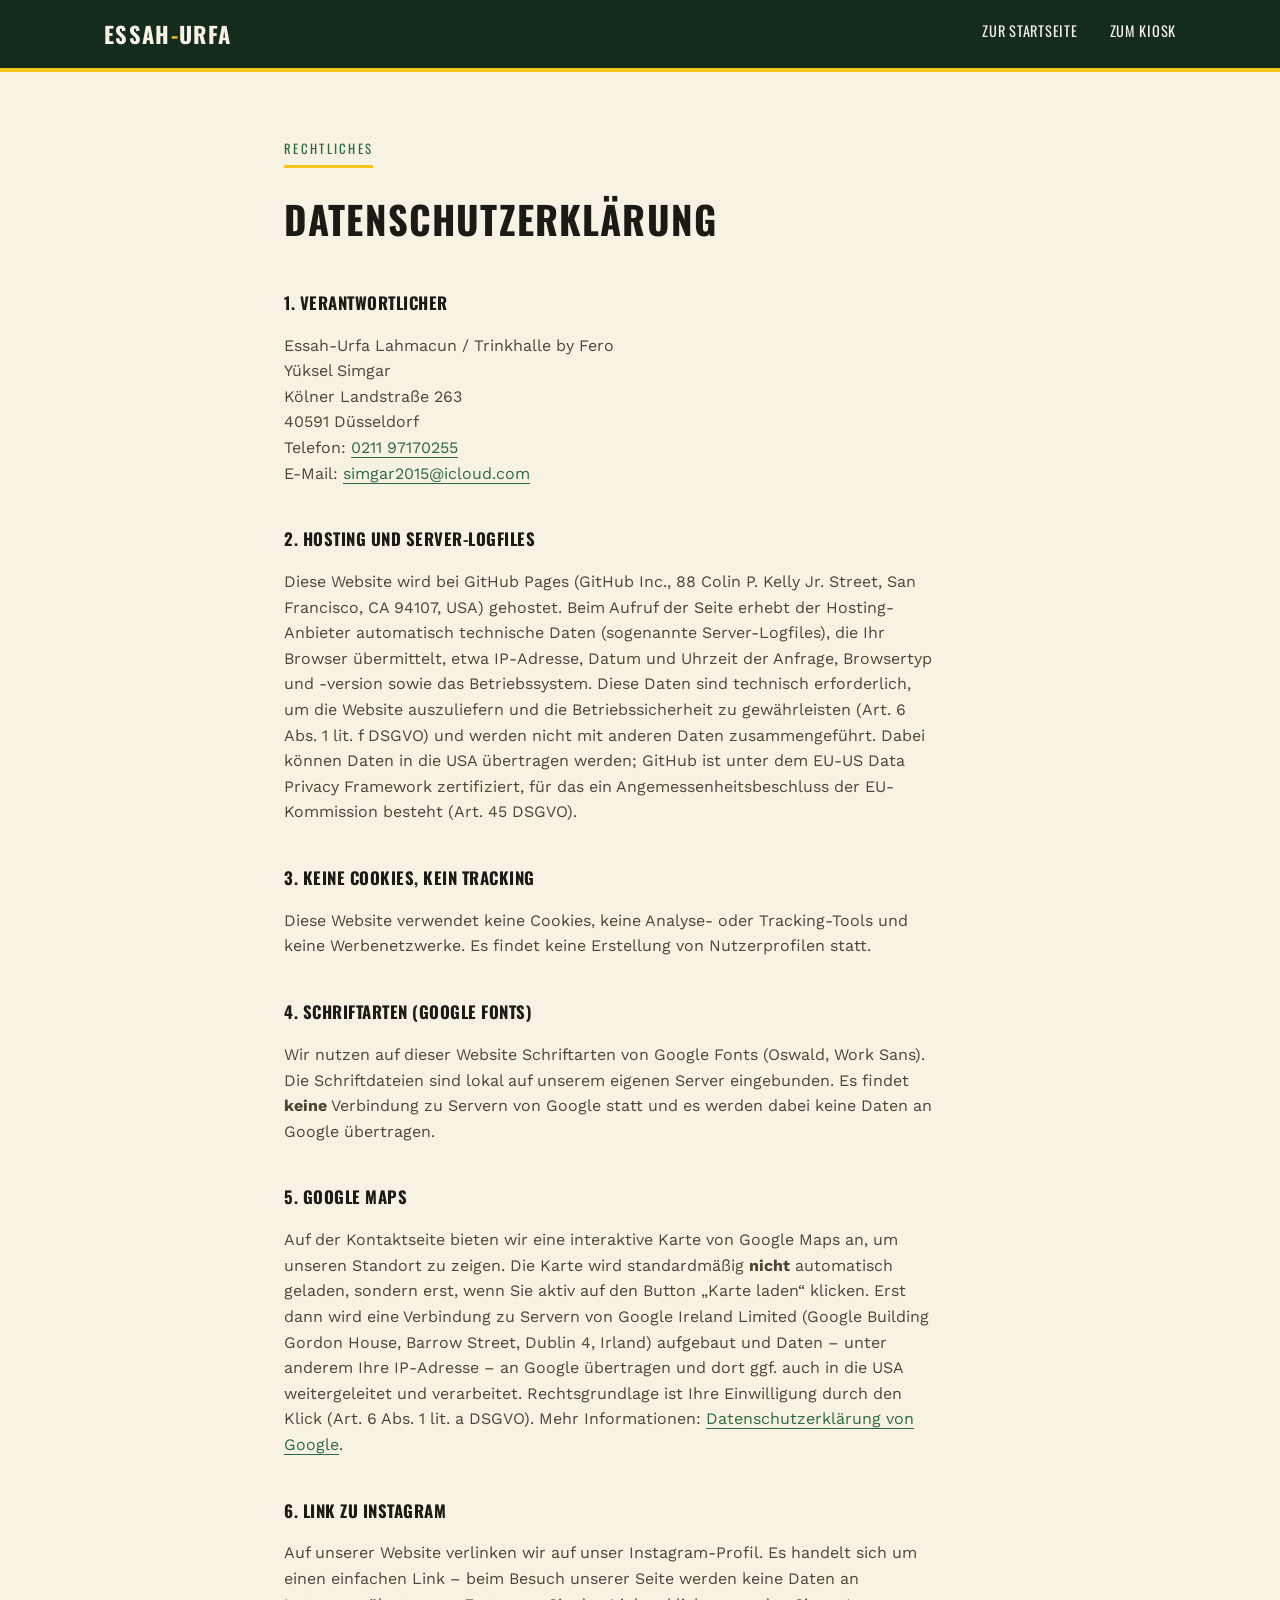
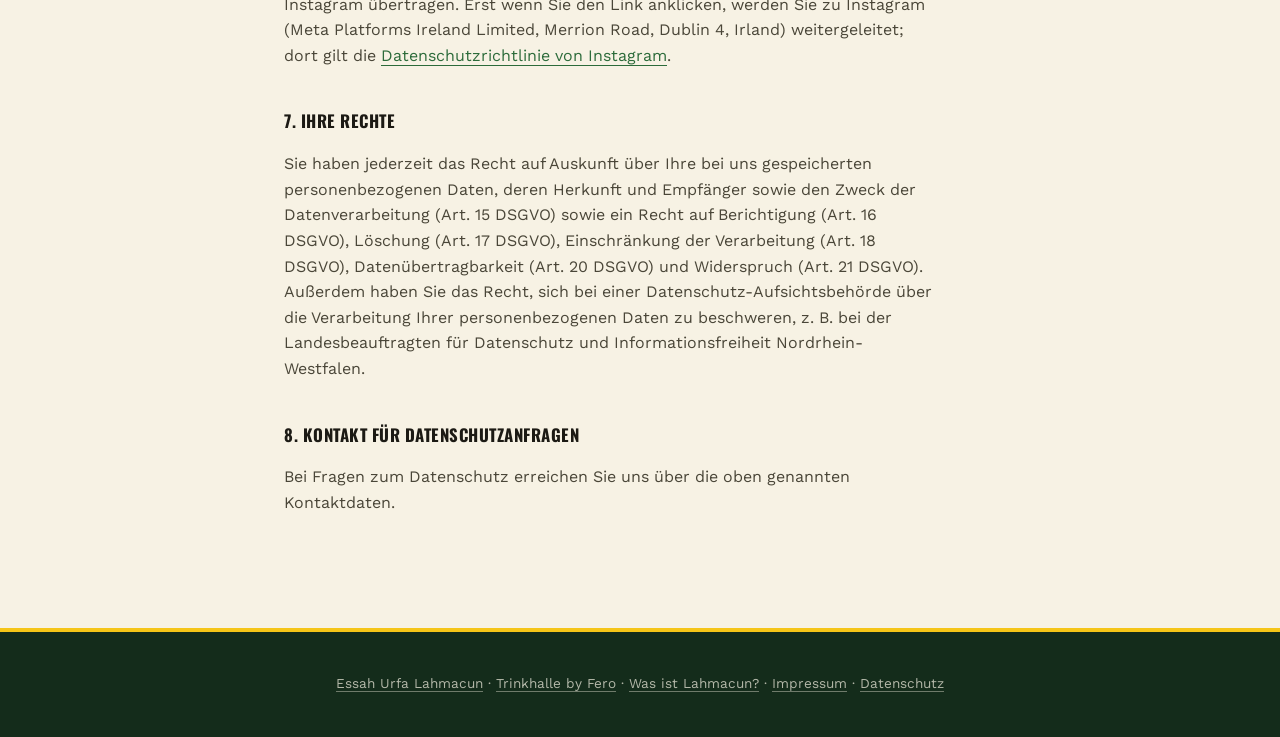
<file: datenschutz.html>
<!DOCTYPE html>
<html lang="de">
<head>
<meta charset="UTF-8">
<meta name="viewport" content="width=device-width, initial-scale=1.0">
<title>Datenschutzerkl&auml;rung &ndash; Essah-Urfa Lahmacun &amp; Trinkhalle by Fero</title>
<meta name="robots" content="noindex">
<link rel="canonical" href="https://essah-urfa.de/datenschutz.html">
<link rel="stylesheet" href="css/style.css">
</head>
<body>

<header class="site-header" id="top">
  <div class="header-inner">
    <a href="./" class="logo">ESSAH<span>-</span>URFA</a>
    <nav class="main-nav main-nav--simple" id="mainNav">
      <a href="./">Zur Startseite</a>
      <a href="kiosk.html">Zum Kiosk</a>
    </nav>
  </div>
</header>

<main>
  <section class="legal">
    <div class="section-inner legal-inner">
      <span class="section-kicker">Rechtliches</span>
      <h1>Datenschutzerkl&auml;rung</h1>

      <h2>1. Verantwortlicher</h2>
      <p>
        Essah-Urfa Lahmacun / Trinkhalle by Fero<br>
        Y&uuml;ksel Simgar<br>
        K&ouml;lner Landstra&szlig;e 263<br>
        40591 D&uuml;sseldorf<br>
        Telefon: <a href="tel:+4921197170255">0211 97170255</a><br>
        E-Mail: <a href="mailto:simgar2015@icloud.com">simgar2015@icloud.com</a>
      </p>

      <h2>2. Hosting und Server-Logfiles</h2>
      <p>Diese Website wird bei GitHub Pages (GitHub Inc., 88 Colin P. Kelly Jr. Street, San Francisco, CA 94107, USA) gehostet. Beim Aufruf der Seite erhebt der Hosting-Anbieter automatisch technische Daten (sogenannte Server-Logfiles), die Ihr Browser &uuml;bermittelt, etwa IP-Adresse, Datum und Uhrzeit der Anfrage, Browsertyp und -version sowie das Betriebssystem. Diese Daten sind technisch erforderlich, um die Website auszuliefern und die Betriebssicherheit zu gew&auml;hrleisten (Art. 6 Abs. 1 lit. f DSGVO) und werden nicht mit anderen Daten zusammengef&uuml;hrt. Dabei k&ouml;nnen Daten in die USA &uuml;bertragen werden; GitHub ist unter dem EU-US Data Privacy Framework zertifiziert, f&uuml;r das ein Angemessenheitsbeschluss der EU-Kommission besteht (Art. 45 DSGVO).</p>

      <h2>3. Keine Cookies, kein Tracking</h2>
      <p>Diese Website verwendet keine Cookies, keine Analyse- oder Tracking-Tools und keine Werbenetzwerke. Es findet keine Erstellung von Nutzerprofilen statt.</p>

      <h2>4. Schriftarten (Google Fonts)</h2>
      <p>Wir nutzen auf dieser Website Schriftarten von Google Fonts (Oswald, Work Sans). Die Schriftdateien sind lokal auf unserem eigenen Server eingebunden. Es findet <strong>keine</strong> Verbindung zu Servern von Google statt und es werden dabei keine Daten an Google &uuml;bertragen.</p>

      <h2>5. Google Maps</h2>
      <p>Auf der Kontaktseite bieten wir eine interaktive Karte von Google Maps an, um unseren Standort zu zeigen. Die Karte wird standardm&auml;&szlig;ig <strong>nicht</strong> automatisch geladen, sondern erst, wenn Sie aktiv auf den Button &bdquo;Karte laden&ldquo; klicken. Erst dann wird eine Verbindung zu Servern von Google Ireland Limited (Google Building Gordon House, Barrow Street, Dublin 4, Irland) aufgebaut und Daten &ndash; unter anderem Ihre IP-Adresse &ndash; an Google &uuml;bertragen und dort ggf. auch in die USA weitergeleitet und verarbeitet. Rechtsgrundlage ist Ihre Einwilligung durch den Klick (Art. 6 Abs. 1 lit. a DSGVO). Mehr Informationen: <a href="https://policies.google.com/privacy" target="_blank" rel="noopener">Datenschutzerkl&auml;rung von Google</a>.</p>

      <h2>6. Link zu Instagram</h2>
      <p>Auf unserer Website verlinken wir auf unser Instagram-Profil. Es handelt sich um einen einfachen Link &ndash; beim Besuch unserer Seite werden keine Daten an Instagram &uuml;bertragen. Erst wenn Sie den Link anklicken, werden Sie zu Instagram (Meta Platforms Ireland Limited, Merrion Road, Dublin 4, Irland) weitergeleitet; dort gilt die <a href="https://privacycenter.instagram.com/policy" target="_blank" rel="noopener">Datenschutzrichtlinie von Instagram</a>.</p>

      <h2>7. Ihre Rechte</h2>
      <p>Sie haben jederzeit das Recht auf Auskunft &uuml;ber Ihre bei uns gespeicherten personenbezogenen Daten, deren Herkunft und Empf&auml;nger sowie den Zweck der Datenverarbeitung (Art. 15 DSGVO) sowie ein Recht auf Berichtigung (Art. 16 DSGVO), L&ouml;schung (Art. 17 DSGVO), Einschr&auml;nkung der Verarbeitung (Art. 18 DSGVO), Datenübertragbarkeit (Art. 20 DSGVO) und Widerspruch (Art. 21 DSGVO). Au&szlig;erdem haben Sie das Recht, sich bei einer Datenschutz-Aufsichtsbeh&ouml;rde &uuml;ber die Verarbeitung Ihrer personenbezogenen Daten zu beschweren, z.&nbsp;B. bei der Landesbeauftragten f&uuml;r Datenschutz und Informationsfreiheit Nordrhein-Westfalen.</p>

      <h2>8. Kontakt f&uuml;r Datenschutzanfragen</h2>
      <p>Bei Fragen zum Datenschutz erreichen Sie uns &uuml;ber die oben genannten Kontaktdaten.</p>
    </div>
  </section>
</main>

<footer class="site-footer">
  <div class="section-inner footer-inner">
    <p><a href="./">Essah Urfa Lahmacun</a> &middot; <a href="kiosk.html">Trinkhalle by Fero</a> &middot; <a href="was-ist-lahmacun.html">Was ist Lahmacun?</a> &middot; <a href="impressum.html">Impressum</a> &middot; <a href="datenschutz.html">Datenschutz</a></p>
  </div>
</footer>

</body>
</html>
</file>
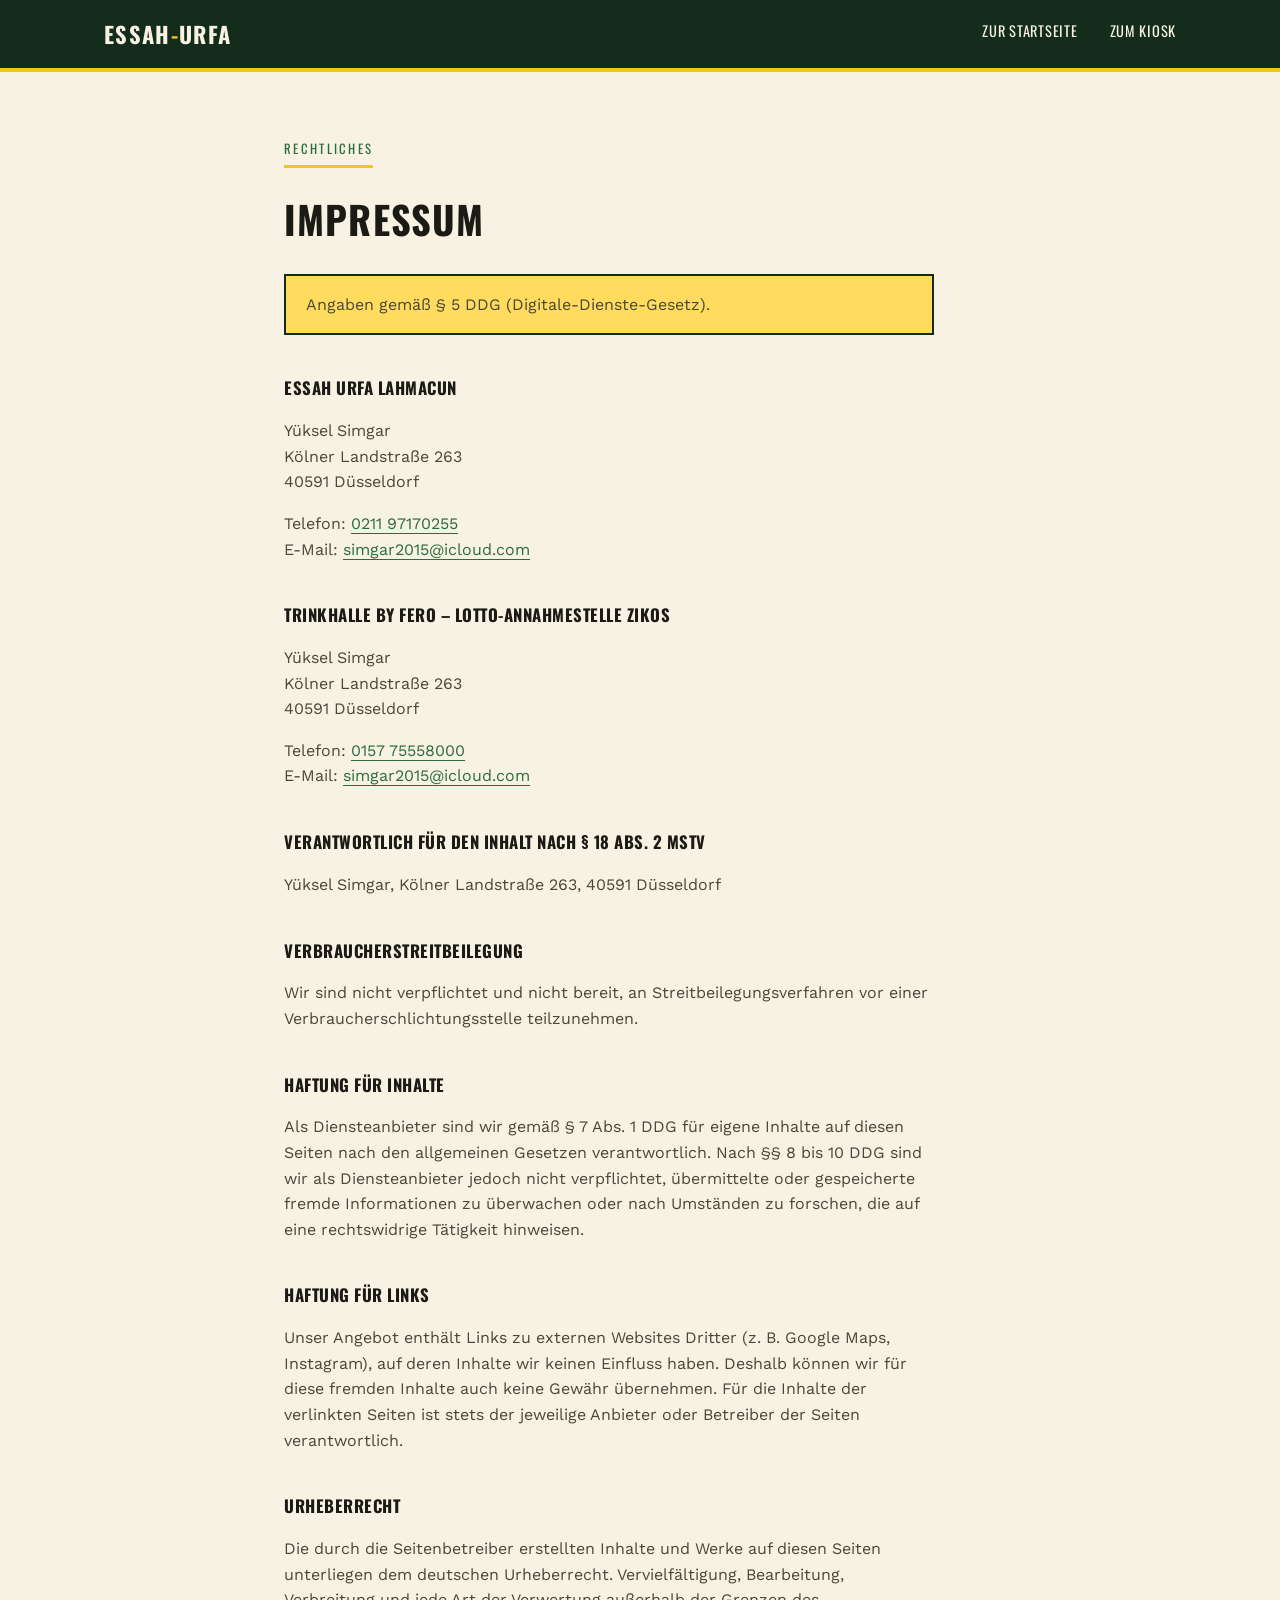
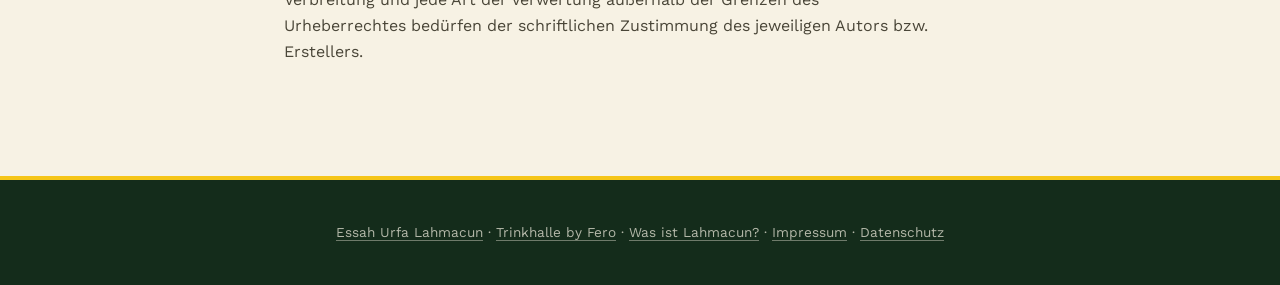
<file: impressum.html>
<!DOCTYPE html>
<html lang="de">
<head>
<meta charset="UTF-8">
<meta name="viewport" content="width=device-width, initial-scale=1.0">
<title>Impressum &ndash; Essah-Urfa Lahmacun &amp; Trinkhalle by Fero</title>
<meta name="robots" content="noindex">
<link rel="canonical" href="https://essah-urfa.de/impressum.html">
<link rel="stylesheet" href="css/style.css">
</head>
<body>

<header class="site-header" id="top">
  <div class="header-inner">
    <a href="./" class="logo">ESSAH<span>-</span>URFA</a>
    <nav class="main-nav main-nav--simple" id="mainNav">
      <a href="./">Zur Startseite</a>
      <a href="kiosk.html">Zum Kiosk</a>
    </nav>
  </div>
</header>

<main>
  <section class="legal">
    <div class="section-inner legal-inner">
      <span class="section-kicker">Rechtliches</span>
      <h1>Impressum</h1>

      <p class="legal-note">Angaben gem&auml;&szlig; &sect; 5 DDG (Digitale-Dienste-Gesetz).</p>

      <h2>Essah Urfa Lahmacun</h2>
      <p>
        Y&uuml;ksel Simgar<br>
        K&ouml;lner Landstra&szlig;e 263<br>
        40591 D&uuml;sseldorf
      </p>
      <p>
        Telefon: <a href="tel:+4921197170255">0211 97170255</a><br>
        E-Mail: <a href="mailto:simgar2015@icloud.com">simgar2015@icloud.com</a>
      </p>

      <h2>Trinkhalle by Fero &ndash; Lotto-Annahmestelle Zikos</h2>
      <p>
        Y&uuml;ksel Simgar<br>
        K&ouml;lner Landstra&szlig;e 263<br>
        40591 D&uuml;sseldorf
      </p>
      <p>
        Telefon: <a href="tel:+4915775558000">0157 75558000</a><br>
        E-Mail: <a href="mailto:simgar2015@icloud.com">simgar2015@icloud.com</a>
      </p>

      <h2>Verantwortlich f&uuml;r den Inhalt nach &sect; 18 Abs. 2 MStV</h2>
      <p>Y&uuml;ksel Simgar, K&ouml;lner Landstra&szlig;e 263, 40591 D&uuml;sseldorf</p>

      <h2>Verbraucherstreitbeilegung</h2>
      <p>Wir sind nicht verpflichtet und nicht bereit, an Streitbeilegungsverfahren vor einer Verbraucherschlichtungsstelle teilzunehmen.</p>

      <h2>Haftung f&uuml;r Inhalte</h2>
      <p>Als Diensteanbieter sind wir gem&auml;&szlig; &sect; 7 Abs. 1 DDG f&uuml;r eigene Inhalte auf diesen Seiten nach den allgemeinen Gesetzen verantwortlich. Nach &sect;&sect; 8 bis 10 DDG sind wir als Diensteanbieter jedoch nicht verpflichtet, &uuml;bermittelte oder gespeicherte fremde Informationen zu &uuml;berwachen oder nach Umst&auml;nden zu forschen, die auf eine rechtswidrige T&auml;tigkeit hinweisen.</p>

      <h2>Haftung f&uuml;r Links</h2>
      <p>Unser Angebot enth&auml;lt Links zu externen Websites Dritter (z.&nbsp;B. Google Maps, Instagram), auf deren Inhalte wir keinen Einfluss haben. Deshalb k&ouml;nnen wir f&uuml;r diese fremden Inhalte auch keine Gew&auml;hr &uuml;bernehmen. F&uuml;r die Inhalte der verlinkten Seiten ist stets der jeweilige Anbieter oder Betreiber der Seiten verantwortlich.</p>

      <h2>Urheberrecht</h2>
      <p>Die durch die Seitenbetreiber erstellten Inhalte und Werke auf diesen Seiten unterliegen dem deutschen Urheberrecht. Vervielf&auml;ltigung, Bearbeitung, Verbreitung und jede Art der Verwertung au&szlig;erhalb der Grenzen des Urheberrechtes bed&uuml;rfen der schriftlichen Zustimmung des jeweiligen Autors bzw. Erstellers.</p>
    </div>
  </section>
</main>

<footer class="site-footer">
  <div class="section-inner footer-inner">
    <p><a href="./">Essah Urfa Lahmacun</a> &middot; <a href="kiosk.html">Trinkhalle by Fero</a> &middot; <a href="was-ist-lahmacun.html">Was ist Lahmacun?</a> &middot; <a href="impressum.html">Impressum</a> &middot; <a href="datenschutz.html">Datenschutz</a></p>
  </div>
</footer>

</body>
</html>
</file>
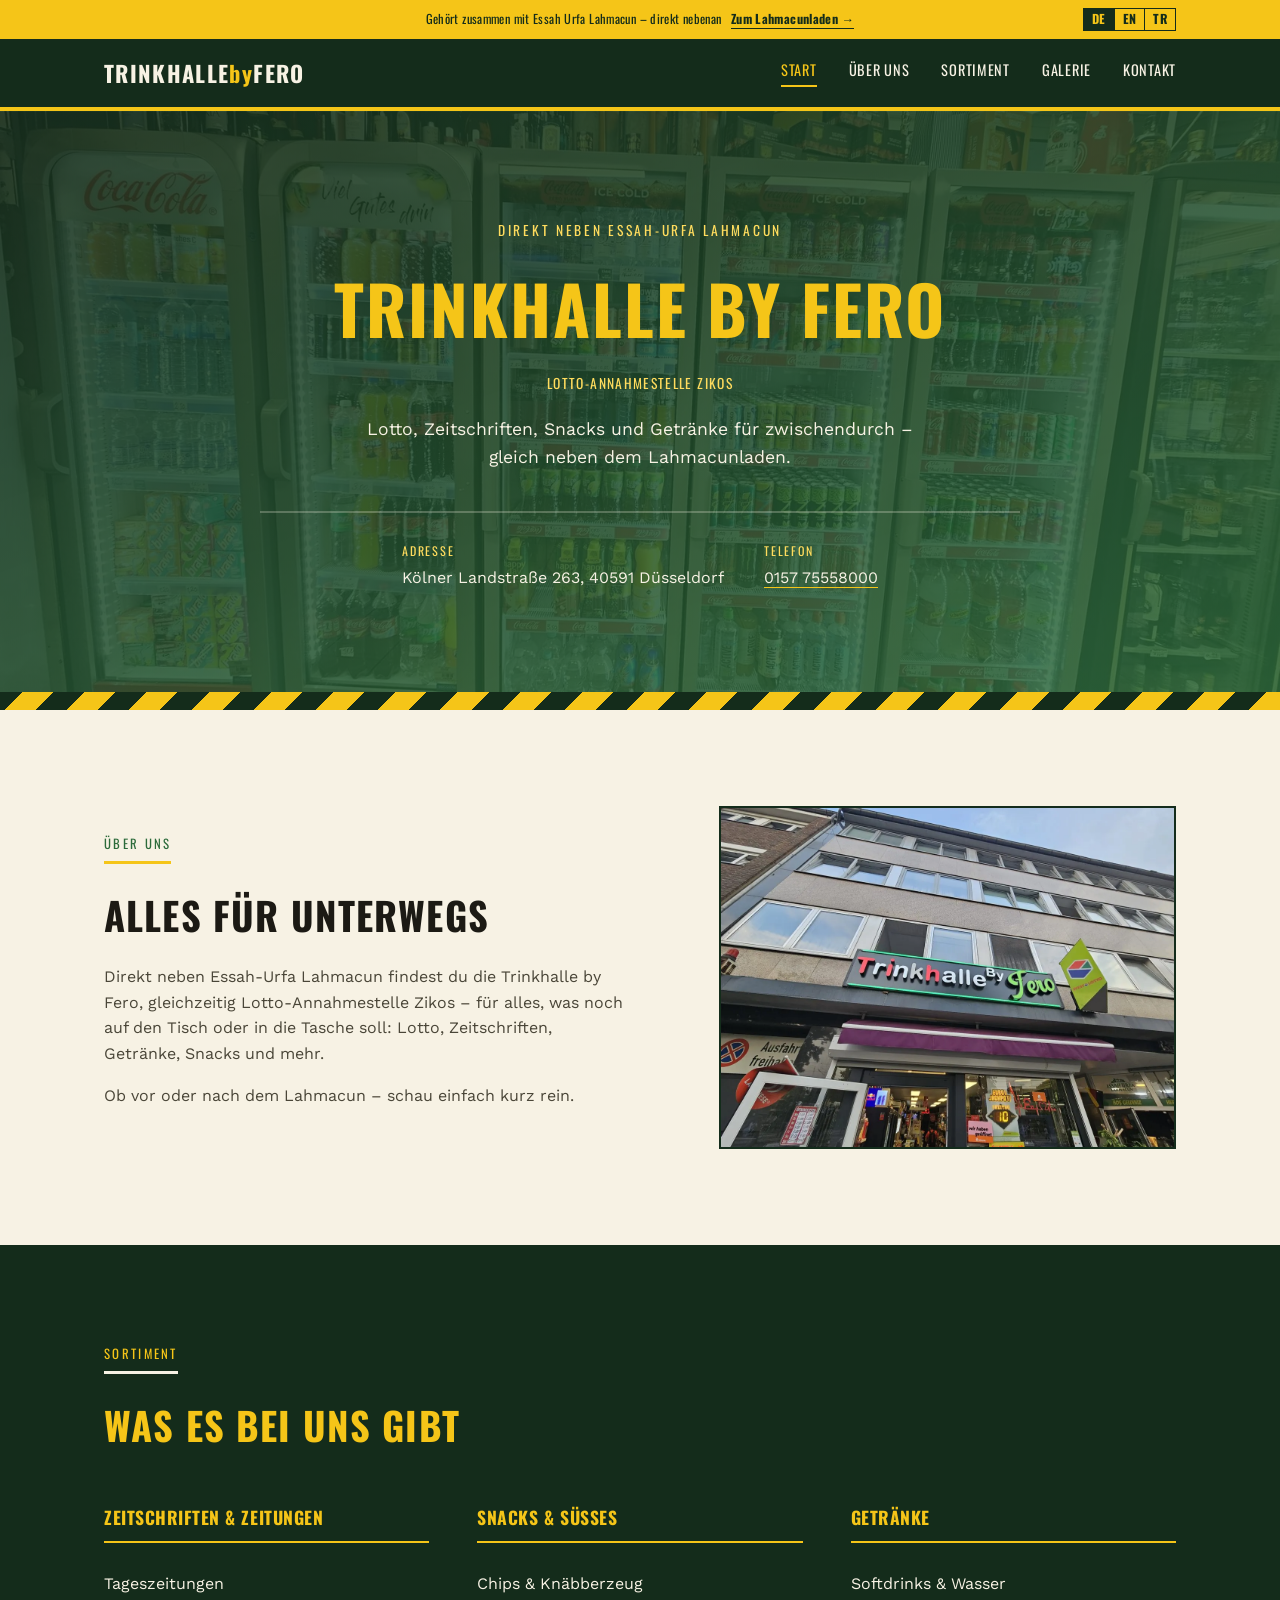
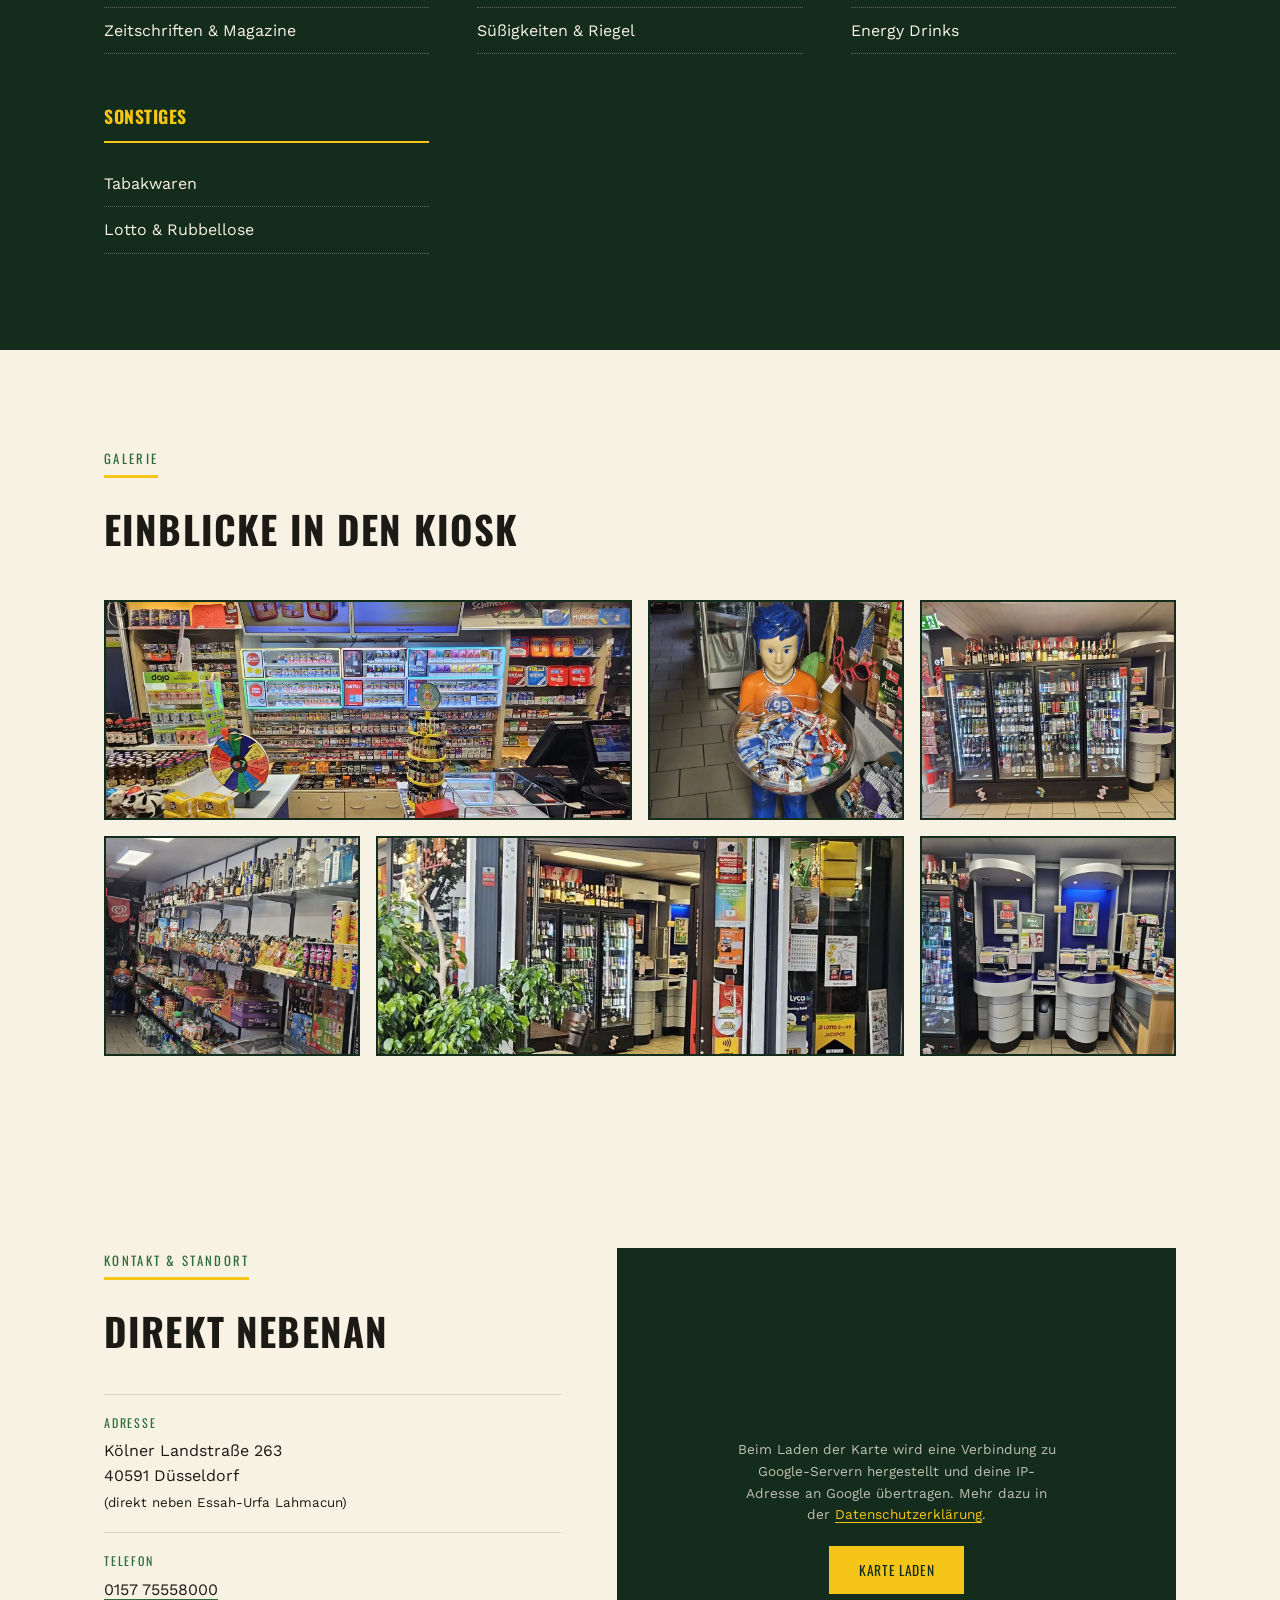
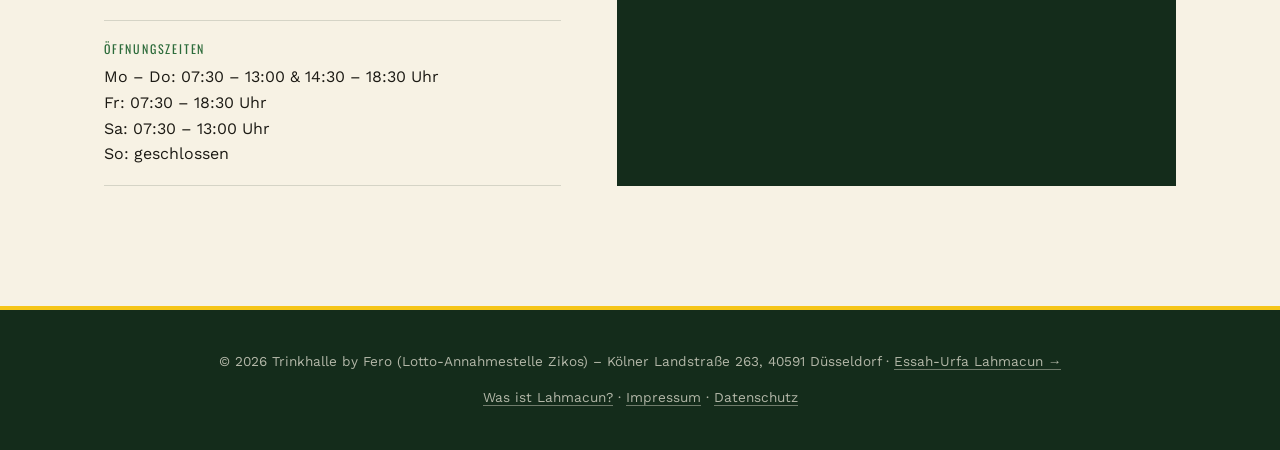
<file: kiosk.html>
<!DOCTYPE html>
<html lang="de">
<head>
<meta charset="UTF-8">
<meta name="viewport" content="width=device-width, initial-scale=1.0">
<title>Trinkhalle by Fero | Kiosk &amp; Lotto in D&uuml;sseldorf-Wersten</title>
<meta name="description" content="Trinkhalle by Fero (Lotto-Annahmestelle Zikos) in D&uuml;sseldorf-Wersten: Lotto, Zeitschriften, Snacks und Getr&auml;nke &ndash; direkt neben Essah Urfa Lahmacun.">
<link rel="canonical" href="https://essah-urfa.de/kiosk.html">
<link rel="alternate" hreflang="de" href="https://essah-urfa.de/kiosk.html">
<link rel="alternate" hreflang="en" href="https://essah-urfa.de/en/kiosk.html">
<link rel="alternate" hreflang="tr" href="https://essah-urfa.de/tr/kiosk.html">
<link rel="alternate" hreflang="x-default" href="https://essah-urfa.de/kiosk.html">

<meta property="og:type" content="website">
<meta property="og:site_name" content="Trinkhalle by Fero">
<meta property="og:title" content="Trinkhalle by Fero &ndash; Lotto-Annahmestelle Zikos, D&uuml;sseldorf">
<meta property="og:description" content="Lotto, Zeitschriften, Snacks und Getr&auml;nke direkt neben Essah-Urfa Lahmacun. K&ouml;lner Landstra&szlig;e 263, D&uuml;sseldorf.">
<meta property="og:url" content="https://essah-urfa.de/kiosk.html">
<meta property="og:image" content="https://essah-urfa.de/images/kiosk/web/hero.jpg">
<meta property="og:locale" content="de_DE">
<meta name="twitter:card" content="summary_large_image">

<script type="application/ld+json">
{
  "@context": "https://schema.org",
  "@type": "ConvenienceStore",
  "name": "Trinkhalle by Fero (Lotto-Annahmestelle Zikos)",
  "image": "https://essah-urfa.de/images/kiosk/web/hero.jpg",
  "telephone": "+49 157 75558000",
  "address": {
    "@type": "PostalAddress",
    "streetAddress": "Kölner Landstraße 263",
    "postalCode": "40591",
    "addressLocality": "Düsseldorf",
    "addressRegion": "Nordrhein-Westfalen",
    "addressCountry": "DE"
  },
  "geo": { "@type": "GeoCoordinates", "latitude": 51.184088, "longitude": 6.820766 },
  "areaServed": ["Düsseldorf-Wersten", "Düsseldorf-Süd"],
  "url": "https://essah-urfa.de/kiosk.html",
  "openingHoursSpecification": [
    { "@type": "OpeningHoursSpecification", "dayOfWeek": ["Monday", "Tuesday", "Wednesday", "Thursday"], "opens": "07:30", "closes": "13:00" },
    { "@type": "OpeningHoursSpecification", "dayOfWeek": ["Monday", "Tuesday", "Wednesday", "Thursday"], "opens": "14:30", "closes": "18:30" },
    { "@type": "OpeningHoursSpecification", "dayOfWeek": "Friday", "opens": "07:30", "closes": "18:30" },
    { "@type": "OpeningHoursSpecification", "dayOfWeek": "Saturday", "opens": "07:30", "closes": "13:00" }
  ]
}
</script>

<link rel="stylesheet" href="css/style.css">
</head>
<body>

<div class="top-banner">
  <div class="section-inner top-banner-inner top-banner-inner--split">
    <p class="top-banner-cross">Geh&ouml;rt zusammen mit Essah Urfa Lahmacun &ndash; direkt nebenan <a href="./">Zum Lahmacunladen &rarr;</a></p>
    <nav class="lang-switch" aria-label="Sprache w&auml;hlen">
      <a href="kiosk.html" hreflang="de" lang="de" aria-current="page">DE</a>
      <a href="en/kiosk.html" hreflang="en" lang="en">EN</a>
      <a href="tr/kiosk.html" hreflang="tr" lang="tr">TR</a>
    </nav>
  </div>
</div>

<header class="site-header" id="top">
  <div class="header-inner">
    <a href="#top" class="logo">TRINKHALLE<span>by</span>FERO</a>
    <button class="nav-toggle" id="navToggle" aria-label="Men&uuml; &ouml;ffnen" aria-expanded="false">
      <span></span><span></span><span></span>
    </button>
    <nav class="main-nav" id="mainNav">
      <a href="#start">Start</a>
      <a href="#ueber-uns">&Uuml;ber uns</a>
      <a href="#sortiment">Sortiment</a>
      <a href="#galerie">Galerie</a>
      <a href="#kontakt">Kontakt</a>
    </nav>
  </div>
</header>

<main>

  <section class="hero" id="start" style="background-image: linear-gradient(160deg, rgba(20,44,27,0.88), rgba(44,107,58,0.82)), url('images/kiosk/web/hero.webp');">
    <div class="hero-content">
      <p class="hero-eyebrow">Direkt neben Essah-Urfa Lahmacun</p>
      <h1>Trinkhalle by Fero</h1>
      <p class="hero-subname">Lotto-Annahmestelle Zikos</p>
      <p class="hero-text">Lotto, Zeitschriften, Snacks und Getr&auml;nke f&uuml;r zwischendurch &ndash; gleich neben dem Lahmacunladen.</p>
      <div class="hero-facts">
        <div class="hero-fact">
          <span class="fact-label">Adresse</span>
          <span class="fact-value">K&ouml;lner Landstra&szlig;e 263, 40591 D&uuml;sseldorf</span>
        </div>
        <div class="hero-fact">
          <span class="fact-label">Telefon</span>
          <span class="fact-value"><a href="tel:+4915775558000">0157 75558000</a></span>
        </div>
      </div>
    </div>
    <div class="hero-stripe" aria-hidden="true"></div>
  </section>

  <section class="about" id="ueber-uns">
    <div class="section-inner about-grid">
      <div class="about-text">
        <span class="section-kicker">&Uuml;ber uns</span>
        <h2>Alles f&uuml;r unterwegs</h2>
        <p>Direkt neben Essah-Urfa Lahmacun findest du die Trinkhalle by Fero, gleichzeitig Lotto-Annahmestelle Zikos &ndash; f&uuml;r alles, was noch auf den Tisch oder in die Tasche soll: Lotto, Zeitschriften, Getr&auml;nke, Snacks und mehr.</p>
        <p>Ob vor oder nach dem Lahmacun &ndash; schau einfach kurz rein.</p>
      </div>
      <div class="about-media">
        <img src="images/kiosk/web/about.webp" width="1200" height="900" alt="Ladenfront der Trinkhalle by Fero mit WestLotto-Schild an der K&ouml;lner Landstra&szlig;e 263 in D&uuml;sseldorf-Wersten" loading="lazy">
      </div>
    </div>
  </section>

  <section class="menu" id="sortiment">
    <div class="section-inner">
      <span class="section-kicker section-kicker--light">Sortiment</span>
      <h2 class="menu-heading">Was es bei uns gibt</h2>

      <div class="menu-grid">
        <div class="menu-group">
          <h3>Zeitschriften &amp; Zeitungen</h3>
          <ul class="menu-list">
            <li><span class="menu-item-name">Tageszeitungen</span></li>
            <li><span class="menu-item-name">Zeitschriften &amp; Magazine</span></li>
          </ul>
        </div>

        <div class="menu-group">
          <h3>Snacks &amp; S&uuml;&szlig;es</h3>
          <ul class="menu-list">
            <li><span class="menu-item-name">Chips &amp; Kn&auml;bberzeug</span></li>
            <li><span class="menu-item-name">S&uuml;&szlig;igkeiten &amp; Riegel</span></li>
          </ul>
        </div>

        <div class="menu-group">
          <h3>Getr&auml;nke</h3>
          <ul class="menu-list">
            <li><span class="menu-item-name">Softdrinks &amp; Wasser</span></li>
            <li><span class="menu-item-name">Energy Drinks</span></li>
          </ul>
        </div>

        <div class="menu-group">
          <h3>Sonstiges</h3>
          <ul class="menu-list">
            <li><span class="menu-item-name">Tabakwaren</span></li>
            <li><span class="menu-item-name">Lotto &amp; Rubbellose</span></li>
          </ul>
        </div>
      </div>
    </div>
  </section>

  <section class="gallery" id="galerie">
    <div class="section-inner">
      <span class="section-kicker">Galerie</span>
      <h2>Einblicke in den Kiosk</h2>
      <div class="gallery-grid">
        <div class="gallery-item gallery-item--wide">
          <img src="images/kiosk/web/gallery-1.webp" width="1000" height="750" alt="Zigaretten- und Tabakregal in der Trinkhalle by Fero" loading="lazy">
        </div>
        <div class="gallery-item">
          <img src="images/kiosk/web/gallery-2.webp" width="750" height="1000" alt="S&uuml;&szlig;igkeiten-Ecke im Kiosk Trinkhalle by Fero" loading="lazy">
        </div>
        <div class="gallery-item">
          <img src="images/kiosk/web/gallery-3.webp" width="900" height="675" alt="K&uuml;hlschrank mit Bier und Spirituosen im Kiosk in D&uuml;sseldorf-Wersten" loading="lazy">
        </div>
        <div class="gallery-item">
          <img src="images/kiosk/web/gallery-4.webp" width="750" height="1000" alt="Regal mit Chips, Schokolade und Eis in der Trinkhalle by Fero" loading="lazy">
        </div>
        <div class="gallery-item gallery-item--wide">
          <img src="images/kiosk/web/gallery-5.webp" width="750" height="1000" alt="Eingang der Trinkhalle by Fero mit Leuchtreklame, direkt neben Essah Urfa Lahmacun" loading="lazy">
        </div>
        <div class="gallery-item">
          <img src="images/kiosk/web/gallery-6.webp" width="750" height="1000" alt="WestLotto-Terminals der Lotto-Annahmestelle Zikos" loading="lazy">
        </div>
      </div>
    </div>
  </section>

  <section class="contact" id="kontakt">
    <div class="section-inner contact-grid">
      <div class="contact-info">
        <span class="section-kicker">Kontakt &amp; Standort</span>
        <h2>Direkt nebenan</h2>
        <dl class="contact-list">
          <div class="contact-row">
            <dt>Adresse</dt>
            <dd>K&ouml;lner Landstra&szlig;e 263<br>40591 D&uuml;sseldorf<br><small>(direkt neben Essah-Urfa Lahmacun)</small></dd>
          </div>
          <div class="contact-row">
            <dt>Telefon</dt>
            <dd><a href="tel:+4915775558000">0157 75558000</a></dd>
          </div>
          <div class="contact-row">
            <dt>&Ouml;ffnungszeiten</dt>
            <dd>
              Mo &ndash; Do: 07:30 &ndash; 13:00 &amp; 14:30 &ndash; 18:30 Uhr<br>
              Fr: 07:30 &ndash; 18:30 Uhr<br>
              Sa: 07:30 &ndash; 13:00 Uhr<br>
              So: geschlossen
            </dd>
          </div>
        </dl>
      </div>
      <div class="contact-map">
        <div class="map-placeholder"
          data-map-src="https://www.google.com/maps?q=K%C3%B6lner%20Landstra%C3%9Fe%20263%2C%2040591%20D%C3%BCsseldorf&output=embed"
          data-map-title="Standort Trinkhalle by Fero auf der Karte">
          <p>Beim Laden der Karte wird eine Verbindung zu Google-Servern hergestellt und deine IP-Adresse an Google &uuml;bertragen. Mehr dazu in der <a href="datenschutz.html">Datenschutzerkl&auml;rung</a>.</p>
          <button type="button" class="map-load-btn">Karte laden</button>
        </div>
      </div>
    </div>
  </section>

</main>

<footer class="site-footer">
  <div class="section-inner footer-inner">
    <p>&copy; <span id="year"></span> Trinkhalle by Fero (Lotto-Annahmestelle Zikos) &ndash; K&ouml;lner Landstra&szlig;e 263, 40591 D&uuml;sseldorf &middot; <a href="./">Essah-Urfa Lahmacun &rarr;</a></p>
    <p><a href="was-ist-lahmacun.html">Was ist Lahmacun?</a> &middot; <a href="impressum.html">Impressum</a> &middot; <a href="datenschutz.html">Datenschutz</a></p>
  </div>
</footer>

<script src="js/script.js"></script>
</body>
</html>
</file>
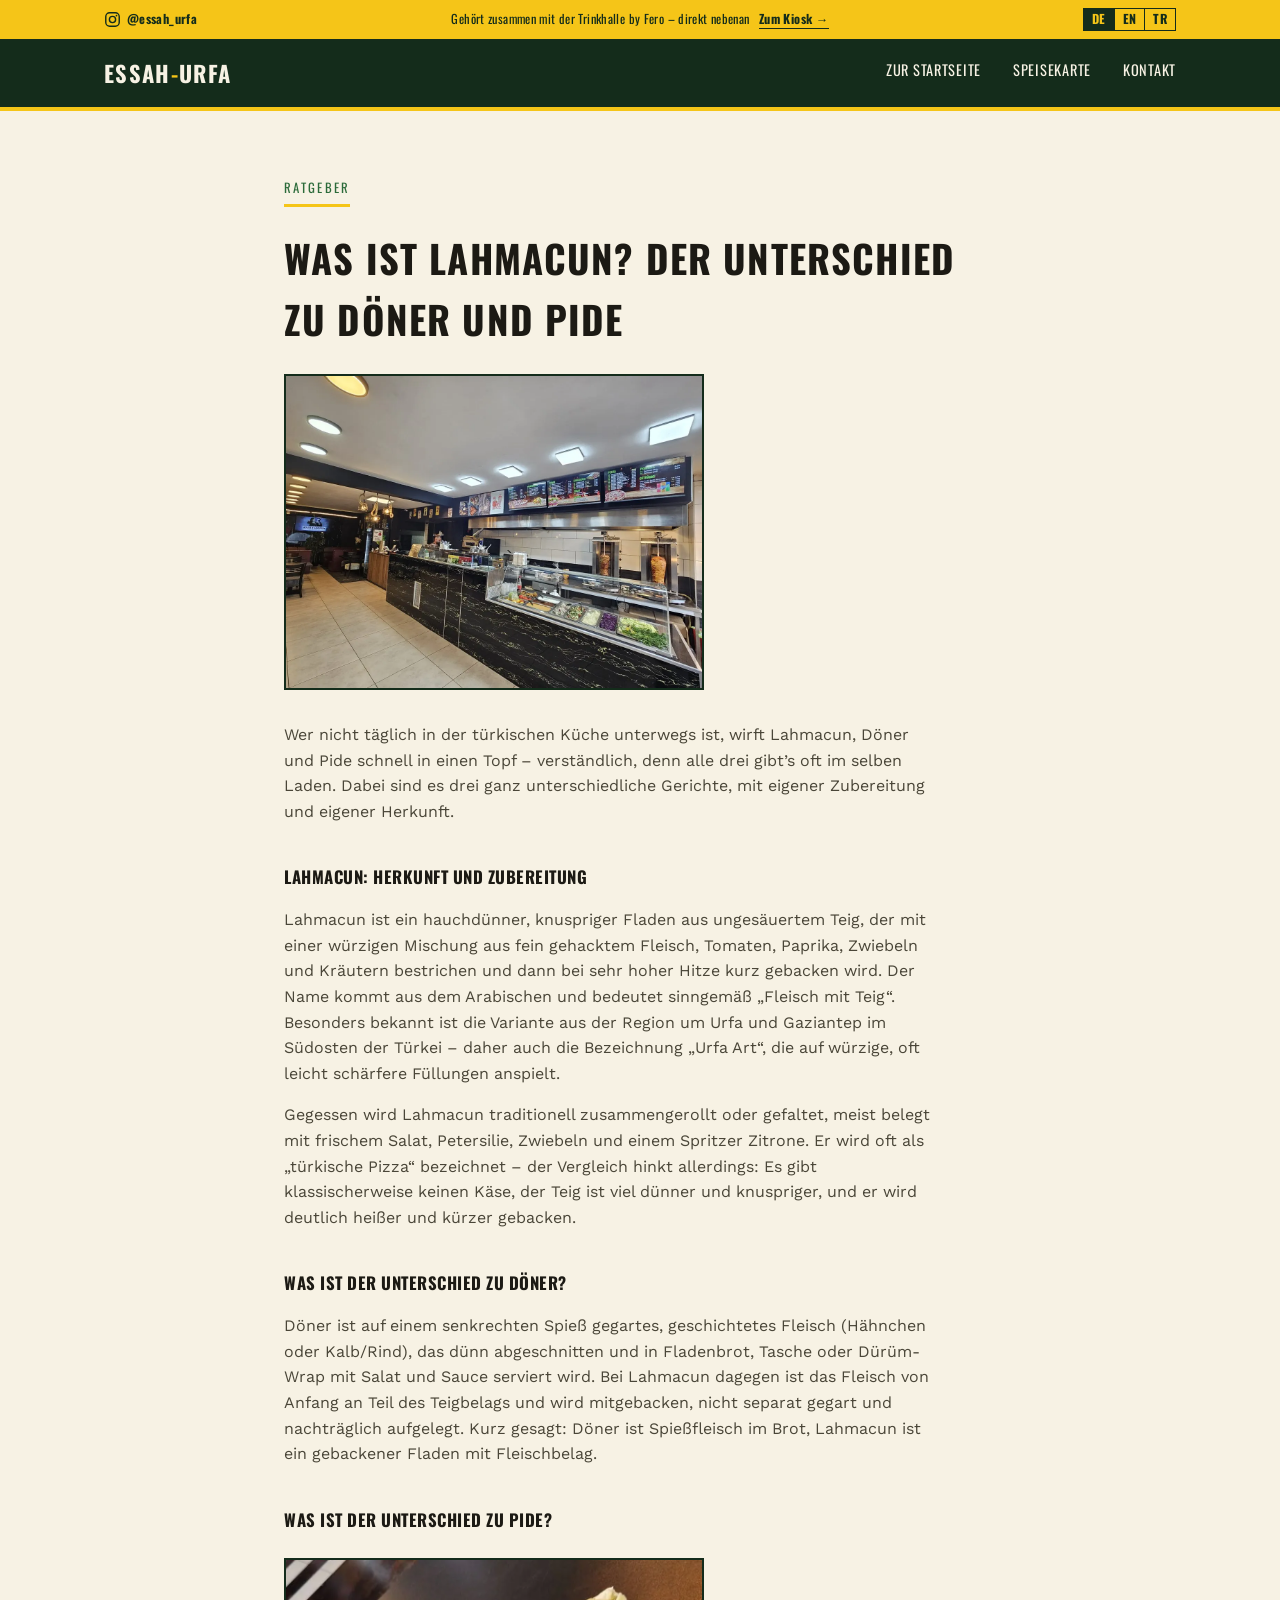
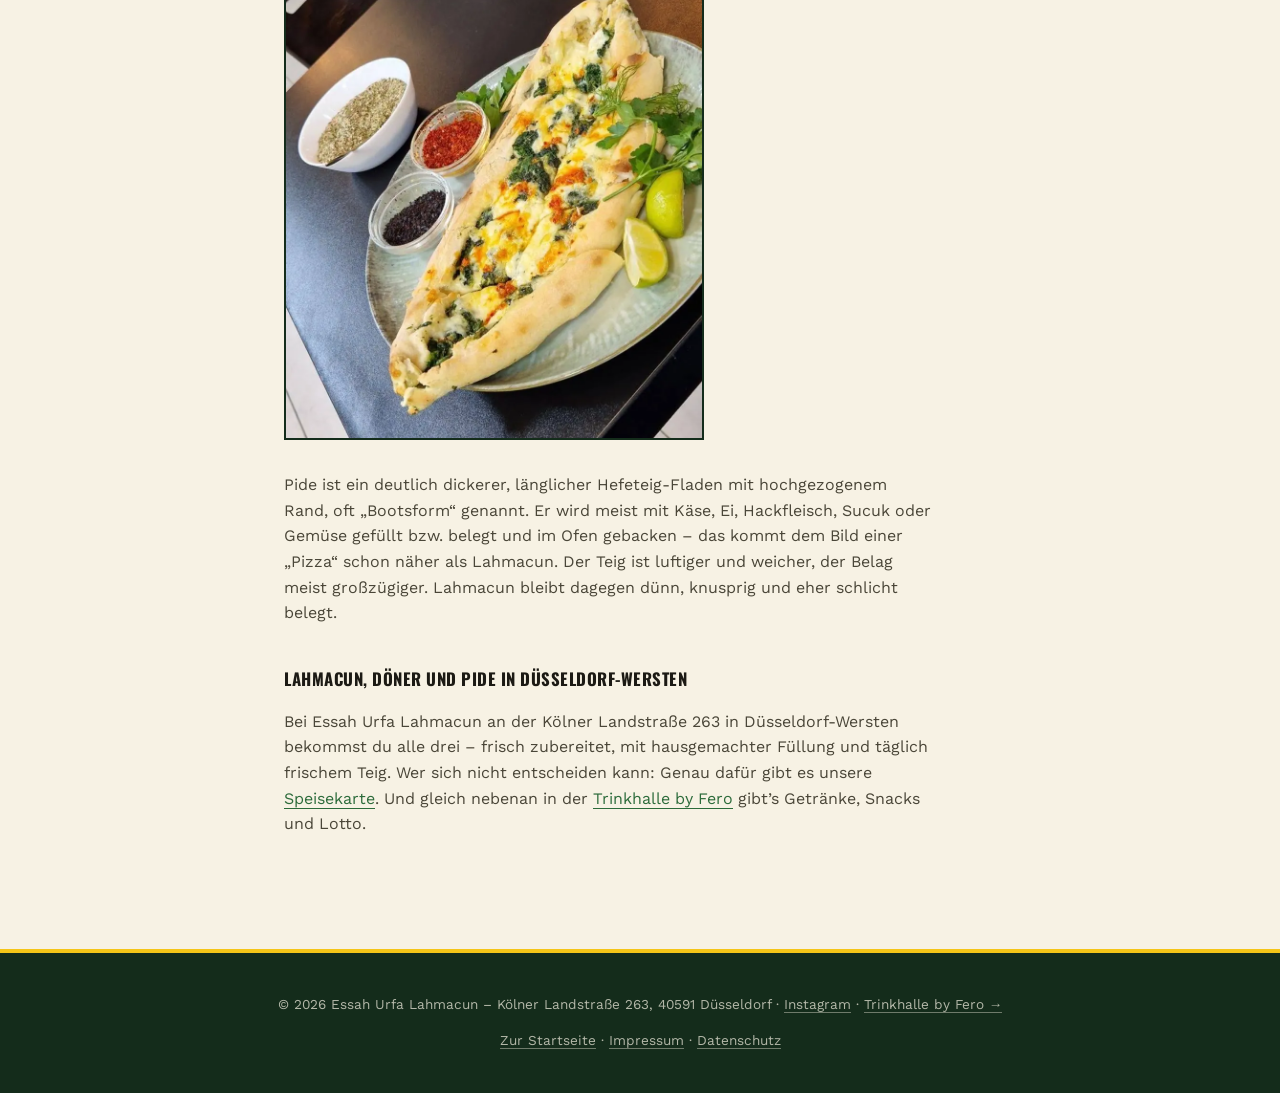
<file: was-ist-lahmacun.html>
<!DOCTYPE html>
<html lang="de">
<head>
<meta charset="UTF-8">
<meta name="viewport" content="width=device-width, initial-scale=1.0">
<title>Was ist Lahmacun? Unterschied zu Döner &amp; Pide | Essah Urfa</title>
<meta name="description" content="Was ist Lahmacun und was unterscheidet ihn von Döner und Pide? Herkunft, Zubereitung und Tipps – erklärt von Essah Urfa Lahmacun in Düsseldorf-Wersten.">
<link rel="canonical" href="https://essah-urfa.de/was-ist-lahmacun.html">
<link rel="alternate" hreflang="de" href="https://essah-urfa.de/was-ist-lahmacun.html">
<link rel="alternate" hreflang="en" href="https://essah-urfa.de/en/was-ist-lahmacun.html">
<link rel="alternate" hreflang="tr" href="https://essah-urfa.de/tr/was-ist-lahmacun.html">
<link rel="alternate" hreflang="x-default" href="https://essah-urfa.de/was-ist-lahmacun.html">

<meta property="og:type" content="article">
<meta property="og:site_name" content="Essah Urfa Lahmacun">
<meta property="og:title" content="Was ist Lahmacun? Unterschied zu Döner und Pide">
<meta property="og:description" content="Herkunft, Zubereitung und der Unterschied zu Döner und Pide – einfach erklärt.">
<meta property="og:url" content="https://essah-urfa.de/was-ist-lahmacun.html">
<meta property="og:image" content="https://essah-urfa.de/images/web/about.jpg">
<meta property="og:locale" content="de_DE">
<meta name="twitter:card" content="summary_large_image">

<script type="application/ld+json">
{
  "@context": "https://schema.org",
  "@graph": [
    {
      "@type": "Article",
      "headline": "Was ist Lahmacun? Der Unterschied zu Döner und Pide",
      "inLanguage": "de",
      "image": "https://essah-urfa.de/images/web/about.jpg",
      "author": {
        "@type": "Organization",
        "name": "Essah Urfa Lahmacun",
        "url": "https://essah-urfa.de/"
      },
      "publisher": {
        "@type": "Organization",
        "name": "Essah Urfa Lahmacun",
        "url": "https://essah-urfa.de/"
      },
      "about": {
        "@id": "https://essah-urfa.de/#restaurant"
      },
      "mainEntityOfPage": "https://essah-urfa.de/was-ist-lahmacun.html"
    },
    {
      "@type": "BreadcrumbList",
      "itemListElement": [
        {
          "@type": "ListItem",
          "position": 1,
          "name": "Startseite",
          "item": "https://essah-urfa.de/"
        },
        {
          "@type": "ListItem",
          "position": 2,
          "name": "Was ist Lahmacun? Unterschied zu Döner und Pide",
          "item": "https://essah-urfa.de/was-ist-lahmacun.html"
        }
      ]
    }
  ]
}
</script>

<link rel="stylesheet" href="css/style.css">
</head>
<body>

<div class="top-banner">
  <div class="section-inner top-banner-inner top-banner-inner--split">
    <a class="top-banner-social" href="https://www.instagram.com/essah_urfa/" target="_blank" rel="noopener" aria-label="Essah Urfa auf Instagram">
      <svg viewBox="0 0 24 24" aria-hidden="true"><rect x="2.5" y="2.5" width="19" height="19" rx="5.5"/><circle cx="12" cy="12" r="4.4"/><circle cx="17.6" cy="6.4" r="1.2" class="dot"/></svg>
      <span>@essah_urfa</span>
    </a>
    <p class="top-banner-cross">Gehört zusammen mit der Trinkhalle by Fero – direkt nebenan <a href="kiosk.html">Zum Kiosk →</a></p>
    <nav class="lang-switch" aria-label="Sprache wählen">
      <a href="was-ist-lahmacun.html" hreflang="de" lang="de" aria-current="page">DE</a>
      <a href="en/was-ist-lahmacun.html" hreflang="en" lang="en">EN</a>
      <a href="tr/was-ist-lahmacun.html" hreflang="tr" lang="tr">TR</a>
    </nav>
  </div>
</div>

<header class="site-header" id="top">
  <div class="header-inner">
    <a href="./" class="logo">ESSAH<span>-</span>URFA</a>
    <nav class="main-nav main-nav--simple" id="mainNav">
      <a href="./">Zur Startseite</a>
      <a href="./#speisekarte">Speisekarte</a>
      <a href="./#kontakt">Kontakt</a>
    </nav>
  </div>
</header>

<main>
  <article class="legal">
    <div class="section-inner legal-inner">
      <span class="section-kicker">Ratgeber</span>
      <h1>Was ist Lahmacun? Der Unterschied zu Döner und Pide</h1>

      <div class="article-hero">
        <img src="images/web/about.webp" width="1200" height="900" alt="Theke von Essah Urfa Lahmacun in Düsseldorf mit Dönerspieß und frischen Zutaten" loading="lazy">
      </div>

      <p>Wer nicht täglich in der türkischen Küche unterwegs ist, wirft Lahmacun, Döner und Pide schnell in einen Topf – verständlich, denn alle drei gibt’s oft im selben Laden. Dabei sind es drei ganz unterschiedliche Gerichte, mit eigener Zubereitung und eigener Herkunft.</p>

      <h2>Lahmacun: Herkunft und Zubereitung</h2>
      <p>Lahmacun ist ein hauchdünner, knuspriger Fladen aus ungesäuertem Teig, der mit einer würzigen Mischung aus fein gehacktem Fleisch, Tomaten, Paprika, Zwiebeln und Kräutern bestrichen und dann bei sehr hoher Hitze kurz gebacken wird. Der Name kommt aus dem Arabischen und bedeutet sinngemäß „Fleisch mit Teig“. Besonders bekannt ist die Variante aus der Region um Urfa und Gaziantep im Südosten der Türkei – daher auch die Bezeichnung „Urfa Art“, die auf würzige, oft leicht schärfere Füllungen anspielt.</p>
      <p>Gegessen wird Lahmacun traditionell zusammengerollt oder gefaltet, meist belegt mit frischem Salat, Petersilie, Zwiebeln und einem Spritzer Zitrone. Er wird oft als „türkische Pizza“ bezeichnet – der Vergleich hinkt allerdings: Es gibt klassischerweise keinen Käse, der Teig ist viel dünner und knuspriger, und er wird deutlich heißer und kürzer gebacken.</p>

      <h2>Was ist der Unterschied zu Döner?</h2>
      <p>Döner ist auf einem senkrechten Spieß gegartes, geschichtetes Fleisch (Hähnchen oder Kalb/Rind), das dünn abgeschnitten und in Fladenbrot, Tasche oder Dürüm-Wrap mit Salat und Sauce serviert wird. Bei Lahmacun dagegen ist das Fleisch von Anfang an Teil des Teigbelags und wird mitgebacken, nicht separat gegart und nachträglich aufgelegt. Kurz gesagt: Döner ist Spießfleisch im Brot, Lahmacun ist ein gebackener Fladen mit Fleischbelag.</p>

      <h2>Was ist der Unterschied zu Pide?</h2>
      <div class="article-hero">
        <img src="images/web/gallery-5.webp" width="869" height="1000" alt="Pide mit Spinat und Käse – dicker als Lahmacun und mit hochgezogenem Rand" loading="lazy">
      </div>
      <p>Pide ist ein deutlich dickerer, länglicher Hefeteig-Fladen mit hochgezogenem Rand, oft „Bootsform“ genannt. Er wird meist mit Käse, Ei, Hackfleisch, Sucuk oder Gemüse gefüllt bzw. belegt und im Ofen gebacken – das kommt dem Bild einer „Pizza“ schon näher als Lahmacun. Der Teig ist luftiger und weicher, der Belag meist großzügiger. Lahmacun bleibt dagegen dünn, knusprig und eher schlicht belegt.</p>

      <h2>Lahmacun, Döner und Pide in Düsseldorf-Wersten</h2>
      <p>Bei Essah Urfa Lahmacun an der Kölner Landstraße 263 in Düsseldorf-Wersten bekommst du alle drei – frisch zubereitet, mit hausgemachter Füllung und täglich frischem Teig. Wer sich nicht entscheiden kann: Genau dafür gibt es unsere <a href="./#speisekarte">Speisekarte</a>. Und gleich nebenan in der <a href="kiosk.html">Trinkhalle by Fero</a> gibt’s Getränke, Snacks und Lotto.</p>
    </div>
  </article>
</main>

<footer class="site-footer">
  <div class="section-inner footer-inner">
    <p>&copy; <span id="year"></span> Essah Urfa Lahmacun – Kölner Landstraße 263, 40591 Düsseldorf · <a href="https://www.instagram.com/essah_urfa/" target="_blank" rel="noopener">Instagram</a> · <a href="kiosk.html">Trinkhalle by Fero →</a></p>
    <p><a href="./">Zur Startseite</a> · <a href="impressum.html">Impressum</a> · <a href="datenschutz.html">Datenschutz</a></p>
  </div>
</footer>

<script src="js/script.js"></script>
</body>
</html>
</file>
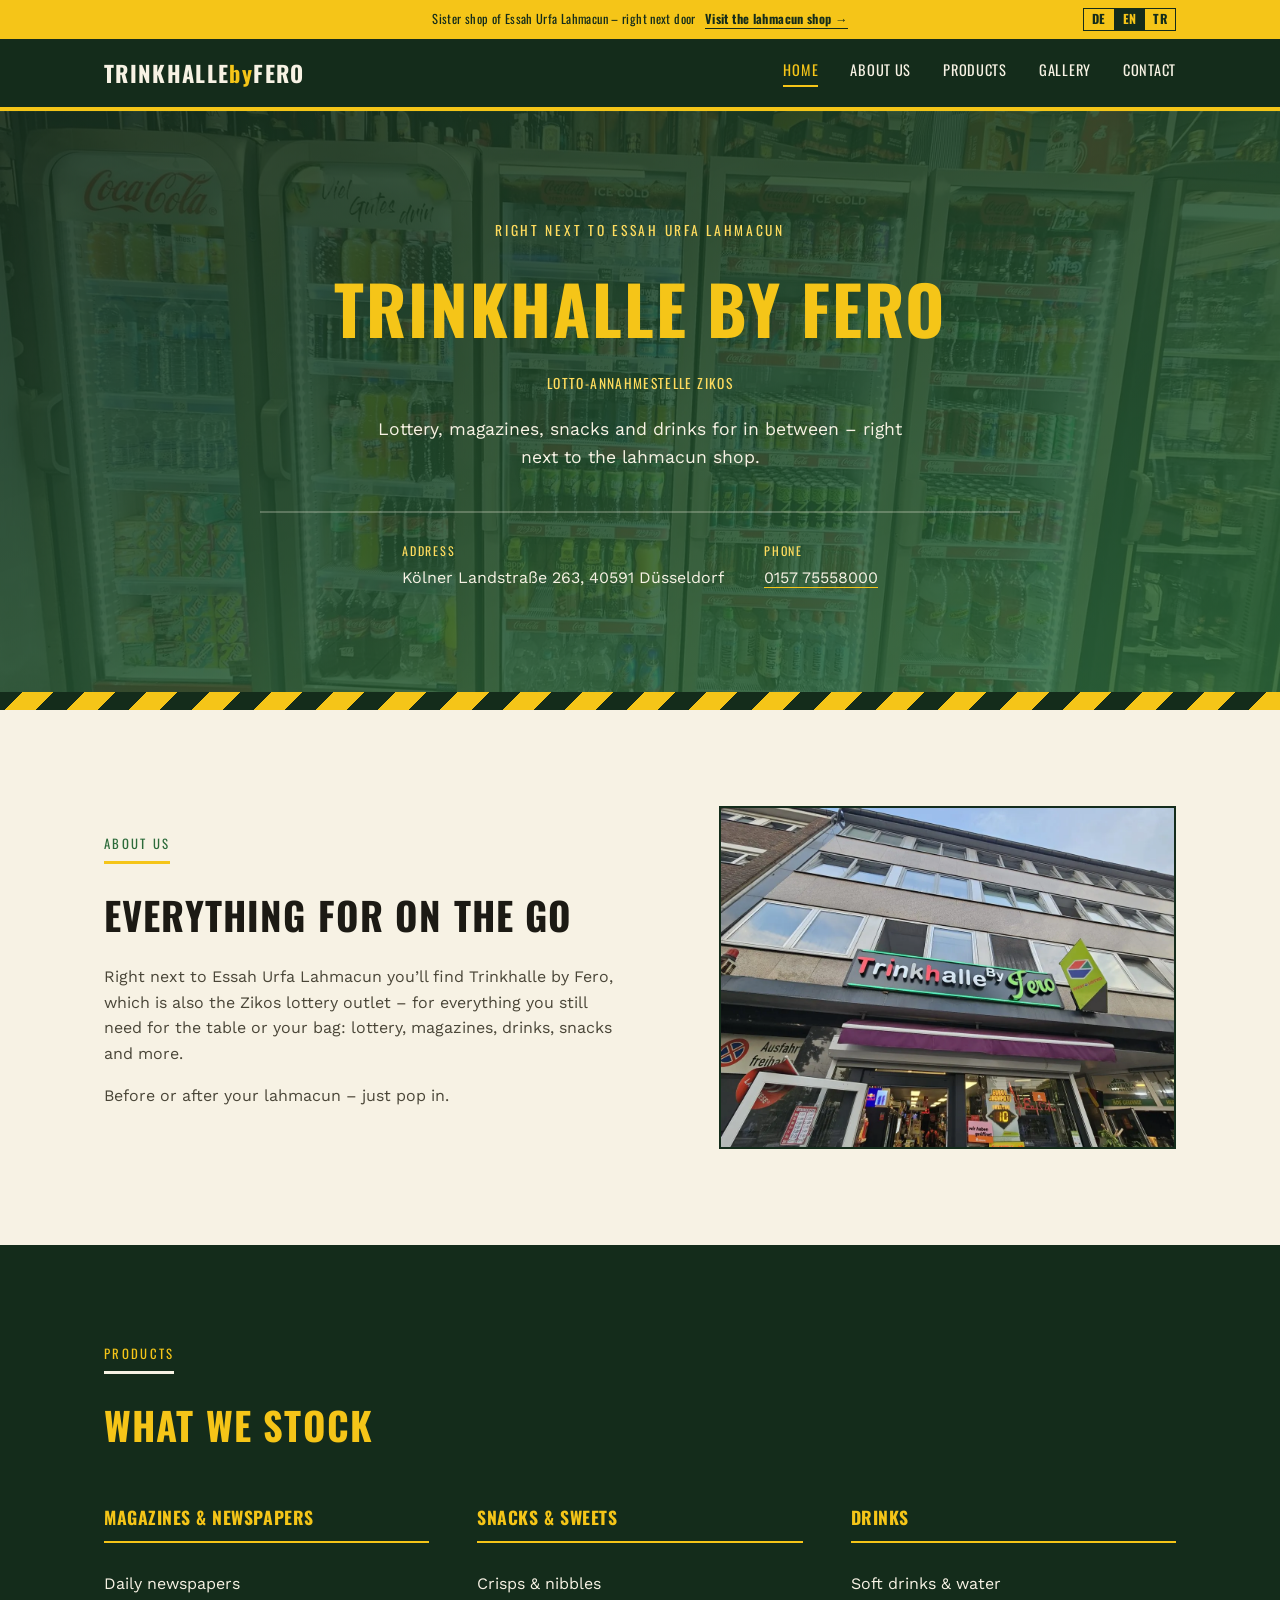
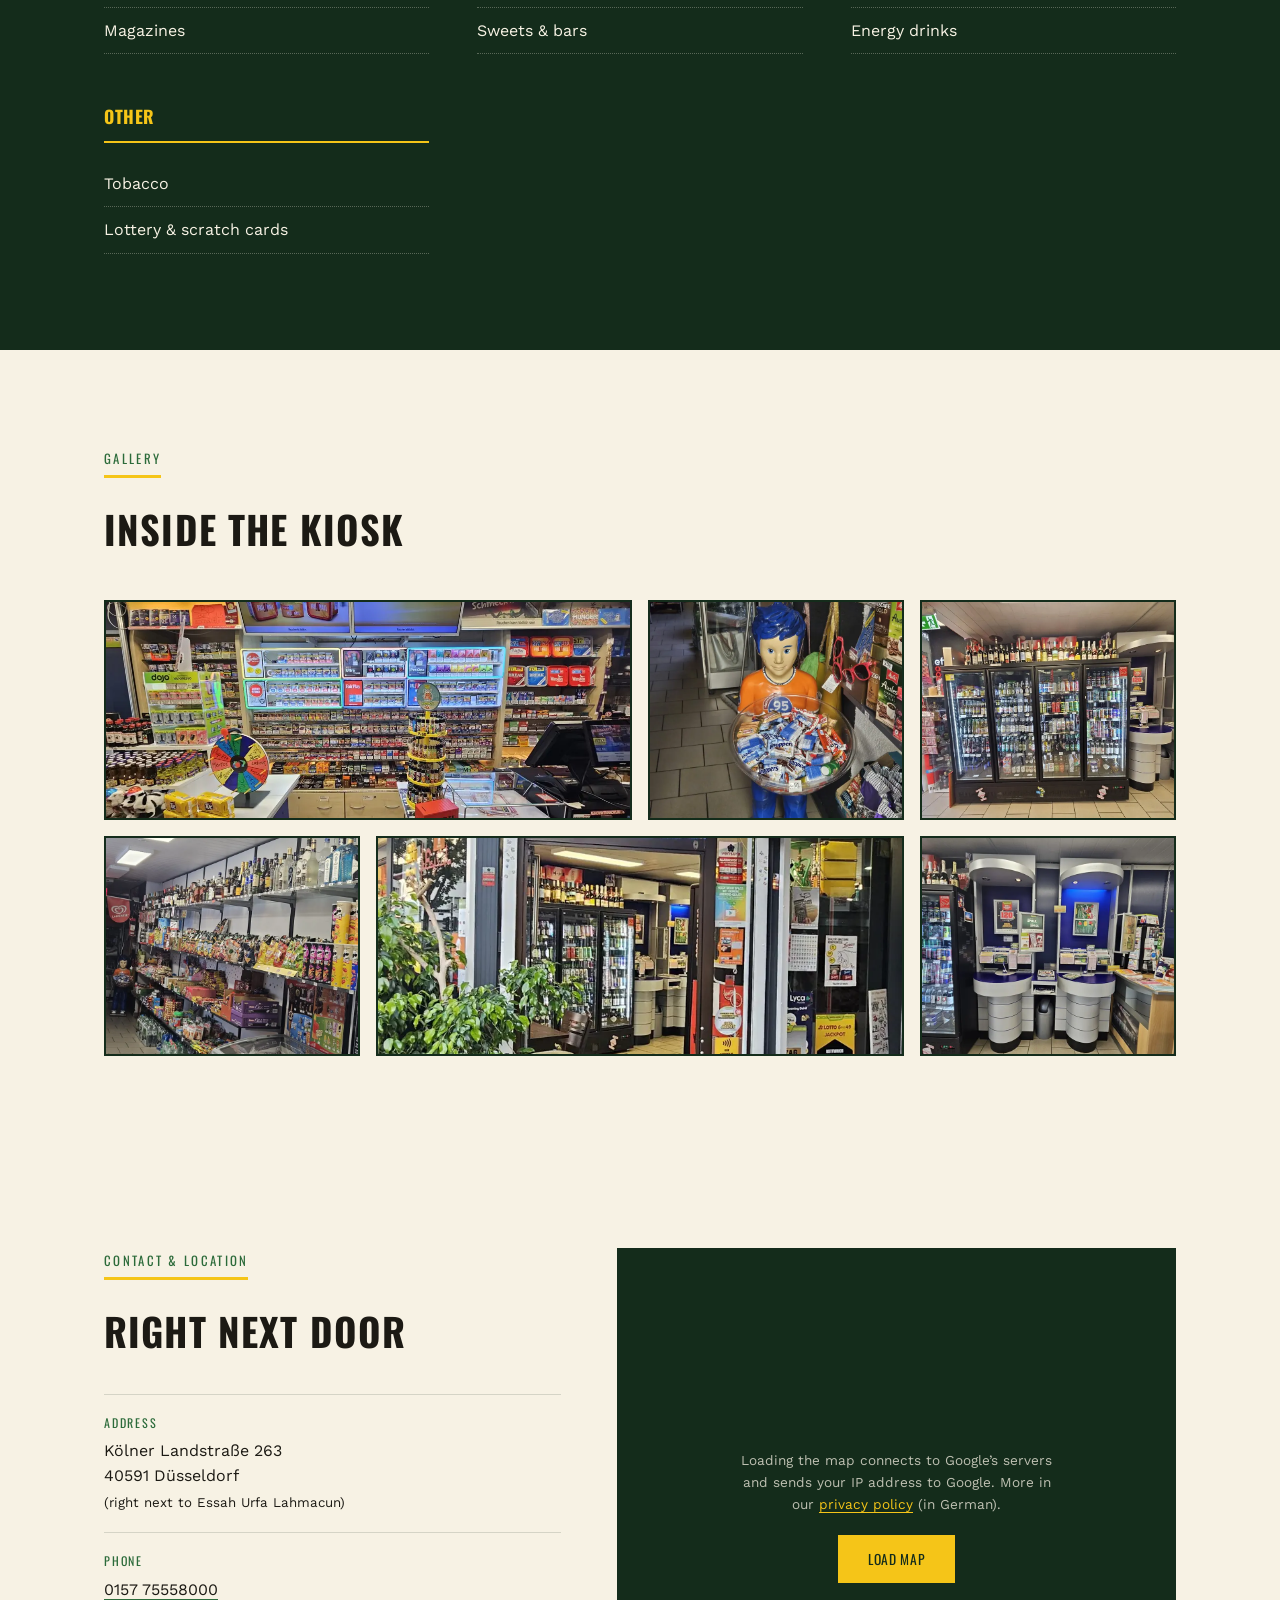
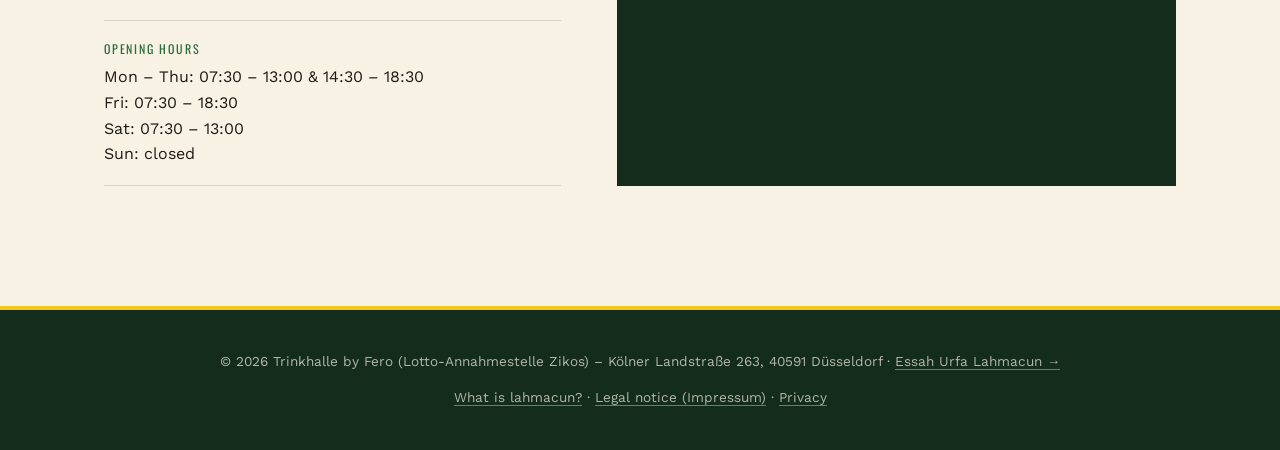
<file: en/kiosk.html>
<!DOCTYPE html>
<html lang="en">
<head>
<meta charset="UTF-8">
<meta name="viewport" content="width=device-width, initial-scale=1.0">
<title>Trinkhalle by Fero | Kiosk &amp; Lottery in Düsseldorf-Wersten</title>
<meta name="description" content="Trinkhalle by Fero (Lotto-Annahmestelle Zikos) in Düsseldorf-Wersten: lottery, magazines, snacks and drinks – right next to Essah Urfa Lahmacun.">
<link rel="canonical" href="https://essah-urfa.de/en/kiosk.html">
<link rel="alternate" hreflang="de" href="https://essah-urfa.de/kiosk.html">
<link rel="alternate" hreflang="en" href="https://essah-urfa.de/en/kiosk.html">
<link rel="alternate" hreflang="tr" href="https://essah-urfa.de/tr/kiosk.html">
<link rel="alternate" hreflang="x-default" href="https://essah-urfa.de/kiosk.html">

<meta property="og:type" content="website">
<meta property="og:site_name" content="Trinkhalle by Fero">
<meta property="og:title" content="Trinkhalle by Fero – Lotto-Annahmestelle Zikos, Düsseldorf">
<meta property="og:description" content="Lottery, magazines, snacks and drinks right next to Essah Urfa Lahmacun. Kölner Landstraße 263, Düsseldorf.">
<meta property="og:url" content="https://essah-urfa.de/en/kiosk.html">
<meta property="og:image" content="https://essah-urfa.de/images/kiosk/web/hero.jpg">
<meta property="og:locale" content="en_GB">
<meta name="twitter:card" content="summary_large_image">

<script type="application/ld+json">
{
  "@context": "https://schema.org",
  "@type": "ConvenienceStore",
  "name": "Trinkhalle by Fero (Lotto-Annahmestelle Zikos)",
  "image": "https://essah-urfa.de/images/kiosk/web/hero.jpg",
  "telephone": "+49 157 75558000",
  "address": {
    "@type": "PostalAddress",
    "streetAddress": "Kölner Landstraße 263",
    "postalCode": "40591",
    "addressLocality": "Düsseldorf",
    "addressRegion": "Nordrhein-Westfalen",
    "addressCountry": "DE"
  },
  "geo": { "@type": "GeoCoordinates", "latitude": 51.184088, "longitude": 6.820766 },
  "areaServed": ["Düsseldorf-Wersten", "Düsseldorf-Süd"],
  "url": "https://essah-urfa.de/kiosk.html",
  "openingHoursSpecification": [
    { "@type": "OpeningHoursSpecification", "dayOfWeek": ["Monday", "Tuesday", "Wednesday", "Thursday"], "opens": "07:30", "closes": "13:00" },
    { "@type": "OpeningHoursSpecification", "dayOfWeek": ["Monday", "Tuesday", "Wednesday", "Thursday"], "opens": "14:30", "closes": "18:30" },
    { "@type": "OpeningHoursSpecification", "dayOfWeek": "Friday", "opens": "07:30", "closes": "18:30" },
    { "@type": "OpeningHoursSpecification", "dayOfWeek": "Saturday", "opens": "07:30", "closes": "13:00" }
  ]
}
</script>

<link rel="stylesheet" href="../css/style.css">
</head>
<body>

<div class="top-banner">
  <div class="section-inner top-banner-inner top-banner-inner--split">
    <p class="top-banner-cross">Sister shop of Essah Urfa Lahmacun – right next door <a href="./">Visit the lahmacun shop →</a></p>
    <nav class="lang-switch" aria-label="Choose language">
      <a href="../kiosk.html" hreflang="de" lang="de">DE</a>
      <a href="kiosk.html" hreflang="en" lang="en" aria-current="page">EN</a>
      <a href="../tr/kiosk.html" hreflang="tr" lang="tr">TR</a>
    </nav>
  </div>
</div>

<header class="site-header" id="top">
  <div class="header-inner">
    <a href="#top" class="logo">TRINKHALLE<span>by</span>FERO</a>
    <button class="nav-toggle" id="navToggle" aria-label="Open menu" aria-expanded="false">
      <span></span><span></span><span></span>
    </button>
    <nav class="main-nav" id="mainNav">
      <a href="#start">Home</a>
      <a href="#ueber-uns">About us</a>
      <a href="#sortiment">Products</a>
      <a href="#galerie">Gallery</a>
      <a href="#kontakt">Contact</a>
    </nav>
  </div>
</header>

<main>

  <section class="hero" id="start" style="background-image: linear-gradient(160deg, rgba(20,44,27,0.88), rgba(44,107,58,0.82)), url('../images/kiosk/web/hero.webp');">
    <div class="hero-content">
      <p class="hero-eyebrow">Right next to Essah Urfa Lahmacun</p>
      <h1>Trinkhalle by Fero</h1>
      <p class="hero-subname">Lotto-Annahmestelle Zikos</p>
      <p class="hero-text">Lottery, magazines, snacks and drinks for in between – right next to the lahmacun shop.</p>
      <div class="hero-facts">
        <div class="hero-fact">
          <span class="fact-label">Address</span>
          <span class="fact-value">Kölner Landstraße 263, 40591 Düsseldorf</span>
        </div>
        <div class="hero-fact">
          <span class="fact-label">Phone</span>
          <span class="fact-value"><a href="tel:+4915775558000">0157 75558000</a></span>
        </div>
      </div>
    </div>
    <div class="hero-stripe" aria-hidden="true"></div>
  </section>

  <section class="about" id="ueber-uns">
    <div class="section-inner about-grid">
      <div class="about-text">
        <span class="section-kicker">About us</span>
        <h2>Everything for on the go</h2>
        <p>Right next to Essah Urfa Lahmacun you’ll find Trinkhalle by Fero, which is also the Zikos lottery outlet – for everything you still need for the table or your bag: lottery, magazines, drinks, snacks and more.</p>
        <p>Before or after your lahmacun – just pop in.</p>
      </div>
      <div class="about-media">
        <img src="../images/kiosk/web/about.webp" width="1200" height="900" alt="Trinkhalle by Fero shop front with WestLotto sign at Kölner Landstraße 263 in Düsseldorf-Wersten" loading="lazy">
      </div>
    </div>
  </section>

  <section class="menu" id="sortiment">
    <div class="section-inner">
      <span class="section-kicker section-kicker--light">Products</span>
      <h2 class="menu-heading">What we stock</h2>

      <div class="menu-grid">
        <div class="menu-group">
          <h3>Magazines &amp; newspapers</h3>
          <ul class="menu-list">
            <li><span class="menu-item-name">Daily newspapers</span></li>
            <li><span class="menu-item-name">Magazines</span></li>
          </ul>
        </div>

        <div class="menu-group">
          <h3>Snacks &amp; sweets</h3>
          <ul class="menu-list">
            <li><span class="menu-item-name">Crisps &amp; nibbles</span></li>
            <li><span class="menu-item-name">Sweets &amp; bars</span></li>
          </ul>
        </div>

        <div class="menu-group">
          <h3>Drinks</h3>
          <ul class="menu-list">
            <li><span class="menu-item-name">Soft drinks &amp; water</span></li>
            <li><span class="menu-item-name">Energy drinks</span></li>
          </ul>
        </div>

        <div class="menu-group">
          <h3>Other</h3>
          <ul class="menu-list">
            <li><span class="menu-item-name">Tobacco</span></li>
            <li><span class="menu-item-name">Lottery &amp; scratch cards</span></li>
          </ul>
        </div>
      </div>
    </div>
  </section>

  <section class="gallery" id="galerie">
    <div class="section-inner">
      <span class="section-kicker">Gallery</span>
      <h2>Inside the kiosk</h2>
      <div class="gallery-grid">
        <div class="gallery-item gallery-item--wide">
          <img src="../images/kiosk/web/gallery-1.webp" width="1000" height="750" alt="Cigarette and tobacco shelf at Trinkhalle by Fero" loading="lazy">
        </div>
        <div class="gallery-item">
          <img src="../images/kiosk/web/gallery-2.webp" width="750" height="1000" alt="Sweets corner at the Trinkhalle by Fero kiosk" loading="lazy">
        </div>
        <div class="gallery-item">
          <img src="../images/kiosk/web/gallery-3.webp" width="900" height="675" alt="Fridge with beer and spirits at the kiosk in Düsseldorf-Wersten" loading="lazy">
        </div>
        <div class="gallery-item">
          <img src="../images/kiosk/web/gallery-4.webp" width="750" height="1000" alt="Shelf with crisps, chocolate and ice cream at Trinkhalle by Fero" loading="lazy">
        </div>
        <div class="gallery-item gallery-item--wide">
          <img src="../images/kiosk/web/gallery-5.webp" width="750" height="1000" alt="Trinkhalle by Fero entrance with illuminated sign, right next to Essah Urfa Lahmacun" loading="lazy">
        </div>
        <div class="gallery-item">
          <img src="../images/kiosk/web/gallery-6.webp" width="750" height="1000" alt="WestLotto terminals at the Zikos lottery outlet" loading="lazy">
        </div>
      </div>
    </div>
  </section>

  <section class="contact" id="kontakt">
    <div class="section-inner contact-grid">
      <div class="contact-info">
        <span class="section-kicker">Contact &amp; location</span>
        <h2>Right next door</h2>
        <dl class="contact-list">
          <div class="contact-row">
            <dt>Address</dt>
            <dd>Kölner Landstraße 263<br>40591 Düsseldorf<br><small>(right next to Essah Urfa Lahmacun)</small></dd>
          </div>
          <div class="contact-row">
            <dt>Phone</dt>
            <dd><a href="tel:+4915775558000">0157 75558000</a></dd>
          </div>
          <div class="contact-row">
            <dt>Opening hours</dt>
            <dd>
              Mon – Thu: 07:30 – 13:00 &amp; 14:30 – 18:30<br>
              Fri: 07:30 – 18:30<br>
              Sat: 07:30 – 13:00<br>
              Sun: closed
            </dd>
          </div>
        </dl>
      </div>
      <div class="contact-map">
        <div class="map-placeholder"
          data-map-src="https://www.google.com/maps?q=K%C3%B6lner%20Landstra%C3%9Fe%20263%2C%2040591%20D%C3%BCsseldorf&output=embed"
          data-map-title="Trinkhalle by Fero location on the map">
          <p>Loading the map connects to Google’s servers and sends your IP address to Google. More in our <a href="../datenschutz.html">privacy policy</a> (in German).</p>
          <button type="button" class="map-load-btn">Load map</button>
        </div>
      </div>
    </div>
  </section>

</main>

<footer class="site-footer">
  <div class="section-inner footer-inner">
    <p>&copy; <span id="year"></span> Trinkhalle by Fero (Lotto-Annahmestelle Zikos) – Kölner Landstraße 263, 40591 Düsseldorf · <a href="./">Essah Urfa Lahmacun →</a></p>
    <p><a href="was-ist-lahmacun.html">What is lahmacun?</a> · <a href="../impressum.html">Legal notice (Impressum)</a> · <a href="../datenschutz.html">Privacy</a></p>
  </div>
</footer>

<script src="../js/script.js"></script>
</body>
</html>
</file>
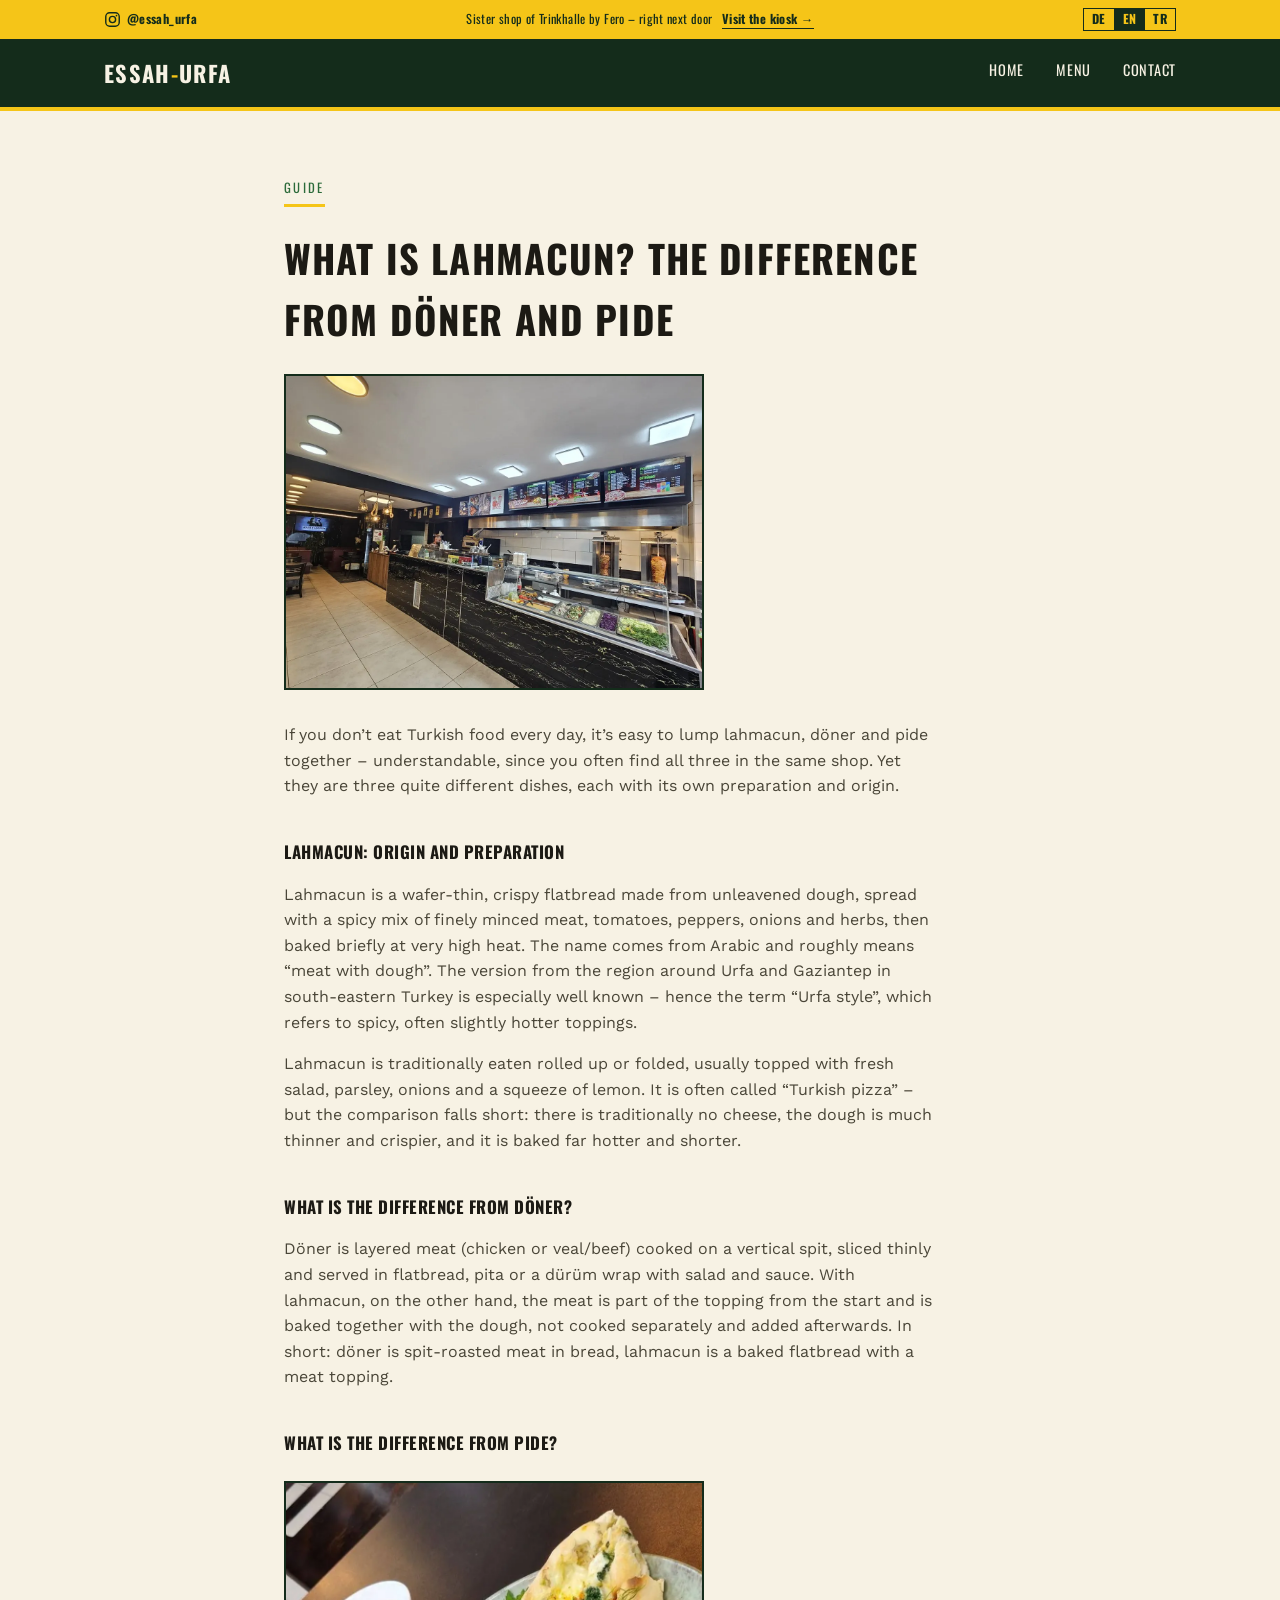
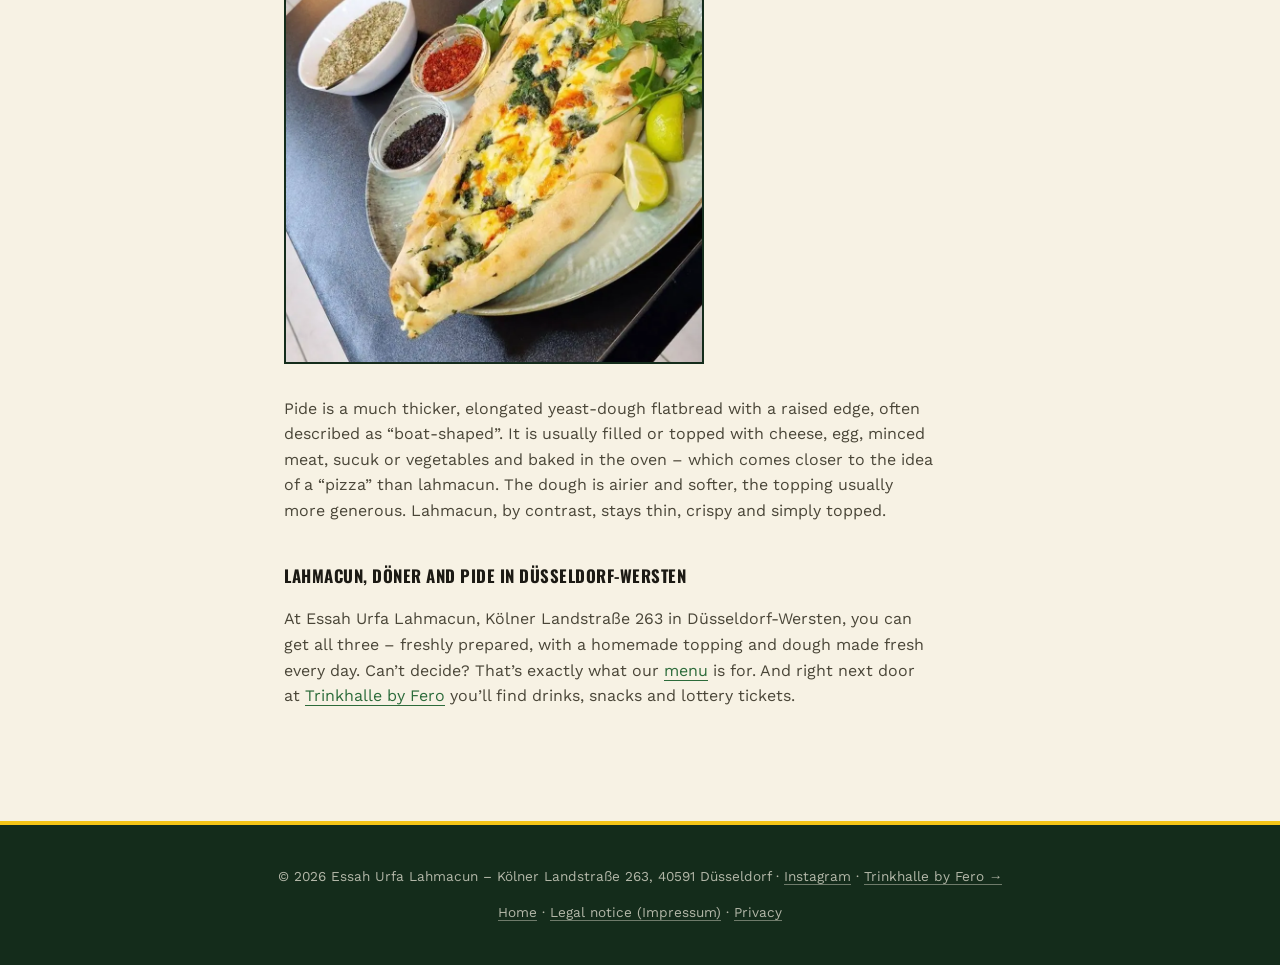
<file: en/was-ist-lahmacun.html>
<!DOCTYPE html>
<html lang="en">
<head>
<meta charset="UTF-8">
<meta name="viewport" content="width=device-width, initial-scale=1.0">
<title>What is Lahmacun? Lahmacun vs. Döner &amp; Pide | Essah Urfa</title>
<meta name="description" content="What is lahmacun and how is it different from döner and pide? Origin, preparation and tips – explained by Essah Urfa Lahmacun in Düsseldorf-Wersten.">
<link rel="canonical" href="https://essah-urfa.de/en/was-ist-lahmacun.html">
<link rel="alternate" hreflang="de" href="https://essah-urfa.de/was-ist-lahmacun.html">
<link rel="alternate" hreflang="en" href="https://essah-urfa.de/en/was-ist-lahmacun.html">
<link rel="alternate" hreflang="tr" href="https://essah-urfa.de/tr/was-ist-lahmacun.html">
<link rel="alternate" hreflang="x-default" href="https://essah-urfa.de/was-ist-lahmacun.html">

<meta property="og:type" content="article">
<meta property="og:site_name" content="Essah Urfa Lahmacun">
<meta property="og:title" content="What is lahmacun? The difference from döner and pide">
<meta property="og:description" content="Origin, preparation and the difference from döner and pide – simply explained.">
<meta property="og:url" content="https://essah-urfa.de/en/was-ist-lahmacun.html">
<meta property="og:image" content="https://essah-urfa.de/images/web/about.jpg">
<meta property="og:locale" content="en_GB">
<meta name="twitter:card" content="summary_large_image">

<script type="application/ld+json">
{
  "@context": "https://schema.org",
  "@graph": [
    {
      "@type": "Article",
      "headline": "What is lahmacun? The difference from döner and pide",
      "inLanguage": "en",
      "image": "https://essah-urfa.de/images/web/about.jpg",
      "author": {
        "@type": "Organization",
        "name": "Essah Urfa Lahmacun",
        "url": "https://essah-urfa.de/"
      },
      "publisher": {
        "@type": "Organization",
        "name": "Essah Urfa Lahmacun",
        "url": "https://essah-urfa.de/"
      },
      "about": {
        "@id": "https://essah-urfa.de/#restaurant"
      },
      "mainEntityOfPage": "https://essah-urfa.de/en/was-ist-lahmacun.html"
    },
    {
      "@type": "BreadcrumbList",
      "itemListElement": [
        {
          "@type": "ListItem",
          "position": 1,
          "name": "Home",
          "item": "https://essah-urfa.de/en/"
        },
        {
          "@type": "ListItem",
          "position": 2,
          "name": "What is lahmacun? The difference from döner and pide",
          "item": "https://essah-urfa.de/en/was-ist-lahmacun.html"
        }
      ]
    }
  ]
}
</script>

<link rel="stylesheet" href="../css/style.css">
</head>
<body>

<div class="top-banner">
  <div class="section-inner top-banner-inner top-banner-inner--split">
    <a class="top-banner-social" href="https://www.instagram.com/essah_urfa/" target="_blank" rel="noopener" aria-label="Essah Urfa on Instagram">
      <svg viewBox="0 0 24 24" aria-hidden="true"><rect x="2.5" y="2.5" width="19" height="19" rx="5.5"/><circle cx="12" cy="12" r="4.4"/><circle cx="17.6" cy="6.4" r="1.2" class="dot"/></svg>
      <span>@essah_urfa</span>
    </a>
    <p class="top-banner-cross">Sister shop of Trinkhalle by Fero – right next door <a href="kiosk.html">Visit the kiosk →</a></p>
    <nav class="lang-switch" aria-label="Choose language">
      <a href="../was-ist-lahmacun.html" hreflang="de" lang="de">DE</a>
      <a href="was-ist-lahmacun.html" hreflang="en" lang="en" aria-current="page">EN</a>
      <a href="../tr/was-ist-lahmacun.html" hreflang="tr" lang="tr">TR</a>
    </nav>
  </div>
</div>

<header class="site-header" id="top">
  <div class="header-inner">
    <a href="./" class="logo">ESSAH<span>-</span>URFA</a>
    <nav class="main-nav main-nav--simple" id="mainNav">
      <a href="./">Home</a>
      <a href="./#speisekarte">Menu</a>
      <a href="./#kontakt">Contact</a>
    </nav>
  </div>
</header>

<main>
  <article class="legal">
    <div class="section-inner legal-inner">
      <span class="section-kicker">Guide</span>
      <h1>What is lahmacun? The difference from döner and pide</h1>

      <div class="article-hero">
        <img src="../images/web/about.webp" width="1200" height="900" alt="Counter at Essah Urfa Lahmacun in Düsseldorf with döner spit and fresh ingredients" loading="lazy">
      </div>

      <p>If you don’t eat Turkish food every day, it’s easy to lump lahmacun, döner and pide together – understandable, since you often find all three in the same shop. Yet they are three quite different dishes, each with its own preparation and origin.</p>

      <h2>Lahmacun: origin and preparation</h2>
      <p>Lahmacun is a wafer-thin, crispy flatbread made from unleavened dough, spread with a spicy mix of finely minced meat, tomatoes, peppers, onions and herbs, then baked briefly at very high heat. The name comes from Arabic and roughly means “meat with dough”. The version from the region around Urfa and Gaziantep in south-eastern Turkey is especially well known – hence the term “Urfa style”, which refers to spicy, often slightly hotter toppings.</p>
      <p>Lahmacun is traditionally eaten rolled up or folded, usually topped with fresh salad, parsley, onions and a squeeze of lemon. It is often called “Turkish pizza” – but the comparison falls short: there is traditionally no cheese, the dough is much thinner and crispier, and it is baked far hotter and shorter.</p>

      <h2>What is the difference from döner?</h2>
      <p>Döner is layered meat (chicken or veal/beef) cooked on a vertical spit, sliced thinly and served in flatbread, pita or a dürüm wrap with salad and sauce. With lahmacun, on the other hand, the meat is part of the topping from the start and is baked together with the dough, not cooked separately and added afterwards. In short: döner is spit-roasted meat in bread, lahmacun is a baked flatbread with a meat topping.</p>

      <h2>What is the difference from pide?</h2>
      <div class="article-hero">
        <img src="../images/web/gallery-5.webp" width="869" height="1000" alt="Spinach and cheese pide – thicker than lahmacun and with a raised edge" loading="lazy">
      </div>
      <p>Pide is a much thicker, elongated yeast-dough flatbread with a raised edge, often described as “boat-shaped”. It is usually filled or topped with cheese, egg, minced meat, sucuk or vegetables and baked in the oven – which comes closer to the idea of a “pizza” than lahmacun. The dough is airier and softer, the topping usually more generous. Lahmacun, by contrast, stays thin, crispy and simply topped.</p>

      <h2>Lahmacun, döner and pide in Düsseldorf-Wersten</h2>
      <p>At Essah Urfa Lahmacun, Kölner Landstraße 263 in Düsseldorf-Wersten, you can get all three – freshly prepared, with a homemade topping and dough made fresh every day. Can’t decide? That’s exactly what our <a href="./#speisekarte">menu</a> is for. And right next door at <a href="kiosk.html">Trinkhalle by Fero</a> you’ll find drinks, snacks and lottery tickets.</p>
    </div>
  </article>
</main>

<footer class="site-footer">
  <div class="section-inner footer-inner">
    <p>&copy; <span id="year"></span> Essah Urfa Lahmacun – Kölner Landstraße 263, 40591 Düsseldorf · <a href="https://www.instagram.com/essah_urfa/" target="_blank" rel="noopener">Instagram</a> · <a href="kiosk.html">Trinkhalle by Fero →</a></p>
    <p><a href="./">Home</a> · <a href="../impressum.html">Legal notice (Impressum)</a> · <a href="../datenschutz.html">Privacy</a></p>
  </div>
</footer>

<script src="../js/script.js"></script>
</body>
</html>
</file>
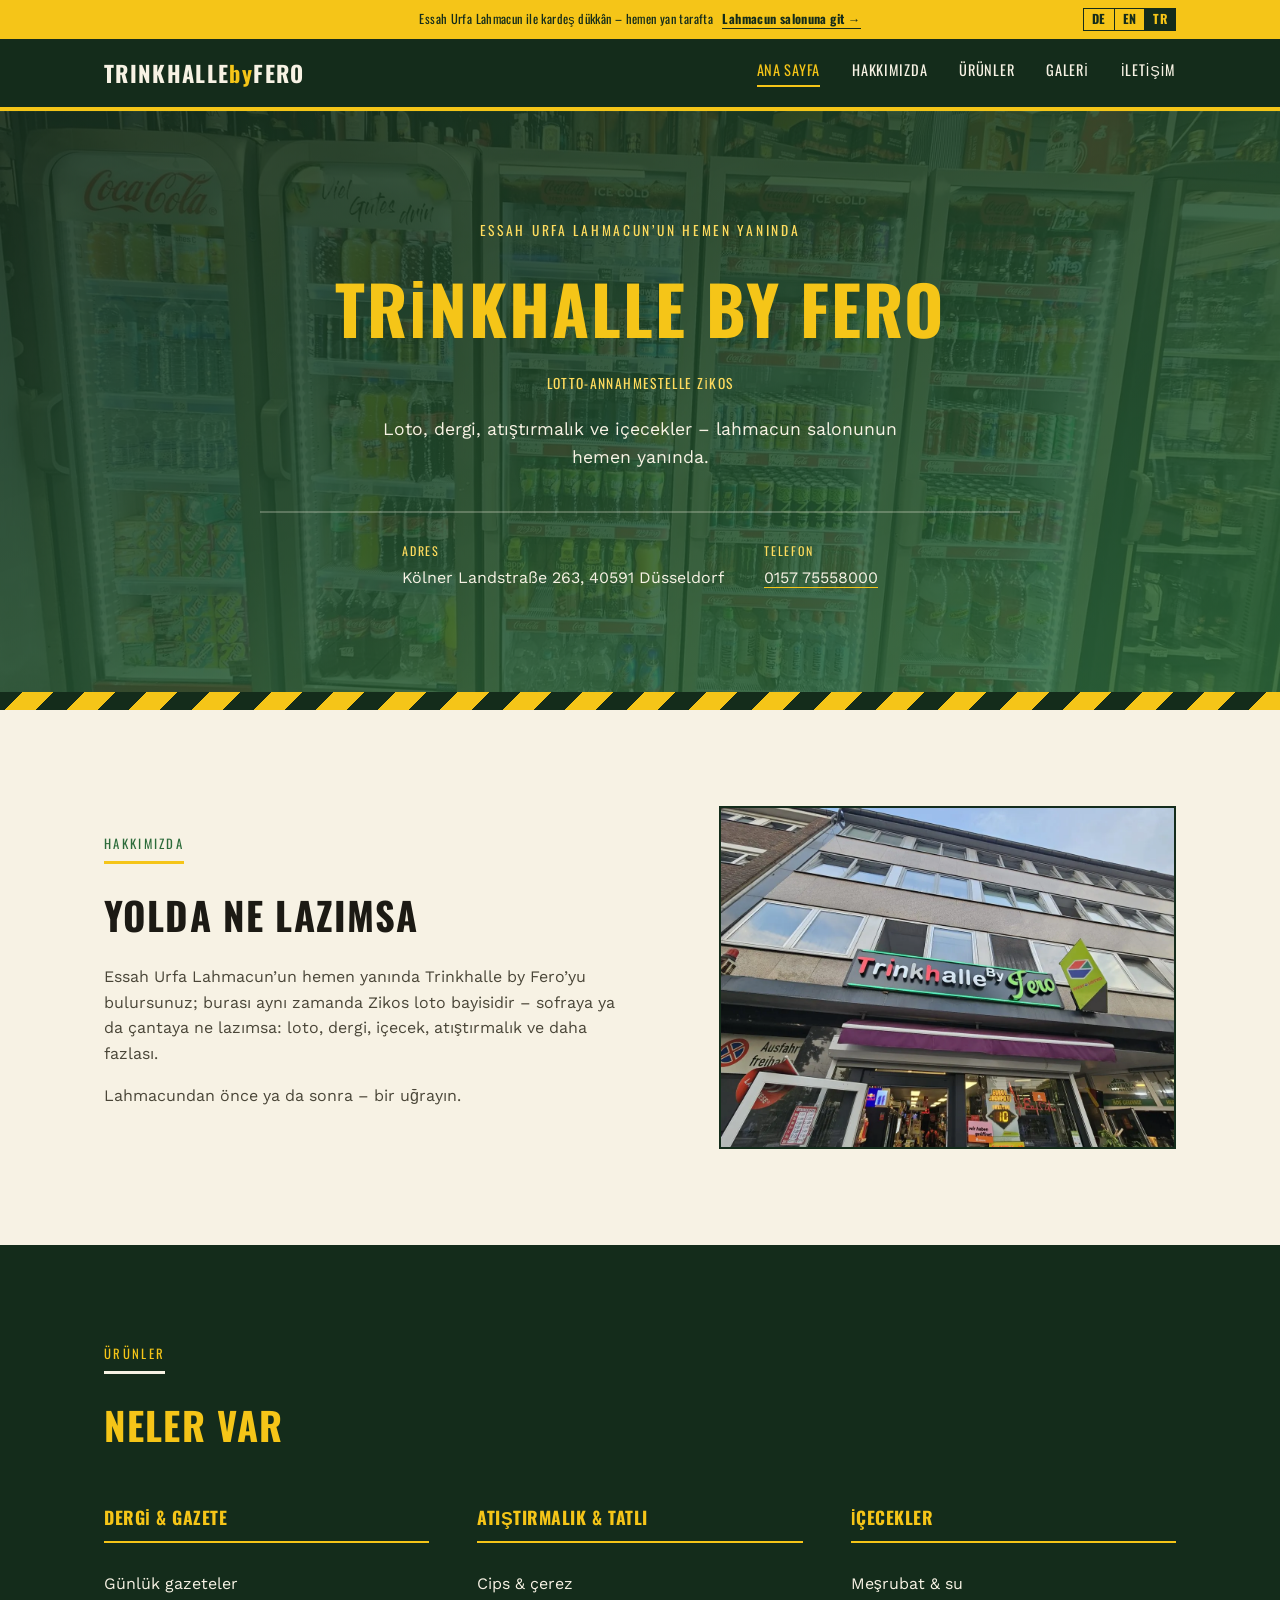
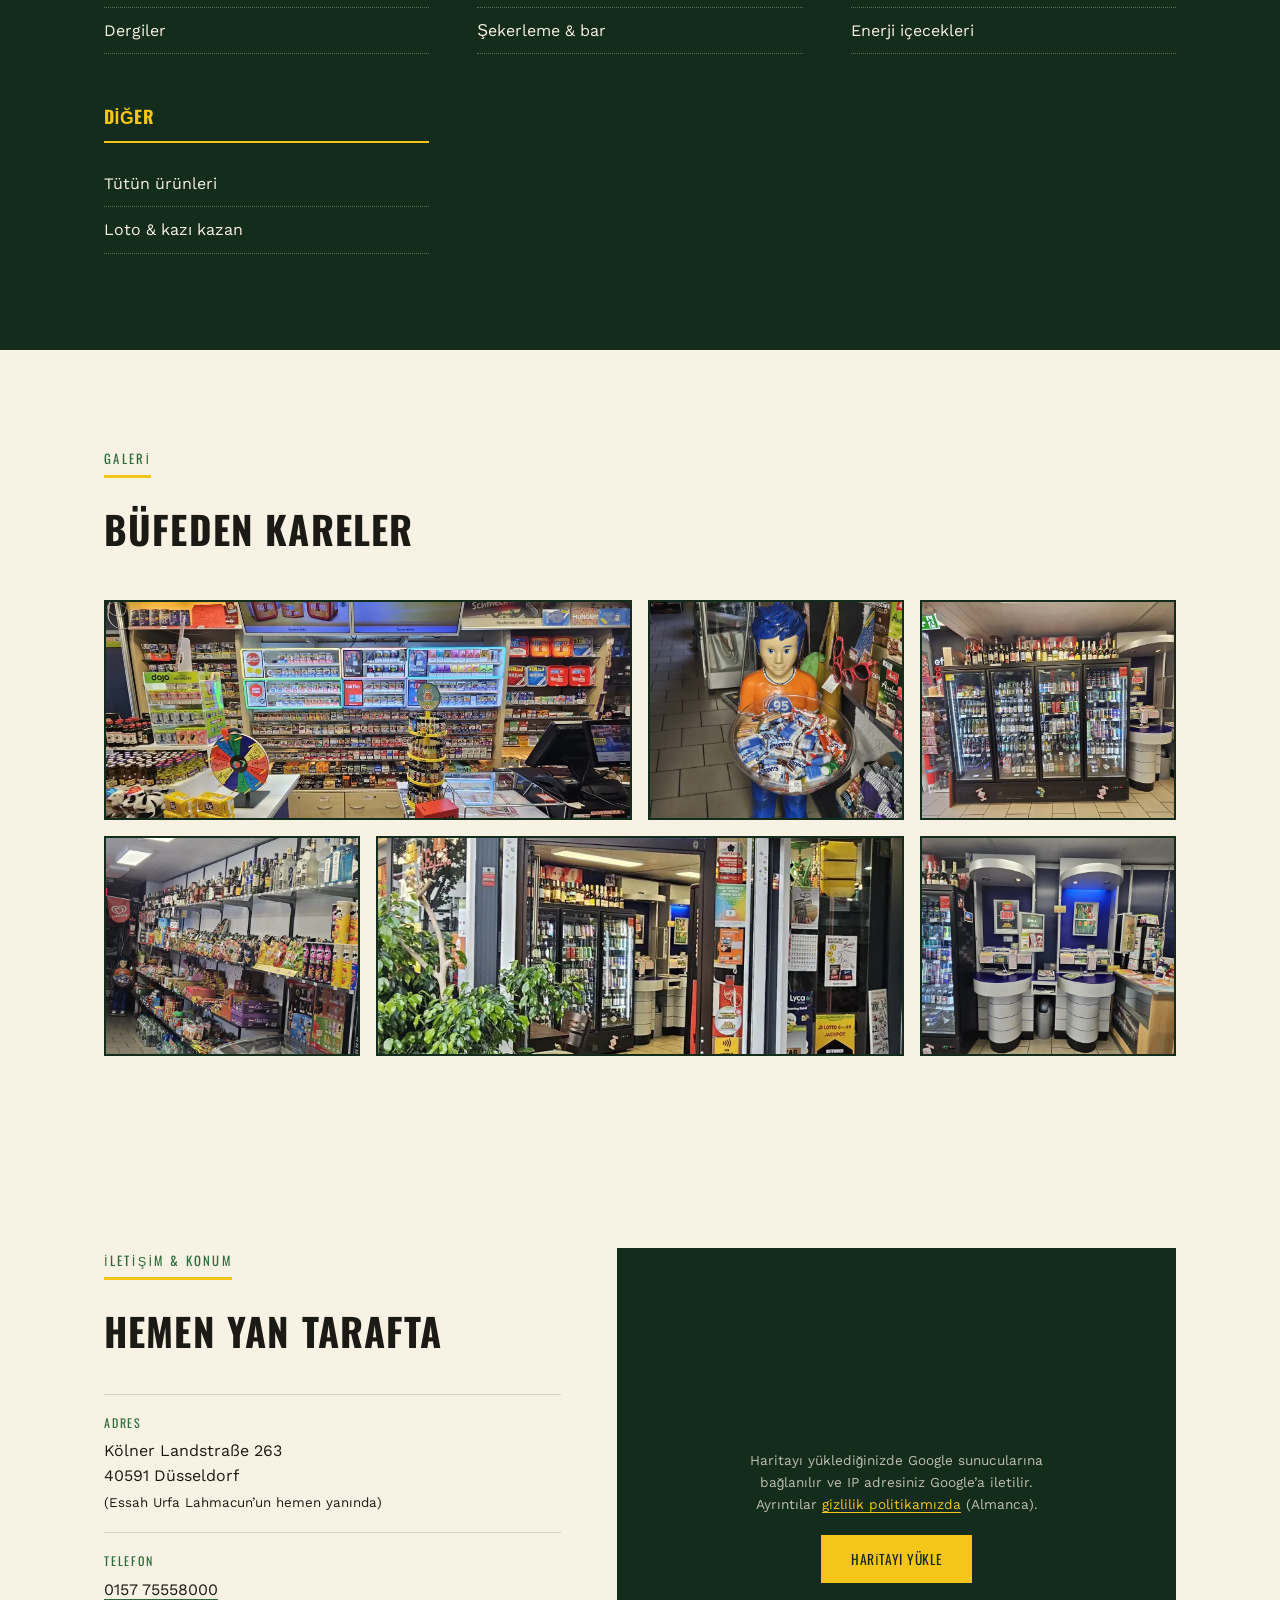
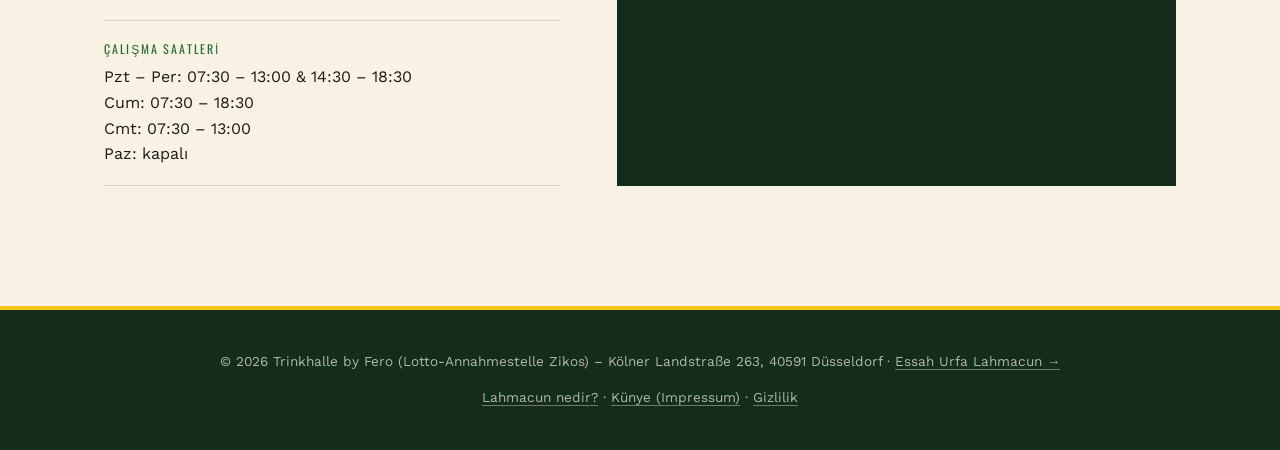
<file: tr/kiosk.html>
<!DOCTYPE html>
<html lang="tr">
<head>
<meta charset="UTF-8">
<meta name="viewport" content="width=device-width, initial-scale=1.0">
<title>Trinkhalle by Fero | Düsseldorf-Wersten’de Büfe &amp; Loto</title>
<meta name="description" content="Trinkhalle by Fero (Lotto-Annahmestelle Zikos), Düsseldorf-Wersten: loto, dergi, atıştırmalık ve içecek – Essah Urfa Lahmacun’un hemen yanında.">
<link rel="canonical" href="https://essah-urfa.de/tr/kiosk.html">
<link rel="alternate" hreflang="de" href="https://essah-urfa.de/kiosk.html">
<link rel="alternate" hreflang="en" href="https://essah-urfa.de/en/kiosk.html">
<link rel="alternate" hreflang="tr" href="https://essah-urfa.de/tr/kiosk.html">
<link rel="alternate" hreflang="x-default" href="https://essah-urfa.de/kiosk.html">

<meta property="og:type" content="website">
<meta property="og:site_name" content="Trinkhalle by Fero">
<meta property="og:title" content="Trinkhalle by Fero – Lotto-Annahmestelle Zikos, Düsseldorf">
<meta property="og:description" content="Essah Urfa Lahmacun’un hemen yanında loto, dergi, atıştırmalık ve içecek. Kölner Landstraße 263, Düsseldorf.">
<meta property="og:url" content="https://essah-urfa.de/tr/kiosk.html">
<meta property="og:image" content="https://essah-urfa.de/images/kiosk/web/hero.jpg">
<meta property="og:locale" content="tr_TR">
<meta name="twitter:card" content="summary_large_image">

<script type="application/ld+json">
{
  "@context": "https://schema.org",
  "@type": "ConvenienceStore",
  "name": "Trinkhalle by Fero (Lotto-Annahmestelle Zikos)",
  "image": "https://essah-urfa.de/images/kiosk/web/hero.jpg",
  "telephone": "+49 157 75558000",
  "address": {
    "@type": "PostalAddress",
    "streetAddress": "Kölner Landstraße 263",
    "postalCode": "40591",
    "addressLocality": "Düsseldorf",
    "addressRegion": "Nordrhein-Westfalen",
    "addressCountry": "DE"
  },
  "geo": { "@type": "GeoCoordinates", "latitude": 51.184088, "longitude": 6.820766 },
  "areaServed": ["Düsseldorf-Wersten", "Düsseldorf-Süd"],
  "url": "https://essah-urfa.de/kiosk.html",
  "openingHoursSpecification": [
    { "@type": "OpeningHoursSpecification", "dayOfWeek": ["Monday", "Tuesday", "Wednesday", "Thursday"], "opens": "07:30", "closes": "13:00" },
    { "@type": "OpeningHoursSpecification", "dayOfWeek": ["Monday", "Tuesday", "Wednesday", "Thursday"], "opens": "14:30", "closes": "18:30" },
    { "@type": "OpeningHoursSpecification", "dayOfWeek": "Friday", "opens": "07:30", "closes": "18:30" },
    { "@type": "OpeningHoursSpecification", "dayOfWeek": "Saturday", "opens": "07:30", "closes": "13:00" }
  ]
}
</script>

<link rel="stylesheet" href="../css/style.css">
</head>
<body>

<div class="top-banner">
  <div class="section-inner top-banner-inner top-banner-inner--split">
    <p class="top-banner-cross">Essah Urfa Lahmacun ile kardeş dükkân – hemen yan tarafta <a href="./">Lahmacun salonuna git →</a></p>
    <nav class="lang-switch" aria-label="Dil seçin">
      <a href="../kiosk.html" hreflang="de" lang="de">DE</a>
      <a href="../en/kiosk.html" hreflang="en" lang="en">EN</a>
      <a href="kiosk.html" hreflang="tr" lang="tr" aria-current="page">TR</a>
    </nav>
  </div>
</div>

<header class="site-header" id="top">
  <div class="header-inner">
    <a href="#top" class="logo">TRINKHALLE<span>by</span>FERO</a>
    <button class="nav-toggle" id="navToggle" aria-label="Menüyü aç" aria-expanded="false">
      <span></span><span></span><span></span>
    </button>
    <nav class="main-nav" id="mainNav">
      <a href="#start">Ana Sayfa</a>
      <a href="#ueber-uns">Hakkımızda</a>
      <a href="#sortiment">Ürünler</a>
      <a href="#galerie">Galeri</a>
      <a href="#kontakt">İletişim</a>
    </nav>
  </div>
</header>

<main>

  <section class="hero" id="start" style="background-image: linear-gradient(160deg, rgba(20,44,27,0.88), rgba(44,107,58,0.82)), url('../images/kiosk/web/hero.webp');">
    <div class="hero-content">
      <p class="hero-eyebrow">Essah Urfa Lahmacun’un hemen yanında</p>
      <h1>Trinkhalle by Fero</h1>
      <p class="hero-subname">Lotto-Annahmestelle Zikos</p>
      <p class="hero-text">Loto, dergi, atıştırmalık ve içecekler – lahmacun salonunun hemen yanında.</p>
      <div class="hero-facts">
        <div class="hero-fact">
          <span class="fact-label">Adres</span>
          <span class="fact-value">Kölner Landstraße 263, 40591 Düsseldorf</span>
        </div>
        <div class="hero-fact">
          <span class="fact-label">Telefon</span>
          <span class="fact-value"><a href="tel:+4915775558000">0157 75558000</a></span>
        </div>
      </div>
    </div>
    <div class="hero-stripe" aria-hidden="true"></div>
  </section>

  <section class="about" id="ueber-uns">
    <div class="section-inner about-grid">
      <div class="about-text">
        <span class="section-kicker">Hakkımızda</span>
        <h2>Yolda ne lazımsa</h2>
        <p>Essah Urfa Lahmacun’un hemen yanında Trinkhalle by Fero’yu bulursunuz; burası aynı zamanda Zikos loto bayisidir – sofraya ya da çantaya ne lazımsa: loto, dergi, içecek, atıştırmalık ve daha fazlası.</p>
        <p>Lahmacundan önce ya da sonra – bir uğrayın.</p>
      </div>
      <div class="about-media">
        <img src="../images/kiosk/web/about.webp" width="1200" height="900" alt="Düsseldorf-Wersten, Kölner Landstraße 263’te WestLotto tabelalı Trinkhalle by Fero cephesi" loading="lazy">
      </div>
    </div>
  </section>

  <section class="menu" id="sortiment">
    <div class="section-inner">
      <span class="section-kicker section-kicker--light">Ürünler</span>
      <h2 class="menu-heading">Neler var</h2>

      <div class="menu-grid">
        <div class="menu-group">
          <h3>Dergi &amp; gazete</h3>
          <ul class="menu-list">
            <li><span class="menu-item-name">Günlük gazeteler</span></li>
            <li><span class="menu-item-name">Dergiler</span></li>
          </ul>
        </div>

        <div class="menu-group">
          <h3>Atıştırmalık &amp; tatlı</h3>
          <ul class="menu-list">
            <li><span class="menu-item-name">Cips &amp; çerez</span></li>
            <li><span class="menu-item-name">Şekerleme &amp; bar</span></li>
          </ul>
        </div>

        <div class="menu-group">
          <h3>İçecekler</h3>
          <ul class="menu-list">
            <li><span class="menu-item-name">Meşrubat &amp; su</span></li>
            <li><span class="menu-item-name">Enerji içecekleri</span></li>
          </ul>
        </div>

        <div class="menu-group">
          <h3>Diğer</h3>
          <ul class="menu-list">
            <li><span class="menu-item-name">Tütün ürünleri</span></li>
            <li><span class="menu-item-name">Loto &amp; kazı kazan</span></li>
          </ul>
        </div>
      </div>
    </div>
  </section>

  <section class="gallery" id="galerie">
    <div class="section-inner">
      <span class="section-kicker">Galeri</span>
      <h2>Büfeden kareler</h2>
      <div class="gallery-grid">
        <div class="gallery-item gallery-item--wide">
          <img src="../images/kiosk/web/gallery-1.webp" width="1000" height="750" alt="Trinkhalle by Fero’da sigara ve tütün rafı" loading="lazy">
        </div>
        <div class="gallery-item">
          <img src="../images/kiosk/web/gallery-2.webp" width="750" height="1000" alt="Trinkhalle by Fero büfesinde şekerleme köşesi" loading="lazy">
        </div>
        <div class="gallery-item">
          <img src="../images/kiosk/web/gallery-3.webp" width="900" height="675" alt="Düsseldorf-Wersten’deki büfede bira ve alkollü içecek dolabı" loading="lazy">
        </div>
        <div class="gallery-item">
          <img src="../images/kiosk/web/gallery-4.webp" width="750" height="1000" alt="Trinkhalle by Fero’da cips, çikolata ve dondurma rafı" loading="lazy">
        </div>
        <div class="gallery-item gallery-item--wide">
          <img src="../images/kiosk/web/gallery-5.webp" width="750" height="1000" alt="Trinkhalle by Fero’nun ışıklı tabelalı girişi, Essah Urfa Lahmacun’un hemen yanında" loading="lazy">
        </div>
        <div class="gallery-item">
          <img src="../images/kiosk/web/gallery-6.webp" width="750" height="1000" alt="Zikos loto bayisindeki WestLotto terminalleri" loading="lazy">
        </div>
      </div>
    </div>
  </section>

  <section class="contact" id="kontakt">
    <div class="section-inner contact-grid">
      <div class="contact-info">
        <span class="section-kicker">İletişim &amp; konum</span>
        <h2>Hemen yan tarafta</h2>
        <dl class="contact-list">
          <div class="contact-row">
            <dt>Adres</dt>
            <dd>Kölner Landstraße 263<br>40591 Düsseldorf<br><small>(Essah Urfa Lahmacun’un hemen yanında)</small></dd>
          </div>
          <div class="contact-row">
            <dt>Telefon</dt>
            <dd><a href="tel:+4915775558000">0157 75558000</a></dd>
          </div>
          <div class="contact-row">
            <dt>Çalışma saatleri</dt>
            <dd>
              Pzt – Per: 07:30 – 13:00 &amp; 14:30 – 18:30<br>
              Cum: 07:30 – 18:30<br>
              Cmt: 07:30 – 13:00<br>
              Paz: kapalı
            </dd>
          </div>
        </dl>
      </div>
      <div class="contact-map">
        <div class="map-placeholder"
          data-map-src="https://www.google.com/maps?q=K%C3%B6lner%20Landstra%C3%9Fe%20263%2C%2040591%20D%C3%BCsseldorf&output=embed"
          data-map-title="Trinkhalle by Fero’nun haritadaki konumu">
          <p>Haritayı yüklediğinizde Google sunucularına bağlanılır ve IP adresiniz Google’a iletilir. Ayrıntılar <a href="../datenschutz.html">gizlilik politikamızda</a> (Almanca).</p>
          <button type="button" class="map-load-btn">Haritayı yükle</button>
        </div>
      </div>
    </div>
  </section>

</main>

<footer class="site-footer">
  <div class="section-inner footer-inner">
    <p>&copy; <span id="year"></span> Trinkhalle by Fero (Lotto-Annahmestelle Zikos) – Kölner Landstraße 263, 40591 Düsseldorf · <a href="./">Essah Urfa Lahmacun →</a></p>
    <p><a href="was-ist-lahmacun.html">Lahmacun nedir?</a> · <a href="../impressum.html">Künye (Impressum)</a> · <a href="../datenschutz.html">Gizlilik</a></p>
  </div>
</footer>

<script src="../js/script.js"></script>
</body>
</html>
</file>
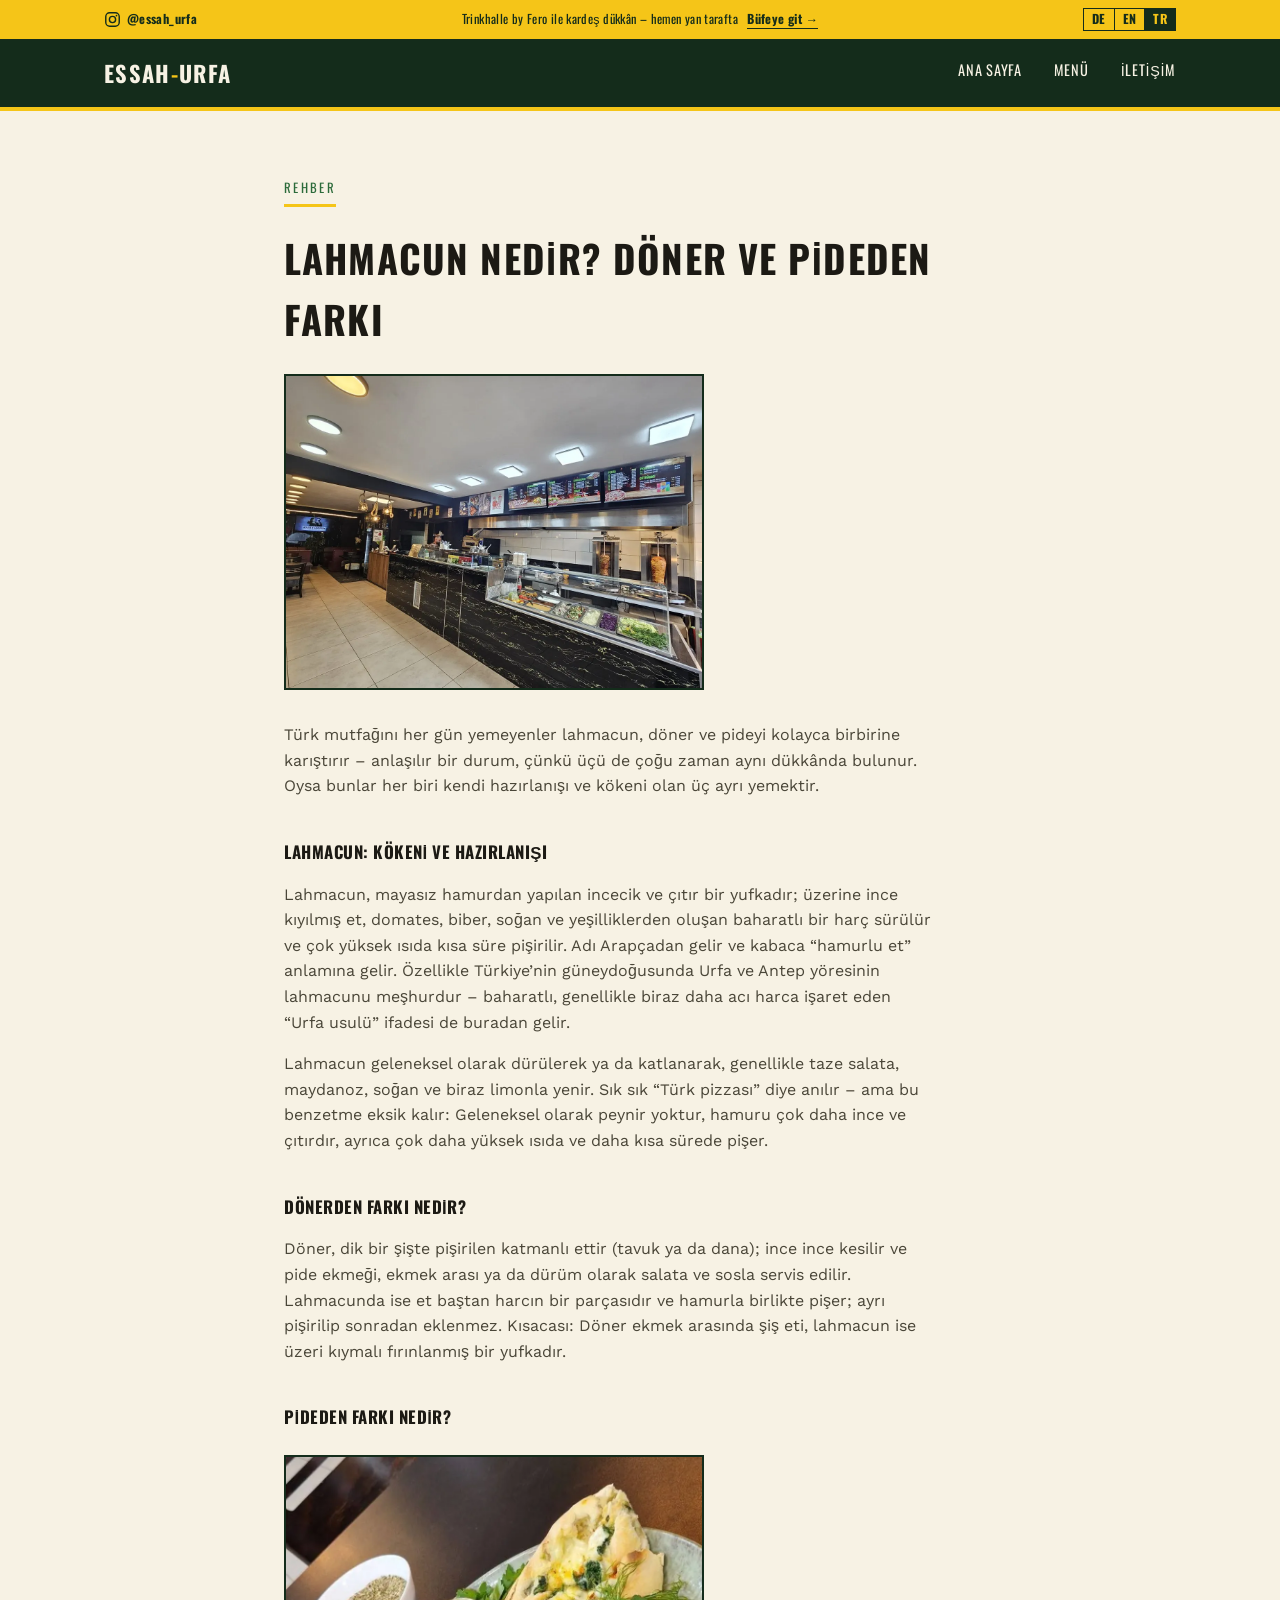
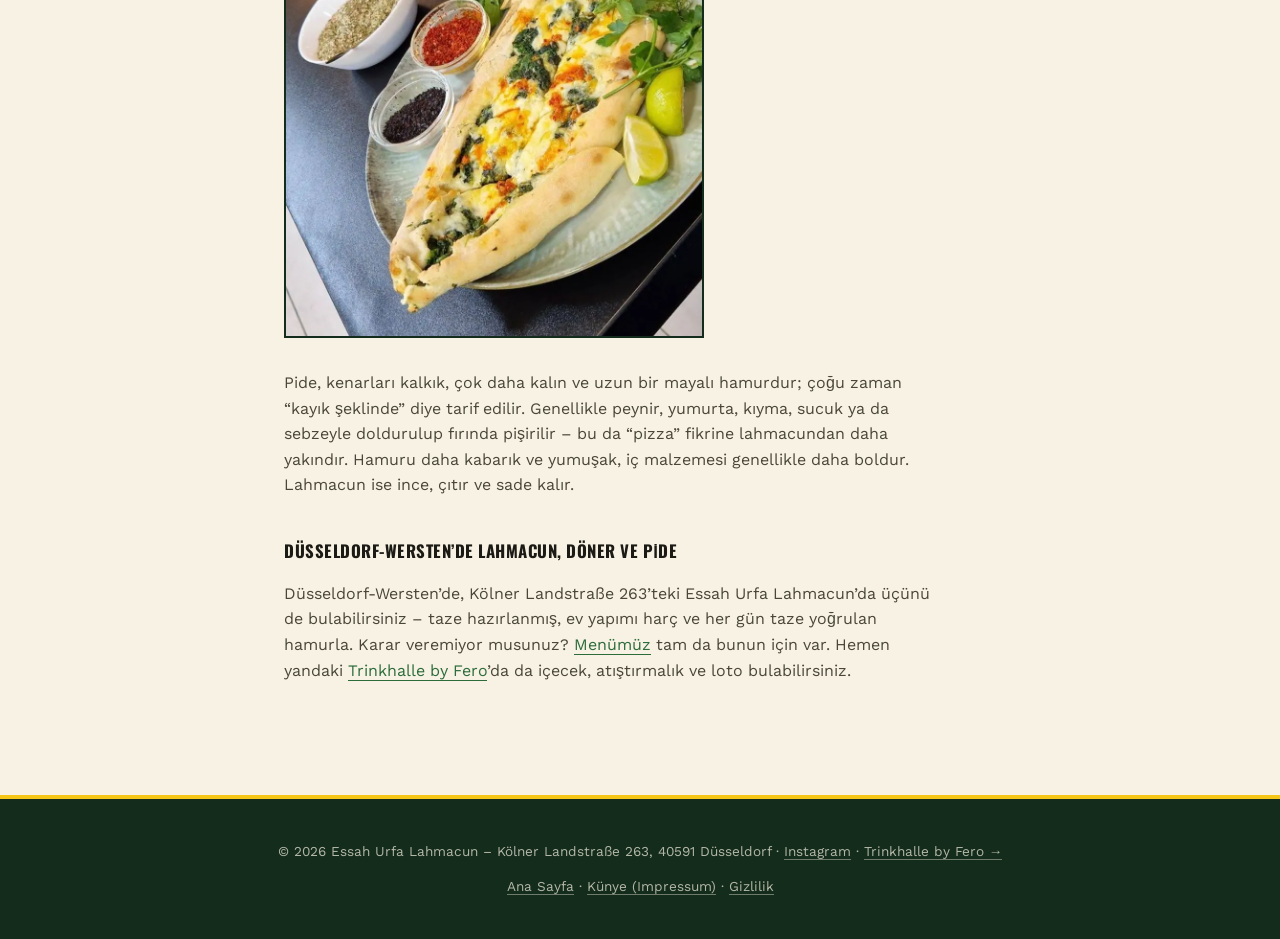
<file: tr/was-ist-lahmacun.html>
<!DOCTYPE html>
<html lang="tr">
<head>
<meta charset="UTF-8">
<meta name="viewport" content="width=device-width, initial-scale=1.0">
<title>Lahmacun Nedir? Döner ve Pideden Farkı | Essah Urfa</title>
<meta name="description" content="Lahmacun nedir, döner ve pideden farkı ne? Kökeni, hazırlanışı ve ipuçları – Düsseldorf-Wersten’deki Essah Urfa Lahmacun anlatıyor.">
<link rel="canonical" href="https://essah-urfa.de/tr/was-ist-lahmacun.html">
<link rel="alternate" hreflang="de" href="https://essah-urfa.de/was-ist-lahmacun.html">
<link rel="alternate" hreflang="en" href="https://essah-urfa.de/en/was-ist-lahmacun.html">
<link rel="alternate" hreflang="tr" href="https://essah-urfa.de/tr/was-ist-lahmacun.html">
<link rel="alternate" hreflang="x-default" href="https://essah-urfa.de/was-ist-lahmacun.html">

<meta property="og:type" content="article">
<meta property="og:site_name" content="Essah Urfa Lahmacun">
<meta property="og:title" content="Lahmacun nedir? Döner ve pideden farkı">
<meta property="og:description" content="Kökeni, hazırlanışı ve döner ile pideden farkı – kısaca anlatıldı.">
<meta property="og:url" content="https://essah-urfa.de/tr/was-ist-lahmacun.html">
<meta property="og:image" content="https://essah-urfa.de/images/web/about.jpg">
<meta property="og:locale" content="tr_TR">
<meta name="twitter:card" content="summary_large_image">

<script type="application/ld+json">
{
  "@context": "https://schema.org",
  "@graph": [
    {
      "@type": "Article",
      "headline": "Lahmacun nedir? Döner ve pideden farkı",
      "inLanguage": "tr",
      "image": "https://essah-urfa.de/images/web/about.jpg",
      "author": {
        "@type": "Organization",
        "name": "Essah Urfa Lahmacun",
        "url": "https://essah-urfa.de/"
      },
      "publisher": {
        "@type": "Organization",
        "name": "Essah Urfa Lahmacun",
        "url": "https://essah-urfa.de/"
      },
      "about": {
        "@id": "https://essah-urfa.de/#restaurant"
      },
      "mainEntityOfPage": "https://essah-urfa.de/tr/was-ist-lahmacun.html"
    },
    {
      "@type": "BreadcrumbList",
      "itemListElement": [
        {
          "@type": "ListItem",
          "position": 1,
          "name": "Ana Sayfa",
          "item": "https://essah-urfa.de/tr/"
        },
        {
          "@type": "ListItem",
          "position": 2,
          "name": "Lahmacun nedir? Döner ve pideden farkı",
          "item": "https://essah-urfa.de/tr/was-ist-lahmacun.html"
        }
      ]
    }
  ]
}
</script>

<link rel="stylesheet" href="../css/style.css">
</head>
<body>

<div class="top-banner">
  <div class="section-inner top-banner-inner top-banner-inner--split">
    <a class="top-banner-social" href="https://www.instagram.com/essah_urfa/" target="_blank" rel="noopener" aria-label="Instagram’da Essah Urfa">
      <svg viewBox="0 0 24 24" aria-hidden="true"><rect x="2.5" y="2.5" width="19" height="19" rx="5.5"/><circle cx="12" cy="12" r="4.4"/><circle cx="17.6" cy="6.4" r="1.2" class="dot"/></svg>
      <span>@essah_urfa</span>
    </a>
    <p class="top-banner-cross">Trinkhalle by Fero ile kardeş dükkân – hemen yan tarafta <a href="kiosk.html">Büfeye git →</a></p>
    <nav class="lang-switch" aria-label="Dil seçin">
      <a href="../was-ist-lahmacun.html" hreflang="de" lang="de">DE</a>
      <a href="../en/was-ist-lahmacun.html" hreflang="en" lang="en">EN</a>
      <a href="was-ist-lahmacun.html" hreflang="tr" lang="tr" aria-current="page">TR</a>
    </nav>
  </div>
</div>

<header class="site-header" id="top">
  <div class="header-inner">
    <a href="./" class="logo">ESSAH<span>-</span>URFA</a>
    <nav class="main-nav main-nav--simple" id="mainNav">
      <a href="./">Ana Sayfa</a>
      <a href="./#speisekarte">Menü</a>
      <a href="./#kontakt">İletişim</a>
    </nav>
  </div>
</header>

<main>
  <article class="legal">
    <div class="section-inner legal-inner">
      <span class="section-kicker">Rehber</span>
      <h1>Lahmacun nedir? Döner ve pideden farkı</h1>

      <div class="article-hero">
        <img src="../images/web/about.webp" width="1200" height="900" alt="Düsseldorf’taki Essah Urfa Lahmacun’da döner şişi ve taze malzemelerle tezgâh" loading="lazy">
      </div>

      <p>Türk mutfağını her gün yemeyenler lahmacun, döner ve pideyi kolayca birbirine karıştırır – anlaşılır bir durum, çünkü üçü de çoğu zaman aynı dükkânda bulunur. Oysa bunlar her biri kendi hazırlanışı ve kökeni olan üç ayrı yemektir.</p>

      <h2>Lahmacun: kökeni ve hazırlanışı</h2>
      <p>Lahmacun, mayasız hamurdan yapılan incecik ve çıtır bir yufkadır; üzerine ince kıyılmış et, domates, biber, soğan ve yeşilliklerden oluşan baharatlı bir harç sürülür ve çok yüksek ısıda kısa süre pişirilir. Adı Arapçadan gelir ve kabaca “hamurlu et” anlamına gelir. Özellikle Türkiye’nin güneydoğusunda Urfa ve Antep yöresinin lahmacunu meşhurdur – baharatlı, genellikle biraz daha acı harca işaret eden “Urfa usulü” ifadesi de buradan gelir.</p>
      <p>Lahmacun geleneksel olarak dürülerek ya da katlanarak, genellikle taze salata, maydanoz, soğan ve biraz limonla yenir. Sık sık “Türk pizzası” diye anılır – ama bu benzetme eksik kalır: Geleneksel olarak peynir yoktur, hamuru çok daha ince ve çıtırdır, ayrıca çok daha yüksek ısıda ve daha kısa sürede pişer.</p>

      <h2>Dönerden farkı nedir?</h2>
      <p>Döner, dik bir şişte pişirilen katmanlı ettir (tavuk ya da dana); ince ince kesilir ve pide ekmeği, ekmek arası ya da dürüm olarak salata ve sosla servis edilir. Lahmacunda ise et baştan harcın bir parçasıdır ve hamurla birlikte pişer; ayrı pişirilip sonradan eklenmez. Kısacası: Döner ekmek arasında şiş eti, lahmacun ise üzeri kıymalı fırınlanmış bir yufkadır.</p>

      <h2>Pideden farkı nedir?</h2>
      <div class="article-hero">
        <img src="../images/web/gallery-5.webp" width="869" height="1000" alt="Ispanaklı peynirli pide – lahmacundan daha kalın ve kenarı kalkık" loading="lazy">
      </div>
      <p>Pide, kenarları kalkık, çok daha kalın ve uzun bir mayalı hamurdur; çoğu zaman “kayık şeklinde” diye tarif edilir. Genellikle peynir, yumurta, kıyma, sucuk ya da sebzeyle doldurulup fırında pişirilir – bu da “pizza” fikrine lahmacundan daha yakındır. Hamuru daha kabarık ve yumuşak, iç malzemesi genellikle daha boldur. Lahmacun ise ince, çıtır ve sade kalır.</p>

      <h2>Düsseldorf-Wersten’de lahmacun, döner ve pide</h2>
      <p>Düsseldorf-Wersten’de, Kölner Landstraße 263’teki Essah Urfa Lahmacun’da üçünü de bulabilirsiniz – taze hazırlanmış, ev yapımı harç ve her gün taze yoğrulan hamurla. Karar veremiyor musunuz? <a href="./#speisekarte">Menümüz</a> tam da bunun için var. Hemen yandaki <a href="kiosk.html">Trinkhalle by Fero</a>’da da içecek, atıştırmalık ve loto bulabilirsiniz.</p>
    </div>
  </article>
</main>

<footer class="site-footer">
  <div class="section-inner footer-inner">
    <p>&copy; <span id="year"></span> Essah Urfa Lahmacun – Kölner Landstraße 263, 40591 Düsseldorf · <a href="https://www.instagram.com/essah_urfa/" target="_blank" rel="noopener">Instagram</a> · <a href="kiosk.html">Trinkhalle by Fero →</a></p>
    <p><a href="./">Ana Sayfa</a> · <a href="../impressum.html">Künye (Impressum)</a> · <a href="../datenschutz.html">Gizlilik</a></p>
  </div>
</footer>

<script src="../js/script.js"></script>
</body>
</html>
</file>
<file: css/style.css>
/* ===== Essah-Urfa – Lahmacun ===== */

@font-face {
  font-family: 'Oswald';
  font-style: normal;
  font-weight: 200 700;
  font-display: swap;
  src: url('../fonts/oswald.woff2') format('woff2');
}

@font-face {
  font-family: 'Work Sans';
  font-style: normal;
  font-weight: 100 900;
  font-display: swap;
  src: url('../fonts/work-sans.woff2') format('woff2');
}

:root {
  --green-900: #142c1b;
  --green-700: #2c6b3a;
  --green-600: #357a44;
  --yellow-400: #f5c518;
  --yellow-300: #ffdc5e;
  --cream: #f7f2e4;
  --ink: #1c1a14;
  --ink-soft: #4a4638;
  --border: #142c1b;

  --font-display: 'Oswald', sans-serif;
  --font-body: 'Work Sans', sans-serif;
}

* {
  box-sizing: border-box;
}

html {
  scroll-behavior: smooth;
  overflow-x: hidden;
}

body {
  margin: 0;
  overflow-x: hidden;
  background: var(--cream);
  color: var(--ink);
  font-family: var(--font-body);
  line-height: 1.6;
}

img {
  max-width: 100%;
  display: block;
}

a {
  color: inherit;
  text-decoration: none;
}

h1, h2, h3 {
  font-family: var(--font-display);
  text-transform: uppercase;
  letter-spacing: 0.03em;
  margin: 0 0 0.5em;
}

.section-inner {
  max-width: 1120px;
  margin: 0 auto;
  padding: 0 24px;
}

.section-kicker {
  display: inline-block;
  font-family: var(--font-display);
  font-size: 0.8rem;
  letter-spacing: 0.18em;
  text-transform: uppercase;
  color: var(--green-700);
  border-bottom: 3px solid var(--yellow-400);
  padding-bottom: 6px;
  margin-bottom: 20px;
}

.section-kicker--light {
  color: var(--yellow-400);
  border-bottom-color: var(--cream);
}

/* ===== Top banner (cross-link between the two sites) ===== */

.top-banner {
  background: var(--yellow-400);
  color: var(--green-900);
}

.top-banner-inner {
  display: flex;
  flex-wrap: wrap;
  align-items: center;
  justify-content: center;
  gap: 4px 12px;
  padding: 8px 24px;
  font-family: var(--font-display);
  font-size: 0.78rem;
  letter-spacing: 0.03em;
  text-align: center;
}

.top-banner-inner a {
  font-weight: 700;
  border-bottom: 1px solid var(--green-900);
}

.top-banner-inner--split {
  display: grid;
  grid-template-columns: 1fr auto 1fr;
  grid-template-areas: "social cross lang";
  gap: 6px 16px;
}

.top-banner-cross {
  grid-area: cross;
  margin: 0;
}

.top-banner-cross a {
  margin-left: 6px;
  white-space: nowrap;
}

.top-banner-inner .top-banner-social {
  grid-area: social;
  justify-self: start;
  display: inline-flex;
  align-items: center;
  gap: 6px;
  border-bottom: none;
}

.top-banner-social svg {
  width: 17px;
  height: 17px;
  fill: none;
  stroke: currentColor;
  stroke-width: 2;
}

.top-banner-social svg .dot {
  fill: currentColor;
  stroke: none;
}

.top-banner-social:hover span {
  text-decoration: underline;
}

.lang-switch {
  grid-area: lang;
  justify-self: end;
  display: flex;
  border: 1.5px solid var(--green-900);
}

.top-banner-inner .lang-switch a {
  border-bottom: none;
  padding: 1px 8px;
  line-height: 1.5;
}

.lang-switch a + a {
  border-left: 1.5px solid var(--green-900);
}

.lang-switch a:hover {
  background: var(--yellow-300);
}

.lang-switch a[aria-current="page"] {
  background: var(--green-900);
  color: var(--yellow-400);
}

/* ===== Header ===== */

.site-header {
  position: sticky;
  top: 0;
  z-index: 50;
  background: var(--green-900);
  border-bottom: 4px solid var(--yellow-400);
}

.header-inner {
  max-width: 1120px;
  margin: 0 auto;
  padding: 16px 24px;
  display: flex;
  align-items: center;
  justify-content: space-between;
}

.logo {
  font-family: var(--font-display);
  font-size: 1.4rem;
  font-weight: 700;
  letter-spacing: 0.06em;
  color: var(--cream);
}

.logo span {
  color: var(--yellow-400);
}

.main-nav {
  display: flex;
  gap: 32px;
}

.main-nav a {
  font-family: var(--font-display);
  font-size: 0.9rem;
  letter-spacing: 0.05em;
  text-transform: uppercase;
  color: var(--cream);
  padding-bottom: 4px;
  border-bottom: 2px solid transparent;
  transition: border-color 0.15s ease, color 0.15s ease;
}

.main-nav a:hover,
.main-nav a.active {
  color: var(--yellow-400);
  border-bottom-color: var(--yellow-400);
}

.nav-toggle {
  display: none;
  flex-direction: column;
  justify-content: center;
  gap: 5px;
  width: 40px;
  height: 40px;
  background: transparent;
  border: 2px solid var(--yellow-400);
  cursor: pointer;
  padding: 0;
}

.nav-toggle span {
  display: block;
  height: 2px;
  margin: 0 8px;
  background: var(--yellow-400);
}

/* ===== Hero ===== */

.hero {
  position: relative;
  background-color: var(--green-700);
  background-size: cover;
  background-position: center;
  color: var(--cream);
  padding: 96px 24px 120px;
  overflow: hidden;
}

.hero-content {
  max-width: 760px;
  margin: 0 auto;
  position: relative;
  z-index: 2;
  text-align: center;
}

.hero-eyebrow {
  font-family: var(--font-display);
  letter-spacing: 0.2em;
  text-transform: uppercase;
  color: var(--yellow-300);
  font-size: 0.85rem;
  margin-bottom: 12px;
}

.hero h1 {
  font-size: clamp(2.6rem, 6vw, 4.2rem);
  color: var(--yellow-400);
  margin-bottom: 12px;
}

.hero-subname {
  font-family: var(--font-display);
  letter-spacing: 0.1em;
  text-transform: uppercase;
  font-size: 0.85rem;
  color: var(--yellow-300);
  margin: 0 0 20px;
}

.hero-text {
  font-size: 1.1rem;
  max-width: 560px;
  margin: 0 auto 40px;
  color: var(--cream);
}

.hero-facts {
  display: flex;
  justify-content: center;
  gap: 40px;
  flex-wrap: wrap;
  border-top: 2px solid rgba(247, 242, 228, 0.25);
  padding-top: 28px;
}

.hero-fact {
  display: flex;
  flex-direction: column;
  gap: 4px;
  text-align: left;
}

.fact-label {
  font-family: var(--font-display);
  font-size: 0.75rem;
  letter-spacing: 0.15em;
  text-transform: uppercase;
  color: var(--yellow-300);
}

.fact-value a {
  border-bottom: 1px solid var(--yellow-400);
}

.hero-stripe {
  position: absolute;
  left: 0;
  right: 0;
  bottom: 0;
  height: 18px;
  background: repeating-linear-gradient(
    -45deg,
    var(--yellow-400),
    var(--yellow-400) 22px,
    var(--green-900) 22px,
    var(--green-900) 44px
  );
}

/* ===== About ===== */

.about {
  padding: 96px 0;
}

.about-grid {
  display: grid;
  grid-template-columns: 1.1fr 0.9fr;
  gap: 56px;
  align-items: center;
}

.about-text h2 {
  font-size: clamp(1.8rem, 3.5vw, 2.4rem);
  color: var(--ink);
}

.about-text p {
  color: var(--ink-soft);
  max-width: 52ch;
}

.about-media {
  aspect-ratio: 4 / 3;
  border: 2px solid var(--border);
  overflow: hidden;
}

.about-media img {
  width: 100%;
  height: 100%;
  object-fit: cover;
}

/* ===== Placeholder boxes (for photos not uploaded yet) ===== */

.placeholder-box {
  position: relative;
  border: 2px solid var(--border);
  background: repeating-linear-gradient(
    45deg,
    var(--green-600),
    var(--green-600) 16px,
    var(--yellow-400) 16px,
    var(--yellow-400) 32px
  );
  display: flex;
  align-items: center;
  justify-content: center;
}

.placeholder-box span {
  background: var(--green-900);
  color: var(--cream);
  font-family: var(--font-display);
  font-size: 0.8rem;
  letter-spacing: 0.1em;
  text-transform: uppercase;
  padding: 8px 16px;
}

/* ===== USP ===== */

.usp {
  padding: 0 0 96px;
}

.usp-grid {
  display: grid;
  grid-template-columns: repeat(4, 1fr);
  gap: 2px;
  background: var(--border);
  border: 2px solid var(--border);
}

.usp-card {
  background: var(--cream);
  padding: 32px 24px;
}

.usp-number {
  display: block;
  font-family: var(--font-display);
  font-size: 1.6rem;
  color: var(--yellow-400);
  -webkit-text-stroke: 1px var(--green-900);
  margin-bottom: 12px;
}

.usp-card h3 {
  font-size: 1.05rem;
  margin-bottom: 10px;
}

.usp-card p {
  color: var(--ink-soft);
  font-size: 0.92rem;
  margin: 0;
}

/* ===== Process ===== */

.process {
  background: var(--green-700);
  color: var(--cream);
  padding: 96px 0;
}

.process .section-kicker {
  color: var(--yellow-300);
  border-bottom-color: var(--cream);
}

.process h2 {
  font-size: clamp(1.8rem, 3.5vw, 2.4rem);
  margin-bottom: 48px;
}

.process-grid {
  display: grid;
  grid-template-columns: repeat(3, 1fr);
  gap: 40px;
}

.process-step {
  border-left: 3px solid var(--yellow-400);
  padding-left: 20px;
}

.process-step-number {
  display: block;
  font-family: var(--font-display);
  font-size: 2rem;
  color: var(--yellow-400);
  margin-bottom: 8px;
}

.process-step h3 {
  font-size: 1.05rem;
  margin-bottom: 8px;
}

.process-step p {
  color: rgba(247, 242, 228, 0.85);
  font-size: 0.92rem;
  margin: 0;
}

/* ===== Menu ===== */

.menu {
  background: var(--green-900);
  color: var(--cream);
  padding: 96px 0;
}

.menu-heading {
  color: var(--yellow-400);
  font-size: clamp(1.8rem, 3.5vw, 2.4rem);
  margin-bottom: 48px;
}

.menu-heading + .menu-note {
  margin: -32px 0 32px;
  color: rgba(247, 242, 228, 0.7);
  font-size: 0.9rem;
}

.menu-grid {
  display: grid;
  grid-template-columns: repeat(auto-fit, minmax(260px, 1fr));
  gap: 48px;
}

.menu-group h3 small {
  color: rgba(247, 242, 228, 0.6);
  font-size: 0.65em;
  text-transform: none;
  letter-spacing: 0;
}

.menu-group h3 {
  color: var(--yellow-400);
  font-size: 1.1rem;
  border-bottom: 2px solid var(--yellow-400);
  padding-bottom: 10px;
  margin-bottom: 18px;
}

.menu-list {
  list-style: none;
  margin: 0;
  padding: 0;
}

.menu-list li {
  display: flex;
  flex-wrap: wrap;
  align-items: baseline;
  gap: 8px;
  padding: 10px 0;
  border-bottom: 1px dotted rgba(247, 242, 228, 0.3);
}

.menu-item-name {
  min-width: 0;
}

.menu-item-line {
  flex: 1;
  min-width: 24px;
  border-bottom: 1px dotted rgba(247, 242, 228, 0.4);
  margin-bottom: 4px;
}

.menu-item-price {
  font-family: var(--font-display);
  color: var(--yellow-400);
  white-space: nowrap;
  margin-left: auto;
}

/* ===== Gallery ===== */

.gallery {
  padding: 96px 0;
}

.gallery h2 {
  font-size: clamp(1.8rem, 3.5vw, 2.4rem);
  margin-bottom: 40px;
}

.gallery-grid {
  display: grid;
  grid-template-columns: repeat(4, 1fr);
  grid-auto-rows: 220px;
  grid-auto-flow: dense;
  gap: 16px;
}

.gallery-item {
  border: 2px solid var(--border);
  overflow: hidden;
}

.gallery-item img {
  width: 100%;
  height: 100%;
  object-fit: cover;
  transition: transform 0.3s ease;
}

.gallery-item:hover img {
  transform: scale(1.05);
}

.gallery-item--wide {
  grid-column: span 2;
}

/* ===== Reviews ===== */

.reviews {
  background: var(--green-700);
  color: var(--cream);
  padding: 96px 0;
}

.reviews .section-kicker {
  color: var(--yellow-300);
  border-bottom-color: var(--cream);
}

.reviews h2 {
  color: var(--yellow-400);
  font-size: clamp(1.8rem, 3.5vw, 2.4rem);
  margin-bottom: 48px;
}

.reviews-grid {
  display: grid;
  grid-template-columns: repeat(2, 1fr);
  gap: 2px;
  background: var(--border);
  border: 2px solid var(--border);
}

.review-card {
  background: var(--cream);
  color: var(--ink);
  margin: 0;
  padding: 32px;
}

.review-card::before {
  content: "\201C";
  display: block;
  font-family: var(--font-display);
  font-size: 2.6rem;
  line-height: 1;
  color: var(--yellow-400);
  -webkit-text-stroke: 1px var(--green-900);
  margin-bottom: 8px;
}

.review-card p {
  margin: 0 0 16px;
  color: var(--ink-soft);
}

.review-card footer {
  font-family: var(--font-display);
  font-size: 0.78rem;
  letter-spacing: 0.1em;
  text-transform: uppercase;
  color: var(--green-700);
}

/* ===== FAQ ===== */

.faq {
  background: var(--green-900);
  color: var(--cream);
  padding: 96px 0;
}

.faq .section-kicker {
  color: var(--yellow-400);
  border-bottom-color: var(--cream);
}

.faq h2 {
  font-size: clamp(1.8rem, 3.5vw, 2.4rem);
  color: var(--yellow-400);
  margin-bottom: 40px;
}

.faq-list {
  max-width: 760px;
}

.faq-item {
  border-top: 1px solid rgba(247, 242, 228, 0.2);
  padding: 18px 0;
}

.faq-item:last-child {
  border-bottom: 1px solid rgba(247, 242, 228, 0.2);
}

.faq-item summary {
  cursor: pointer;
  font-family: var(--font-display);
  font-size: 1rem;
  letter-spacing: 0.02em;
  list-style: none;
}

.faq-item summary::-webkit-details-marker {
  display: none;
}

.faq-item summary::before {
  content: "+";
  display: inline-block;
  width: 1.2em;
  color: var(--yellow-400);
  font-weight: 700;
}

.faq-item[open] summary::before {
  content: "\2212";
}

.faq-item p {
  margin: 14px 0 0 1.2em;
  color: rgba(247, 242, 228, 0.85);
  max-width: 60ch;
}

/* ===== Contact ===== */

.contact {
  padding: 96px 0 120px;
}

.contact-grid {
  display: grid;
  grid-template-columns: 0.9fr 1.1fr;
  gap: 56px;
}

.contact h2 {
  font-size: clamp(1.8rem, 3.5vw, 2.4rem);
}

.contact-list {
  margin: 32px 0 0;
}

.contact-row {
  border-top: 1px solid rgba(20, 44, 27, 0.15);
  padding: 18px 0;
}

.contact-row:last-child {
  border-bottom: 1px solid rgba(20, 44, 27, 0.15);
}

.contact-row dt {
  font-family: var(--font-display);
  font-size: 0.75rem;
  letter-spacing: 0.15em;
  text-transform: uppercase;
  color: var(--green-700);
  margin-bottom: 6px;
}

.contact-row dd {
  margin: 0;
}

.contact-row a {
  border-bottom: 1px solid var(--green-700);
}

.contact-map {
  border: 2px solid var(--border);
  min-height: 320px;
}

.contact-map iframe {
  display: block;
}

.map-placeholder {
  height: 100%;
  min-height: 320px;
  display: flex;
  flex-direction: column;
  align-items: center;
  justify-content: center;
  gap: 20px;
  text-align: center;
  padding: 32px;
  background: var(--green-900);
  color: var(--cream);
}

.map-placeholder p {
  max-width: 40ch;
  font-size: 0.85rem;
  color: rgba(247, 242, 228, 0.75);
  margin: 0;
}

.map-placeholder p a {
  color: var(--yellow-400);
  border-bottom: 1px solid var(--yellow-400);
}

.map-load-btn {
  font-family: var(--font-display);
  font-size: 0.85rem;
  letter-spacing: 0.05em;
  text-transform: uppercase;
  background: var(--yellow-400);
  color: var(--green-900);
  border: 2px solid var(--yellow-400);
  padding: 12px 28px;
  cursor: pointer;
}

.map-load-btn:hover {
  background: transparent;
  color: var(--yellow-400);
}

/* ===== Legal pages (Impressum / Datenschutz) ===== */

.legal {
  padding: 64px 0 96px;
}

.legal-inner {
  max-width: 760px;
}

.legal h1 {
  font-size: clamp(1.8rem, 3.5vw, 2.4rem);
  margin-bottom: 24px;
}

.legal h2 {
  font-size: 1.05rem;
  margin-top: 40px;
}

.legal p {
  color: var(--ink-soft);
  max-width: 65ch;
}

.legal p a {
  color: var(--green-700);
  border-bottom: 1px solid var(--green-700);
}

.legal-note {
  border: 2px solid var(--border);
  background: var(--yellow-300);
  color: var(--ink);
  padding: 16px 20px;
  max-width: 65ch;
}

.article-hero {
  border: 2px solid var(--border);
  max-width: 420px;
  margin: 24px 0 32px;
  overflow: hidden;
}

.article-hero img {
  width: 100%;
  height: auto;
  display: block;
}

/* ===== Footer ===== */

.site-footer {
  background: var(--green-900);
  color: rgba(247, 242, 228, 0.7);
  border-top: 4px solid var(--yellow-400);
  padding: 28px 0;
  font-size: 0.85rem;
}

.footer-inner {
  text-align: center;
}

.footer-inner a {
  border-bottom: 1px solid rgba(247, 242, 228, 0.4);
}

/* ===== Scroll-reveal ===== */

.reveal {
  opacity: 0;
  transform: translateY(24px);
  transition: opacity 0.5s ease, transform 0.5s ease;
}

.reveal.is-visible {
  opacity: 1;
  transform: translateY(0);
}

/* ===== Responsive ===== */

/* Full nav (8 items) collapses into the burger menu below 1000px */
@media (max-width: 1000px) {
  .nav-toggle {
    display: flex;
  }

  .main-nav {
    position: absolute;
    top: 100%;
    left: 0;
    right: 0;
    background: var(--green-900);
    flex-direction: column;
    gap: 0;
    max-height: 0;
    overflow: hidden;
    border-bottom: 4px solid var(--yellow-400);
    transition: max-height 0.25s ease;
  }

  .main-nav.is-open {
    max-height: 520px;
  }

  .main-nav a {
    padding: 16px 24px;
    border-bottom: 1px solid rgba(247, 242, 228, 0.1);
  }

  /* Short nav on sub-pages stays inline, no burger */
  .main-nav.main-nav--simple {
    position: static;
    flex-direction: row;
    flex-wrap: wrap;
    justify-content: flex-end;
    gap: 4px 18px;
    max-height: none;
    overflow: visible;
    background: transparent;
    border-bottom: none;
  }

  .main-nav.main-nav--simple a {
    padding: 0 0 2px;
    font-size: 0.8rem;
    border-bottom: 2px solid transparent;
  }
}

.logo {
  white-space: nowrap;
}

@media (max-width: 860px) {
  .about-grid,
  .contact-grid {
    grid-template-columns: 1fr;
  }

  .menu-grid {
    grid-template-columns: 1fr;
    gap: 36px;
  }

  .usp-grid {
    grid-template-columns: repeat(2, 1fr);
  }

  .process-grid {
    grid-template-columns: 1fr;
    gap: 32px;
  }

  .gallery-grid {
    grid-template-columns: repeat(2, 1fr);
    grid-auto-rows: 160px;
  }

  .reviews-grid {
    grid-template-columns: 1fr;
  }
}

@media (max-width: 720px) {
  .top-banner-inner--split {
    grid-template-columns: 1fr auto;
    grid-template-areas:
      "social lang"
      "cross cross";
    padding: 8px 16px;
  }

  .hero {
    padding: 72px 20px 96px;
  }

  .hero-facts {
    justify-content: flex-start;
  }
}

@media (max-width: 480px) {
  .gallery-grid {
    grid-template-columns: 1fr;
  }

  .gallery-item--wide {
    grid-column: span 1;
  }

  .usp-grid {
    grid-template-columns: 1fr;
  }
}

.visually-hidden {
  position: absolute;
  width: 1px;
  height: 1px;
  margin: -1px;
  padding: 0;
  overflow: hidden;
  clip: rect(0 0 0 0);
  white-space: nowrap;
  border: 0;
}
</file>
